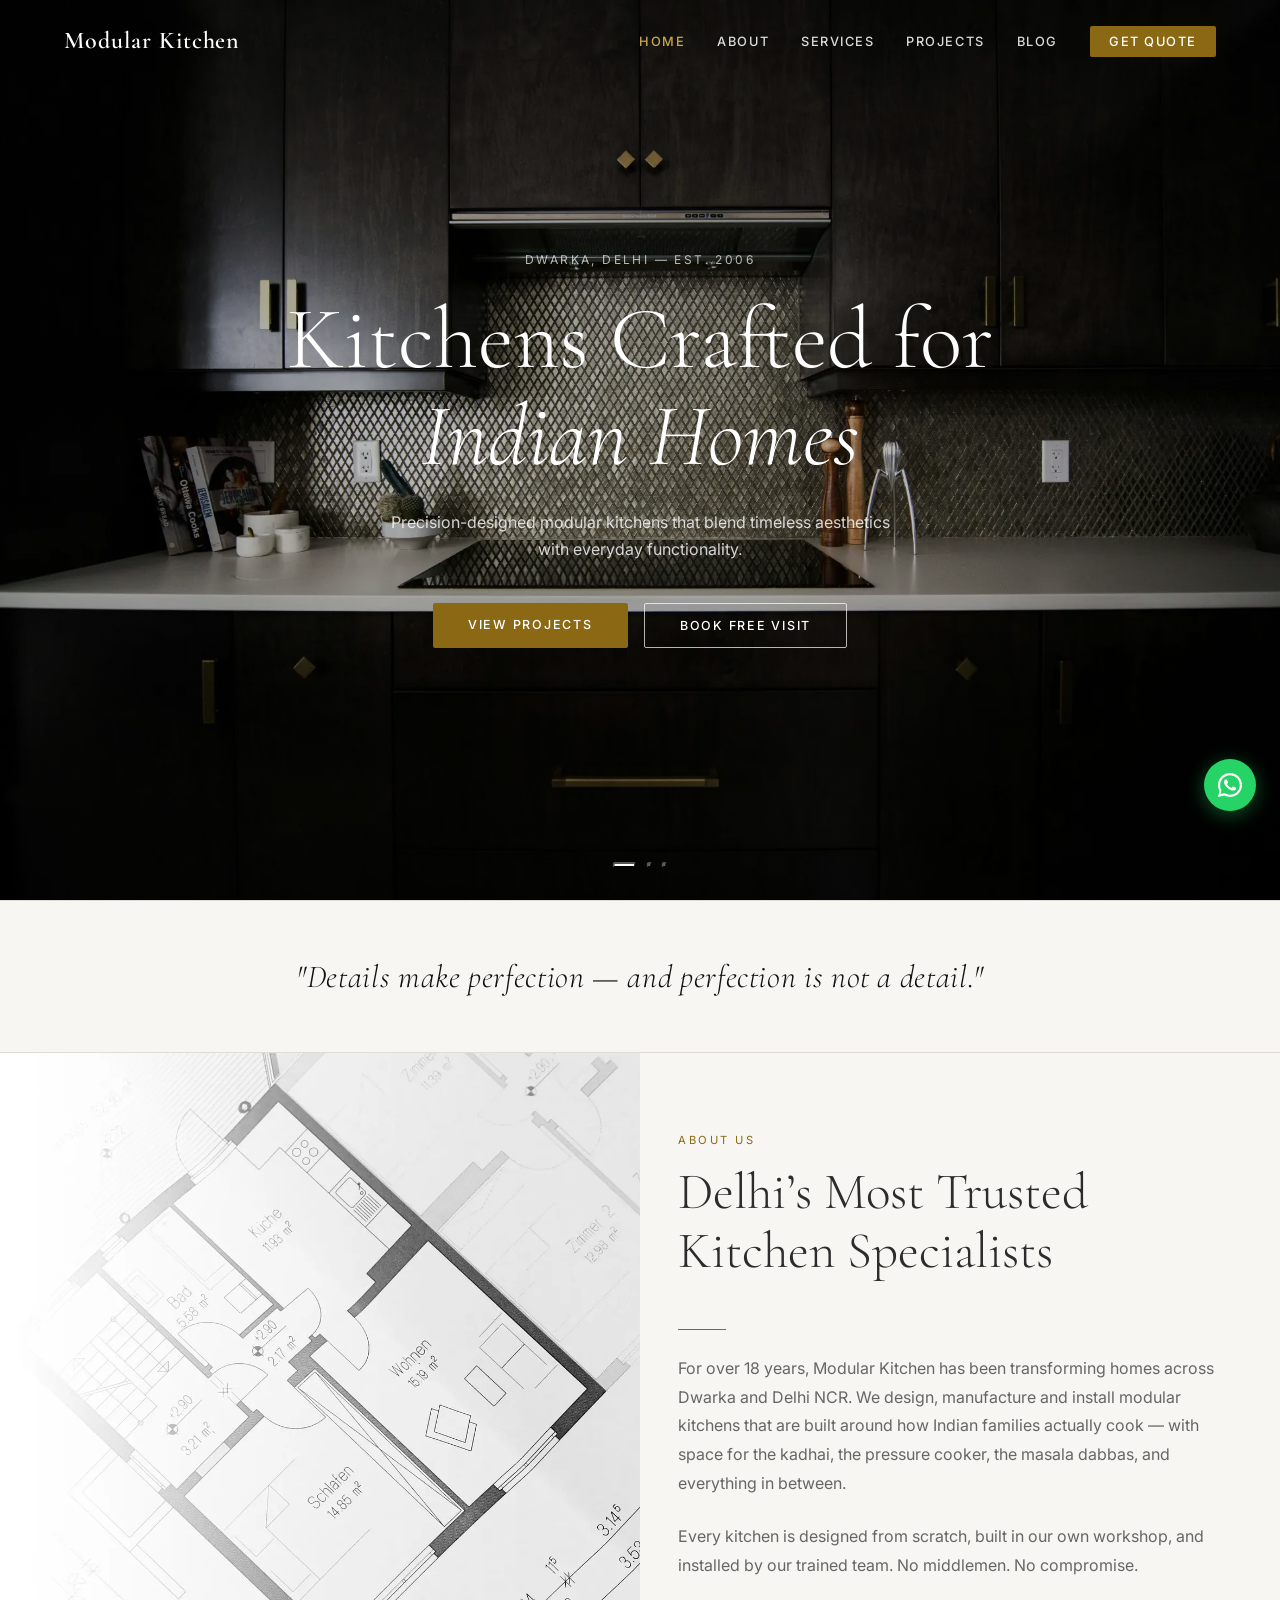
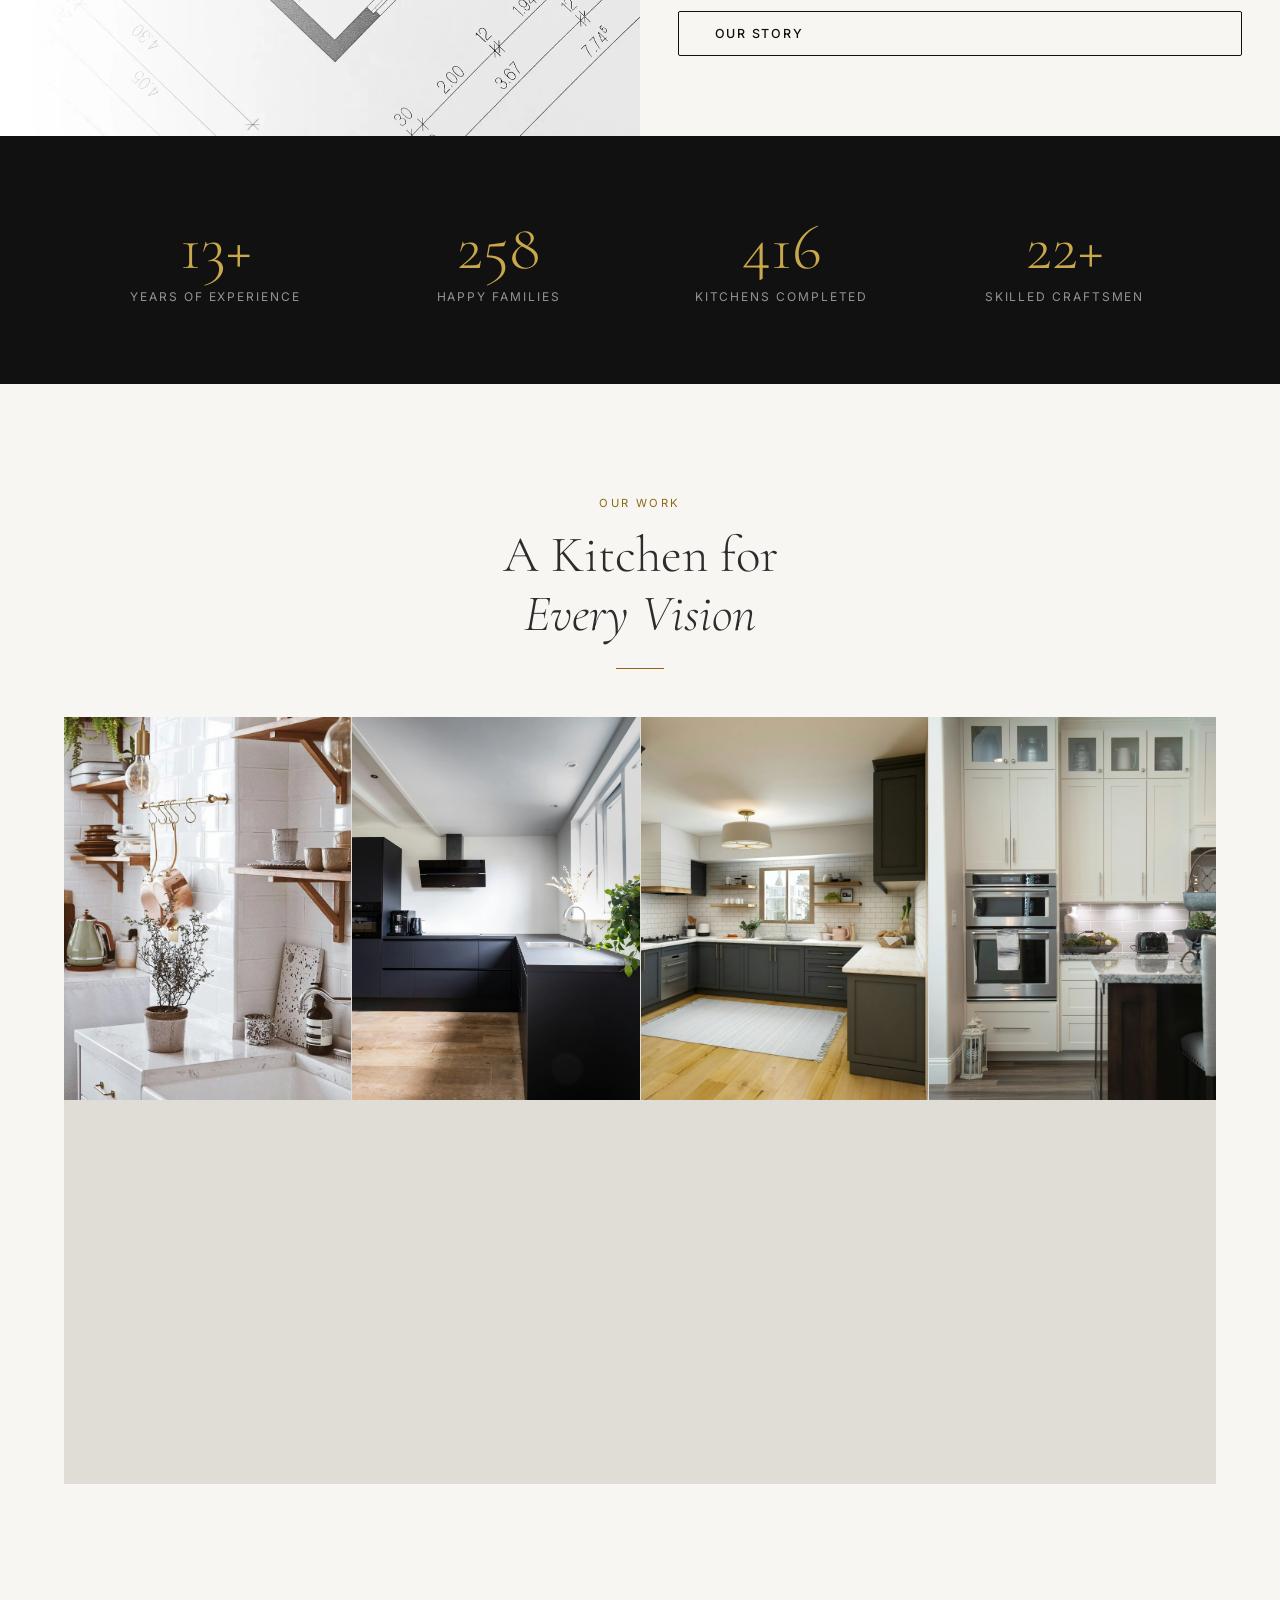
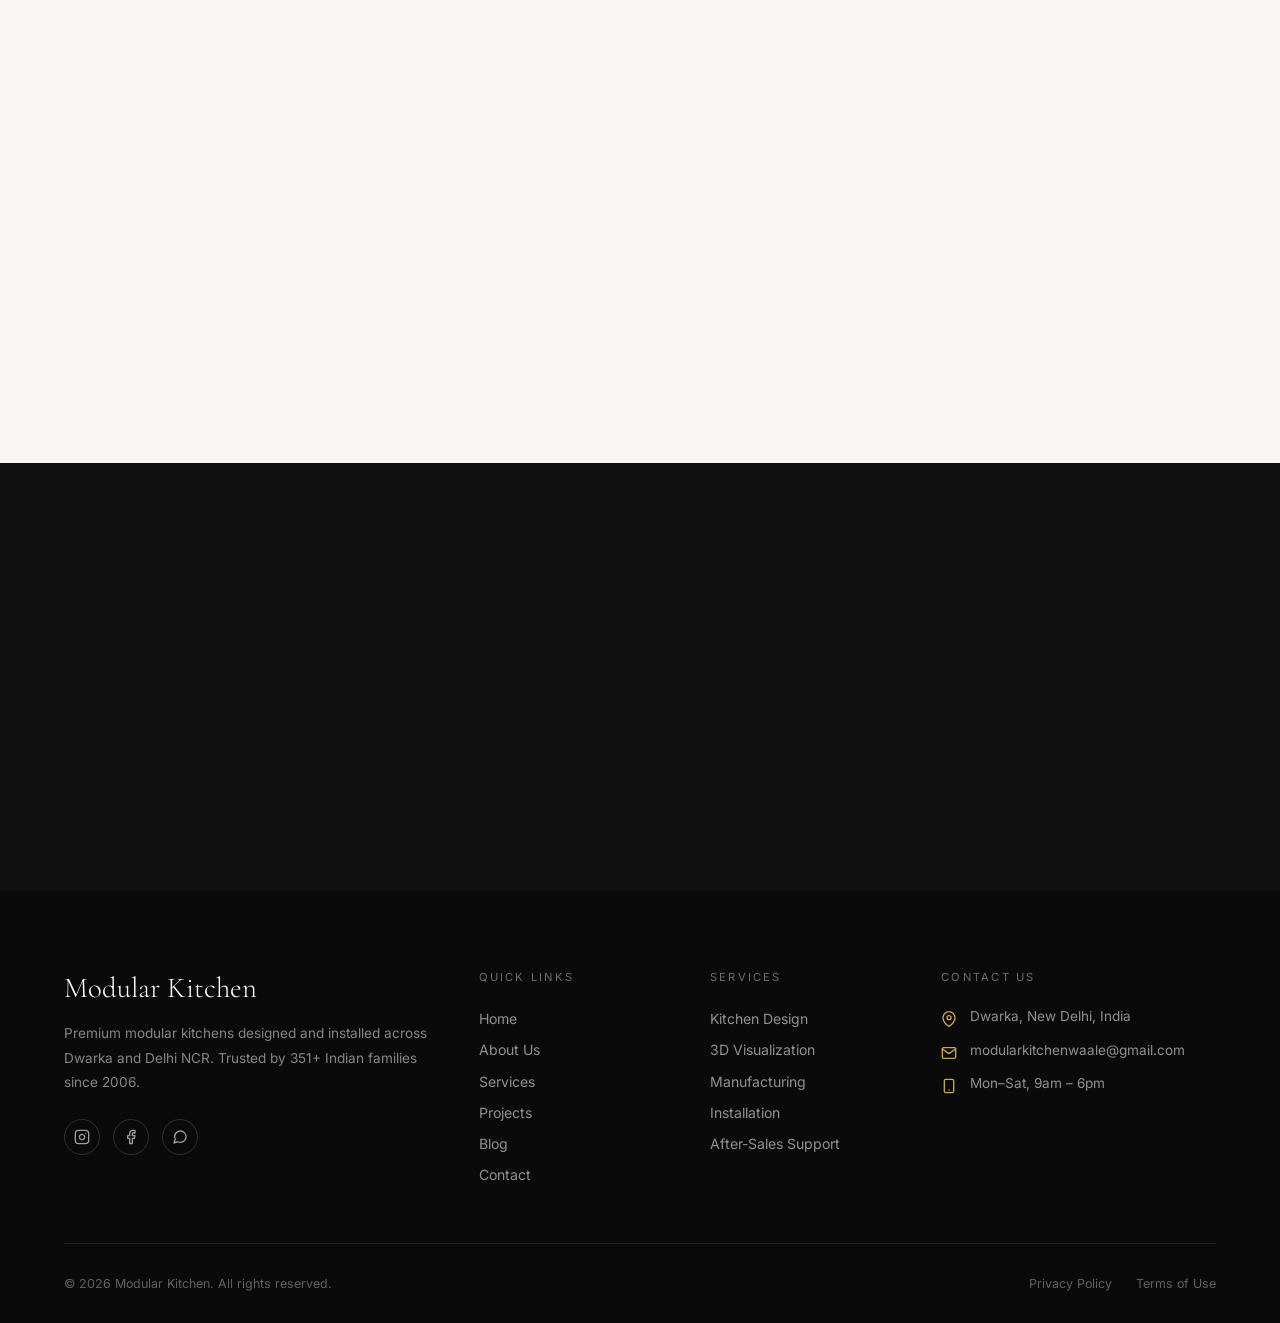
<file: index.html>
<!DOCTYPE html>
<html lang="en">
<head>
<meta charset="UTF-8">
<meta name="viewport" content="width=device-width, initial-scale=1.0">
<title>Modular Kitchen | Best Modular Kitchen Designer in Dwarka, Delhi</title>
<meta name="description" content="Modular Kitchen designs and installs premium modular kitchens in Dwarka, Delhi. 18+ years experience, 564+ completed projects. Get a free home visit & consultation today.">
<meta name="keywords" content="modular kitchen Dwarka, modular kitchen Delhi, best modular kitchen, kitchen design Delhi, kitchen interior Dwarka, modular kitchen price Delhi">
<meta name="robots" content="index, follow">
<link rel="canonical" href="https://modularkitchen.in/">
<!-- Open Graph -->
<meta property="og:title" content="Modular Kitchen | Premium Kitchen Designer in Dwarka, Delhi">
<meta property="og:description" content="18+ years of crafting beautiful, functional modular kitchens across Delhi. Book your free consultation today.">
<meta property="og:image" content="images/bg_1.webp">
<meta property="og:type" content="website">
<meta property="og:url" content="https://modularkitchen.in/">
<!-- Schema.org -->
<script type="application/ld+json">
{"@context":"https://schema.org","@type":"LocalBusiness","name":"Modular Kitchen","description":"Premium modular kitchen designer and installer in Dwarka, Delhi with 18+ years of experience.","email":"modularkitchenwaale@gmail.com","address":{"@type":"PostalAddress","streetAddress":"Dwarka","addressLocality":"New Delhi","addressRegion":"Delhi","addressCountry":"IN"},"url":"https://modularkitchen.in","priceRange":"₹₹₹","openingHours":"Mo-Sa 09:00-18:00","hasMap":"https://maps.google.com/?q=Dwarka,Delhi","aggregateRating":{"@type":"AggregateRating","ratingValue":"4.9","reviewCount":"351"}}
</script>
<link rel="stylesheet" href="css/mk.css">
</head>
<body>

<!-- SCROLL PROGRESS -->
<div id="scroll-progress" aria-hidden="true"></div>

<!-- NAV -->
<nav class="site-nav" id="site-nav" aria-label="Main navigation">
  <a href="index.html" class="nav-logo" aria-label="Modular Kitchen Home">Modular Kitchen</a>
  <ul class="nav-links" role="list">
    <li><a href="index.html">Home</a></li>
    <li><a href="about.html">About</a></li>
    <li><a href="services.html">Services</a></li>
    <li><a href="project.html">Projects</a></li>
    <li><a href="blog.html">Blog</a></li>
    <li><a href="contact.html" class="nav-cta">Get Quote</a></li>
  </ul>
  <button class="nav-toggle" aria-label="Open menu" aria-expanded="false">
    <span></span><span></span><span></span>
  </button>
</nav>

<!-- MOBILE MENU -->
<nav class="nav-mobile" aria-label="Mobile navigation">
  <button class="nav-close" aria-label="Close menu">&times;</button>
  <a href="index.html">Home</a>
  <a href="about.html">About</a>
  <a href="services.html">Services</a>
  <a href="project.html">Projects</a>
  <a href="blog.html">Blog</a>
  <a href="contact.html">Get Quote</a>
</nav>

<!-- HERO -->
<section class="hero" aria-label="Homepage hero">
  <div class="hero-slide" style="background-image:url('images/bg_1.webp')" role="img" aria-label="Modern modular kitchen design"></div>
  <div class="hero-slide" style="background-image:url('images/bg_2.webp')" role="img" aria-label="Elegant kitchen interior"></div>
  <div class="hero-slide" style="background-image:url('images/bg_3.webp')" role="img" aria-label="Premium kitchen craftsmanship"></div>
  <div class="hero-overlay"></div>
  <div class="hero-content">
    <p class="hero-eyebrow">Dwarka, Delhi — Est. 2006</p>
    <h1>Kitchens Crafted for<br><em>Indian Homes</em></h1>
    <p class="hero-sub">Precision-designed modular kitchens that blend timeless aesthetics with everyday functionality.</p>
    <div style="display:flex;gap:1rem;flex-wrap:wrap;justify-content:center">
      <a href="project.html" class="btn btn-gold">View Projects</a>
      <a href="contact.html" class="btn btn-outline">Book Free Visit</a>
    </div>
  </div>
  <div class="hero-dots" aria-label="Slide navigation">
    <button class="hero-dot" aria-label="Slide 1"></button>
    <button class="hero-dot" aria-label="Slide 2"></button>
    <button class="hero-dot" aria-label="Slide 3"></button>
  </div>
</section>

<!-- TAGLINE -->
<div class="tagline-strip" data-reveal>
  <p>"Details make perfection &mdash; and perfection is not a detail."</p>
</div>

<!-- ABOUT SPLIT -->
<section class="split section-cream" aria-labelledby="about-heading">
  <div class="split-img" style="background-image:url('images/about.webp')" role="img" aria-label="Kitchen craftsmanship"></div>
  <div class="split-body">
    <span class="section-label" data-reveal>About Us</span>
    <h2 class="section-title" id="about-heading" data-reveal>Delhi&rsquo;s Most Trusted<br>Kitchen Specialists</h2>
    <div class="divider" data-reveal></div>
    <p class="section-body" data-reveal>For over 18 years, Modular Kitchen has been transforming homes across Dwarka and Delhi NCR. We design, manufacture and install modular kitchens that are built around how Indian families actually cook — with space for the kadhai, the pressure cooker, the masala dabbas, and everything in between.</p>
    <p class="section-body mt-3" data-reveal>Every kitchen is designed from scratch, built in our own workshop, and installed by our trained team. No middlemen. No compromise.</p>
    <a href="about.html" class="btn btn-outline-dark mt-4" data-reveal style="display:inline-block">Our Story</a>
  </div>
</section>

<!-- STATS -->
<section class="stats-bar" aria-label="Key statistics">
  <div class="stats-grid container">
    <div data-reveal>
      <div class="stat-number"><span class="counter-num" data-target="18" data-suffix="+">0</span></div>
      <div class="stat-label">Years of Experience</div>
    </div>
    <div data-reveal>
      <div class="stat-number"><span class="counter-num" data-target="351">0</span></div>
      <div class="stat-label">Happy Families</div>
    </div>
    <div data-reveal>
      <div class="stat-number"><span class="counter-num" data-target="564">0</span></div>
      <div class="stat-label">Kitchens Completed</div>
    </div>
    <div data-reveal>
      <div class="stat-number"><span class="counter-num" data-target="30" data-suffix="+">0</span></div>
      <div class="stat-label">Skilled Craftsmen</div>
    </div>
  </div>
</section>

<!-- PROJECTS PREVIEW -->
<section class="section" aria-labelledby="projects-heading">
  <div class="container text-center" style="margin-bottom:3rem">
    <span class="section-label" data-reveal>Our Work</span>
    <h2 class="section-title" id="projects-heading" data-reveal>A Kitchen for<br><em>Every Vision</em></h2>
    <div class="divider divider-center" data-reveal></div>
  </div>
  <div class="projects-grid" role="list">
    <div class="project-item" role="listitem" data-reveal>
      <img src="images/work-1.webp" alt="Modern L-shaped modular kitchen Dwarka" loading="lazy">
      <div class="project-overlay"></div>
      <p class="project-name">Modern L-Shape &mdash; Dwarka Sec 12</p>
    </div>
    <div class="project-item" role="listitem" data-reveal>
      <img src="images/work-2.webp" alt="Parallel kitchen with island Delhi" loading="lazy">
      <div class="project-overlay"></div>
      <p class="project-name">Parallel Kitchen &mdash; Janakpuri</p>
    </div>
    <div class="project-item" role="listitem" data-reveal>
      <img src="images/work-3.webp" alt="U-shaped kitchen interior design Delhi" loading="lazy">
      <div class="project-overlay"></div>
      <p class="project-name">U-Shape Premium &mdash; Rohini</p>
    </div>
    <div class="project-item" role="listitem" data-reveal>
      <img src="images/work-4.webp" alt="White minimalist kitchen Dwarka Delhi" loading="lazy">
      <div class="project-overlay"></div>
      <p class="project-name">Minimalist White &mdash; Dwarka Sec 6</p>
    </div>
    <div class="project-item" role="listitem" data-reveal>
      <img src="images/work-5.webp" alt="Dark tone modular kitchen" loading="lazy">
      <div class="project-overlay"></div>
      <p class="project-name">Dark Walnut Finish &mdash; Palam</p>
    </div>
    <div class="project-item" role="listitem" data-reveal>
      <img src="images/work-6.webp" alt="Open kitchen with dining area" loading="lazy">
      <div class="project-overlay"></div>
      <p class="project-name">Open Kitchen &mdash; Uttam Nagar</p>
    </div>
    <div class="project-item" role="listitem" data-reveal>
      <img src="images/work-7.webp" alt="Compact kitchen small apartment Delhi" loading="lazy">
      <div class="project-overlay"></div>
      <p class="project-name">Compact Studio &mdash; Dwarka Sec 4</p>
    </div>
    <div class="project-item" role="listitem" data-reveal>
      <img src="images/work-8.webp" alt="Luxury kitchen interior Dwarka" loading="lazy">
      <div class="project-overlay"></div>
      <p class="project-name">Luxury Finish &mdash; Rajouri Garden</p>
    </div>
  </div>
  <div class="text-center mt-5" data-reveal>
    <a href="project.html" class="btn btn-outline-dark">View All Projects</a>
  </div>
</section>

<!-- TESTIMONIALS -->
<section class="section section-cream" aria-labelledby="reviews-heading">
  <div class="container text-center" style="margin-bottom:3rem">
    <span class="section-label" data-reveal>Client Reviews</span>
    <h2 class="section-title" id="reviews-heading" data-reveal>What Our Customers Say</h2>
    <div class="divider divider-center" data-reveal></div>
  </div>
  <div class="container">
    <div class="testi-grid" role="list">
      <article class="testi-card" data-reveal role="listitem">
        <div class="testi-quote">&ldquo;</div>
        <p class="testi-text">Modular Kitchen transformed our small Dwarka flat kitchen completely. The team measured everything precisely, suggested a magic corner unit we didn&rsquo;t even know existed, and delivered on time. Absolutely love it.</p>
        <div class="testi-author">
          <img src="images/person_1.webp" alt="Priya Sharma" class="testi-avatar" loading="lazy">
          <div>
            <div class="testi-stars">&#9733;&#9733;&#9733;&#9733;&#9733;</div>
            <div class="testi-name">Priya Sharma</div>
            <div class="testi-role">Homeowner, Dwarka Sector 12</div>
          </div>
        </div>
      </article>
      <article class="testi-card" data-reveal role="listitem">
        <div class="testi-quote">&ldquo;</div>
        <p class="testi-text">Best decision we made for our new home. The quality of materials is excellent — no cheap MDF shortcuts. Our U-shaped kitchen looks straight out of a magazine. Highly recommend Modular Kitchen to anyone in Delhi.</p>
        <div class="testi-author">
          <img src="images/person_2.webp" alt="Rajesh Gupta" class="testi-avatar" loading="lazy">
          <div>
            <div class="testi-stars">&#9733;&#9733;&#9733;&#9733;&#9733;</div>
            <div class="testi-name">Rajesh Gupta</div>
            <div class="testi-role">Software Engineer, Rohini</div>
          </div>
        </div>
      </article>
      <article class="testi-card" data-reveal role="listitem">
        <div class="testi-quote">&ldquo;</div>
        <p class="testi-text">I was worried about managing the kitchen work while staying in the house. The team was professional, clean and finished everything in just 8 days. The parallel kitchen layout they suggested is perfect for Indian cooking.</p>
        <div class="testi-author">
          <img src="images/person_3.webp" alt="Ananya Iyer" class="testi-avatar" loading="lazy">
          <div>
            <div class="testi-stars">&#9733;&#9733;&#9733;&#9733;&#9733;</div>
            <div class="testi-name">Ananya Iyer</div>
            <div class="testi-role">Teacher, Janakpuri</div>
          </div>
        </div>
      </article>
    </div>
    <div class="text-center mt-5" data-reveal>
      <a href="contact.html" class="btn btn-dark">Book a Free Consultation</a>
    </div>
  </div>
</section>

<!-- BLOG PREVIEW -->
<section class="section" aria-labelledby="blog-heading">
  <div class="container">
    <div class="text-center" style="margin-bottom:3rem">
      <span class="section-label" data-reveal>Kitchen Tips &amp; Insights</span>
      <h2 class="section-title" id="blog-heading" data-reveal>From Our Blog</h2>
      <div class="divider divider-center" data-reveal></div>
    </div>
    <div class="blog-grid" id="blog-preview" style="grid-template-columns:repeat(2,1fr)" aria-live="polite">
      <!-- Loaded by JS from data/blogs.json -->
      <p style="color:var(--muted);font-size:.9rem">Loading articles&hellip;</p>
    </div>
    <div class="text-center mt-5" data-reveal>
      <a href="blog.html" class="btn btn-outline-dark">Read All Articles</a>
    </div>
  </div>
</section>

<!-- CTA STRIP -->
<section class="cta-strip" aria-labelledby="cta-heading">
  <h2 id="cta-heading" data-reveal>Ready to Transform<br><em>Your Kitchen?</em></h2>
  <p data-reveal>Get a free home visit and consultation — no obligation, no pressure.</p>
  <div data-reveal style="display:flex;gap:1rem;justify-content:center;flex-wrap:wrap">
    <a href="contact.html" class="btn btn-gold">Book Free Home Visit</a>
    <a href="mailto:modularkitchenwaale@gmail.com" class="btn btn-outline">Email Us</a>
  </div>
</section>

<!-- FOOTER -->
<footer class="site-footer" aria-label="Site footer">
  <div class="footer-grid container">
    <div>
      <p class="footer-brand-name">Modular Kitchen</p>
      <p class="footer-brand-desc">Premium modular kitchens designed and installed across Dwarka and Delhi NCR. Trusted by 351+ Indian families since 2006.</p>
      <div class="footer-social">
        <a href="https://instagram.com" target="_blank" rel="noopener" aria-label="Instagram">
          <svg width="16" height="16" viewBox="0 0 24 24" fill="none" stroke="currentColor" stroke-width="2" stroke-linecap="round" stroke-linejoin="round"><rect x="2" y="2" width="20" height="20" rx="5" ry="5"/><path d="M16 11.37A4 4 0 1 1 12.63 8 4 4 0 0 1 16 11.37z"/><line x1="17.5" y1="6.5" x2="17.51" y2="6.5"/></svg>
        </a>
        <a href="https://facebook.com" target="_blank" rel="noopener" aria-label="Facebook">
          <svg width="16" height="16" viewBox="0 0 24 24" fill="none" stroke="currentColor" stroke-width="2" stroke-linecap="round" stroke-linejoin="round"><path d="M18 2h-3a5 5 0 0 0-5 5v3H7v4h3v8h4v-8h3l1-4h-4V7a1 1 0 0 1 1-1h3z"/></svg>
        </a>
        <a href="https://wa.me/91XXXXXXXXXX" target="_blank" rel="noopener" aria-label="WhatsApp">
          <svg width="16" height="16" viewBox="0 0 24 24" fill="none" stroke="currentColor" stroke-width="2" stroke-linecap="round" stroke-linejoin="round"><path d="M21 11.5a8.38 8.38 0 0 1-.9 3.8 8.5 8.5 0 0 1-7.6 4.7 8.38 8.38 0 0 1-3.8-.9L3 21l1.9-5.7a8.38 8.38 0 0 1-.9-3.8 8.5 8.5 0 0 1 4.7-7.6 8.38 8.38 0 0 1 3.8-.9h.5a8.48 8.48 0 0 1 8 8v.5z"/></svg>
        </a>
      </div>
    </div>
    <div>
      <p class="footer-heading">Quick Links</p>
      <ul class="footer-links">
        <li><a href="index.html">Home</a></li>
        <li><a href="about.html">About Us</a></li>
        <li><a href="services.html">Services</a></li>
        <li><a href="project.html">Projects</a></li>
        <li><a href="blog.html">Blog</a></li>
        <li><a href="contact.html">Contact</a></li>
      </ul>
    </div>
    <div>
      <p class="footer-heading">Services</p>
      <ul class="footer-links">
        <li><a href="services.html">Kitchen Design</a></li>
        <li><a href="services.html">3D Visualization</a></li>
        <li><a href="services.html">Manufacturing</a></li>
        <li><a href="services.html">Installation</a></li>
        <li><a href="services.html">After-Sales Support</a></li>
      </ul>
    </div>
    <div>
      <p class="footer-heading">Contact Us</p>
      <div class="footer-contact-item">
        <svg width="16" height="16" viewBox="0 0 24 24" fill="none" stroke="currentColor" stroke-width="2" stroke-linecap="round" stroke-linejoin="round"><path d="M21 10c0 7-9 13-9 13s-9-6-9-13a9 9 0 0 1 18 0z"/><circle cx="12" cy="10" r="3"/></svg>
        <span>Dwarka, New Delhi, India</span>
      </div>
      <div class="footer-contact-item">
        <svg width="16" height="16" viewBox="0 0 24 24" fill="none" stroke="currentColor" stroke-width="2" stroke-linecap="round" stroke-linejoin="round"><path d="M4 4h16c1.1 0 2 .9 2 2v12c0 1.1-.9 2-2 2H4c-1.1 0-2-.9-2-2V6c0-1.1.9-2 2-2z"/><polyline points="22,6 12,13 2,6"/></svg>
        <a href="mailto:modularkitchenwaale@gmail.com" style="color:inherit">modularkitchenwaale@gmail.com</a>
      </div>
      <div class="footer-contact-item">
        <svg width="16" height="16" viewBox="0 0 24 24" fill="none" stroke="currentColor" stroke-width="2" stroke-linecap="round" stroke-linejoin="round"><rect x="5" y="2" width="14" height="20" rx="2" ry="2"/><line x1="12" y1="18" x2="12.01" y2="18"/></svg>
        <span>Mon–Sat, 9am – 6pm</span>
      </div>
    </div>
  </div>
  <div class="footer-bottom container">
    <p class="footer-copy">&copy; <script>document.write(new Date().getFullYear())</script> Modular Kitchen. All rights reserved.</p>
    <div class="footer-legal">
      <a href="#">Privacy Policy</a>
      <a href="#">Terms of Use</a>
    </div>
  </div>
</footer>

<!-- FLOATING BUTTONS -->
<div class="float-group" aria-label="Utility buttons">
  <a href="https://wa.me/91XXXXXXXXXX" class="float-wa" target="_blank" rel="noopener" aria-label="Chat on WhatsApp">
    <svg width="24" height="24" viewBox="0 0 24 24" fill="currentColor"><path d="M17.472 14.382c-.297-.149-1.758-.867-2.03-.967-.273-.099-.471-.148-.67.15-.197.297-.767.966-.94 1.164-.173.199-.347.223-.644.075-.297-.15-1.255-.463-2.39-1.475-.883-.788-1.48-1.761-1.653-2.059-.173-.297-.018-.458.13-.606.134-.133.298-.347.446-.52.149-.174.198-.298.298-.497.099-.198.05-.371-.025-.52-.075-.149-.669-1.612-.916-2.207-.242-.579-.487-.5-.669-.51-.173-.008-.371-.01-.57-.01-.198 0-.52.074-.792.372-.272.297-1.04 1.016-1.04 2.479 0 1.462 1.065 2.875 1.213 3.074.149.198 2.096 3.2 5.077 4.487.709.306 1.262.489 1.694.625.712.227 1.36.195 1.871.118.571-.085 1.758-.719 2.006-1.413.248-.694.248-1.289.173-1.413-.074-.124-.272-.198-.57-.347z"/><path d="M12 0C5.373 0 0 5.373 0 12c0 2.126.554 4.12 1.523 5.857L0 24l6.337-1.498A11.95 11.95 0 0012 24c6.627 0 12-5.373 12-12S18.627 0 12 0zm0 21.818c-1.957 0-3.782-.528-5.348-1.449l-.383-.227-3.764.889.952-3.671-.249-.396A9.787 9.787 0 012.182 12C2.182 6.573 6.573 2.182 12 2.182S21.818 6.573 21.818 12 17.427 21.818 12 21.818z"/></svg>
  </a>
  <button class="float-top" id="back-to-top" aria-label="Back to top">
    <svg width="16" height="16" viewBox="0 0 24 24" fill="none" stroke="currentColor" stroke-width="2.5" stroke-linecap="round" stroke-linejoin="round"><polyline points="18 15 12 9 6 15"/></svg>
  </button>
</div>

<script src="js/mk.js"></script>
</body>
</html>
</file>
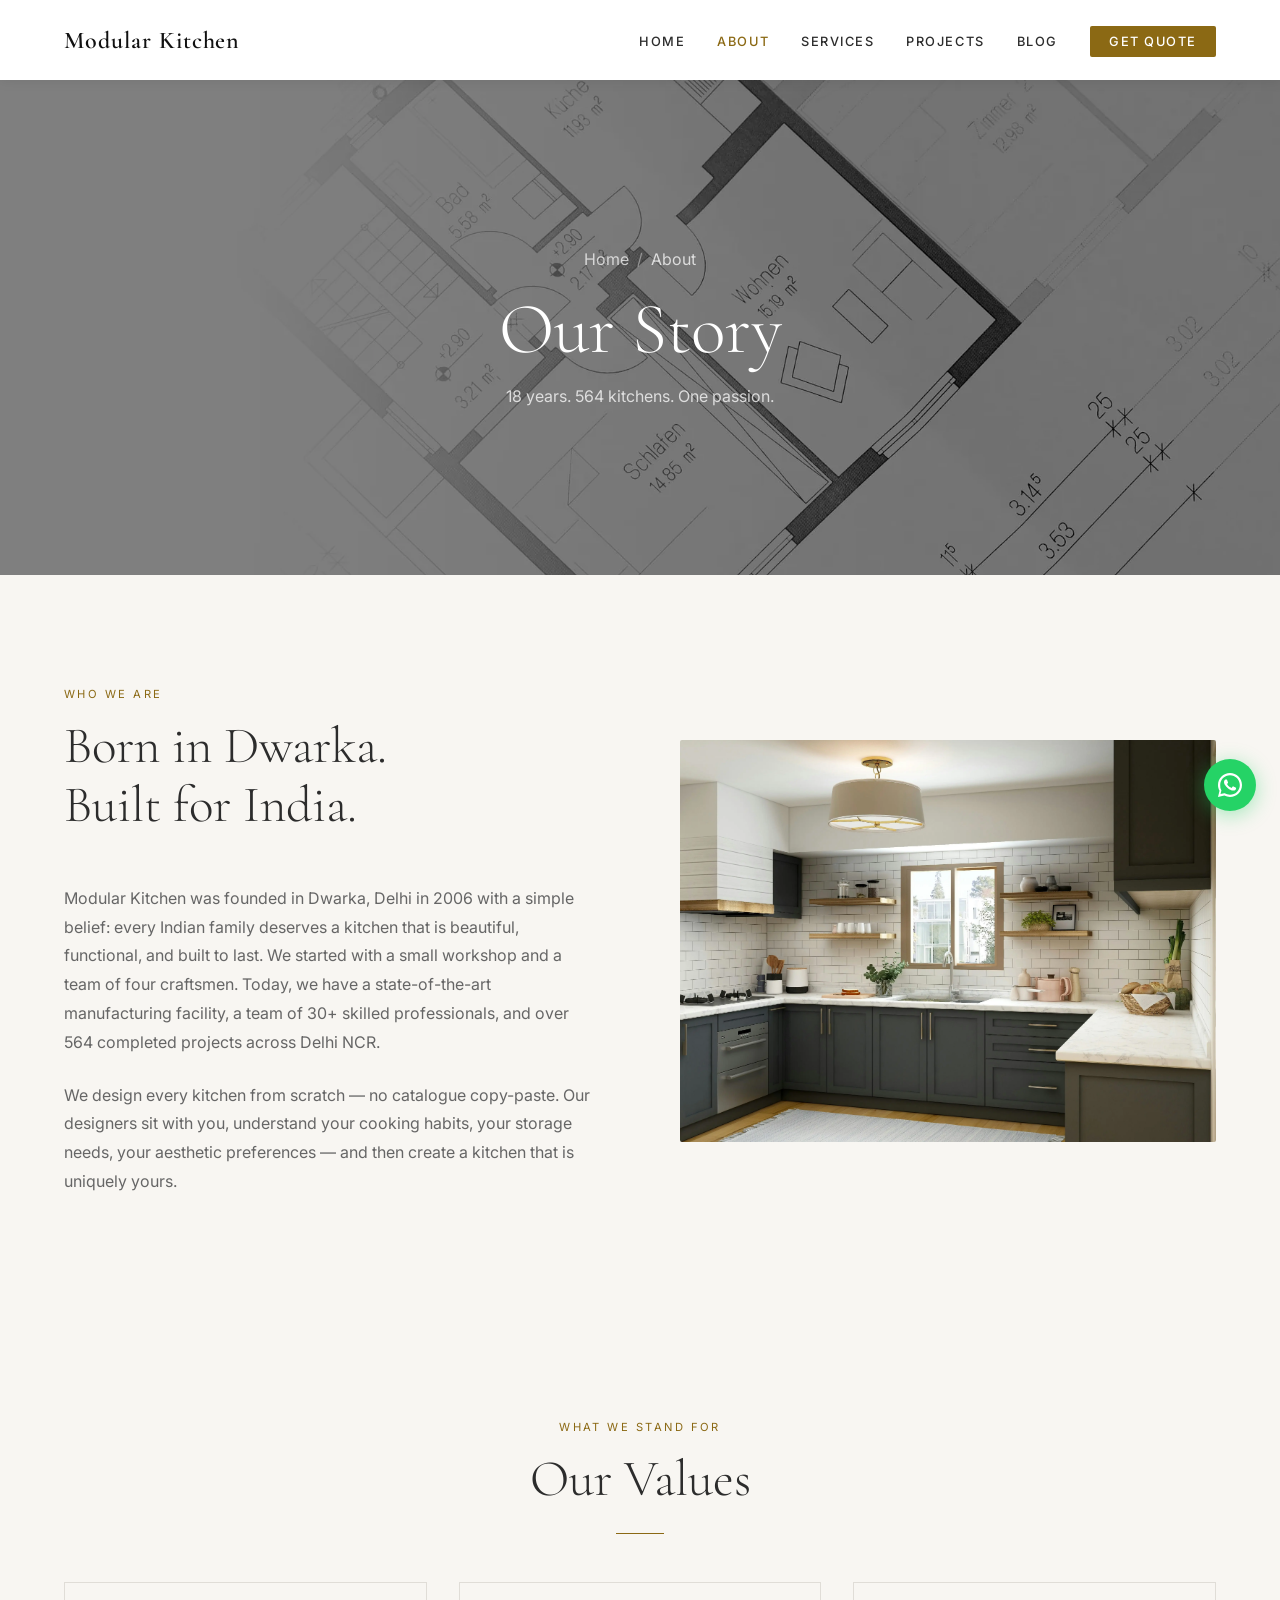
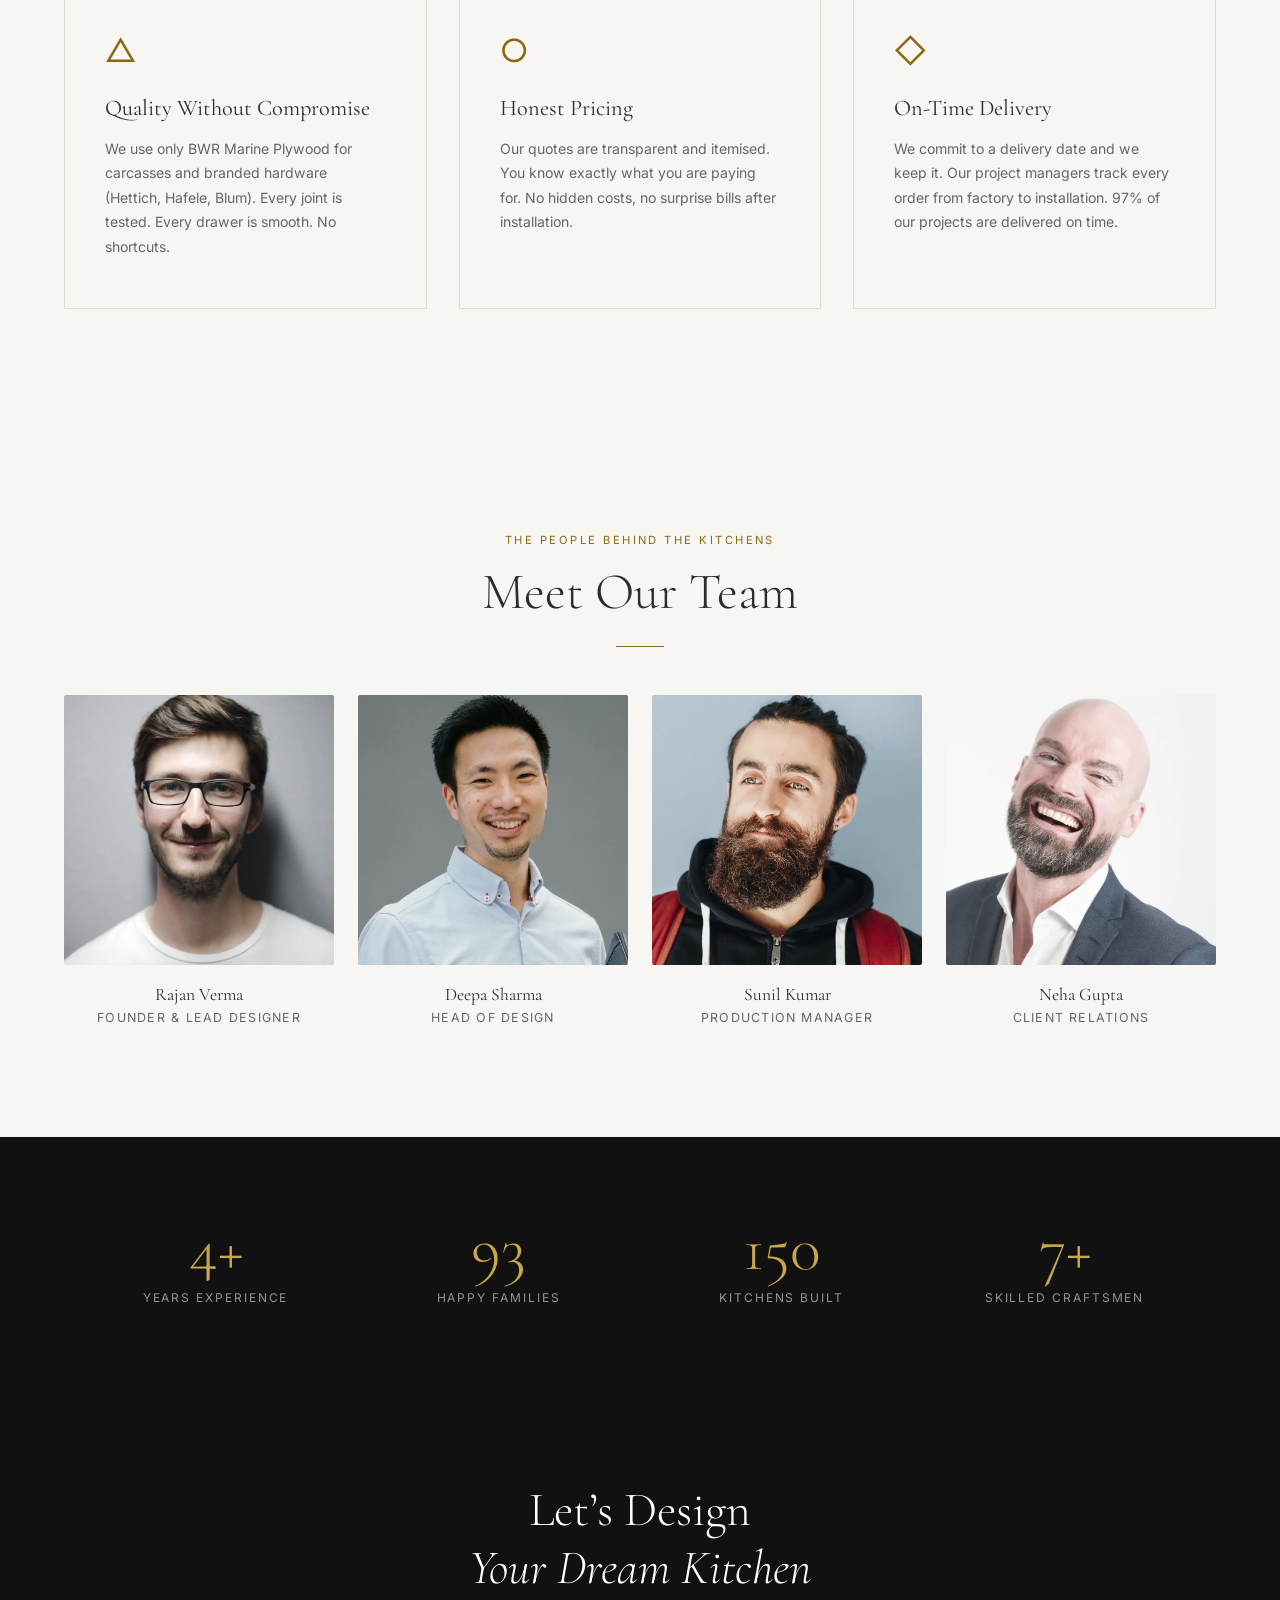
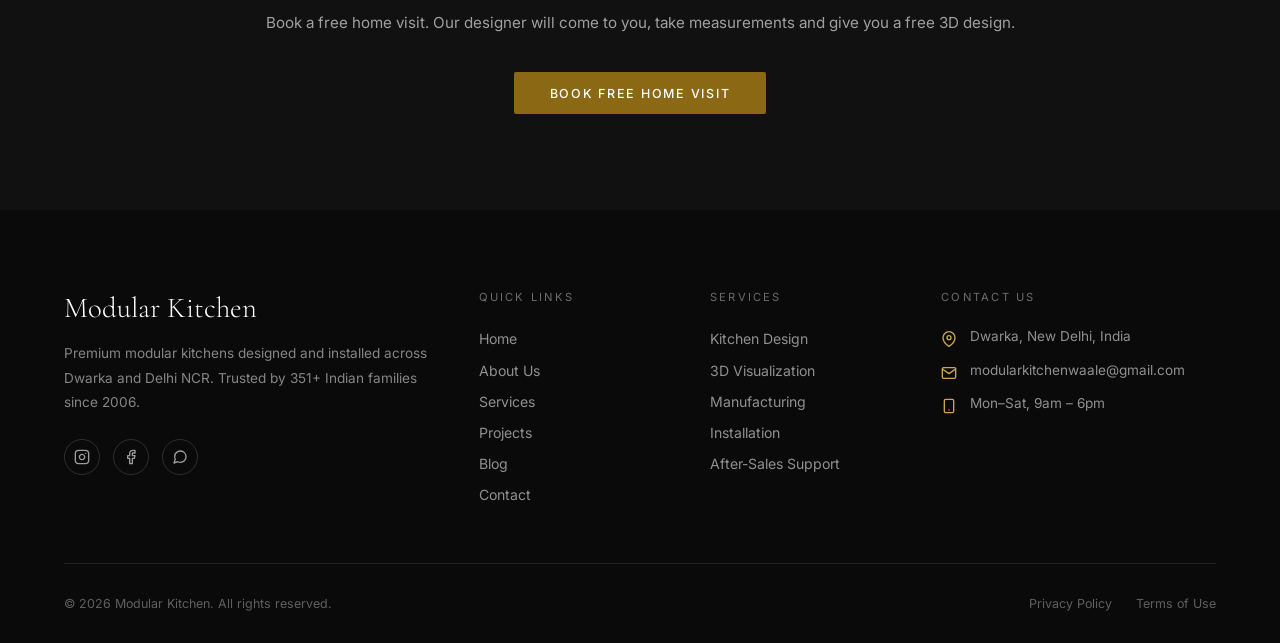
<file: about.html>
<!DOCTYPE html>
<html lang="en">
<head>
<meta charset="UTF-8">
<meta name="viewport" content="width=device-width, initial-scale=1.0">
<title>About Us | Modular Kitchen — Dwarka, Delhi</title>
<meta name="description" content="Learn about Modular Kitchen — 18+ years of designing premium modular kitchens in Dwarka and Delhi NCR. Meet our team and discover our story.">
<meta name="robots" content="index, follow">
<link rel="canonical" href="https://modularkitchen.in/about.html">
<meta property="og:title" content="About Modular Kitchen | Kitchen Designers Dwarka Delhi">
<meta property="og:description" content="18+ years of crafting premium modular kitchens for Indian homes. Meet the team behind Modular Kitchen.">
<meta property="og:image" content="images/about.webp">
<link rel="stylesheet" href="css/mk.css">
</head>
<body>

<!-- SCROLL PROGRESS -->
<div id="scroll-progress" aria-hidden="true"></div>

<!-- NAV -->
<nav class="site-nav scrolled" id="site-nav" aria-label="Main navigation">
  <a href="index.html" class="nav-logo" style="color:var(--dark)" aria-label="Modular Kitchen Home">Modular Kitchen</a>
  <ul class="nav-links" role="list">
    <li><a href="index.html">Home</a></li>
    <li><a href="about.html">About</a></li>
    <li><a href="services.html">Services</a></li>
    <li><a href="project.html">Projects</a></li>
    <li><a href="blog.html">Blog</a></li>
    <li><a href="contact.html" class="nav-cta">Get Quote</a></li>
  </ul>
  <button class="nav-toggle" aria-label="Open menu"><span></span><span></span><span></span></button>
</nav>
<nav class="nav-mobile" aria-label="Mobile navigation">
  <button class="nav-close" aria-label="Close menu">&times;</button>
  <a href="index.html">Home</a><a href="about.html">About</a><a href="services.html">Services</a>
  <a href="project.html">Projects</a><a href="blog.html">Blog</a><a href="contact.html">Get Quote</a>
</nav>

<!-- PAGE HERO -->
<header class="page-hero" style="background-image:url('images/about.webp')" aria-label="About page hero">
  <div class="page-hero-content">
    <p class="breadcrumb"><a href="index.html">Home</a><span>/</span>About</p>
    <h1>Our Story</h1>
    <p>18 years. 564 kitchens. One passion.</p>
  </div>
</header>

<!-- STORY -->
<section class="section">
  <div class="container">
    <div class="grid-2" style="gap:5rem;align-items:center">
      <div>
        <span class="section-label" data-reveal>Who We Are</span>
        <h2 class="section-title" data-reveal>Born in Dwarka.<br>Built for India.</h2>
        <div class="divider" data-reveal></div>
        <p class="section-body" data-reveal>Modular Kitchen was founded in Dwarka, Delhi in 2006 with a simple belief: every Indian family deserves a kitchen that is beautiful, functional, and built to last. We started with a small workshop and a team of four craftsmen. Today, we have a state-of-the-art manufacturing facility, a team of 30+ skilled professionals, and over 564 completed projects across Delhi NCR.</p>
        <p class="section-body mt-3" data-reveal>We design every kitchen from scratch — no catalogue copy-paste. Our designers sit with you, understand your cooking habits, your storage needs, your aesthetic preferences — and then create a kitchen that is uniquely yours.</p>
      </div>
      <div>
        <img src="images/img.webp" alt="Modular Kitchen workshop and team" loading="lazy" style="width:100%;object-fit:cover;aspect-ratio:4/3;border-radius:2px" data-reveal="right">
      </div>
    </div>
  </div>
</section>

<!-- VALUES -->
<section class="section section-cream" aria-labelledby="values-heading">
  <div class="container text-center" style="margin-bottom:3rem">
    <span class="section-label" data-reveal>What We Stand For</span>
    <h2 class="section-title" id="values-heading" data-reveal>Our Values</h2>
    <div class="divider divider-center" data-reveal></div>
  </div>
  <div class="container">
    <div class="services-grid">
      <div class="service-card" data-reveal>
        <div class="service-icon">&#9651;</div>
        <h3>Quality Without Compromise</h3>
        <p>We use only BWR Marine Plywood for carcasses and branded hardware (Hettich, Hafele, Blum). Every joint is tested. Every drawer is smooth. No shortcuts.</p>
      </div>
      <div class="service-card" data-reveal>
        <div class="service-icon">&#9675;</div>
        <h3>Honest Pricing</h3>
        <p>Our quotes are transparent and itemised. You know exactly what you are paying for. No hidden costs, no surprise bills after installation.</p>
      </div>
      <div class="service-card" data-reveal>
        <div class="service-icon">&#9671;</div>
        <h3>On-Time Delivery</h3>
        <p>We commit to a delivery date and we keep it. Our project managers track every order from factory to installation. 97% of our projects are delivered on time.</p>
      </div>
    </div>
  </div>
</section>

<!-- TEAM -->
<section class="section" aria-labelledby="team-heading">
  <div class="container">
    <div class="text-center" style="margin-bottom:3rem">
      <span class="section-label" data-reveal>The People Behind the Kitchens</span>
      <h2 class="section-title" id="team-heading" data-reveal>Meet Our Team</h2>
      <div class="divider divider-center" data-reveal></div>
    </div>
    <div class="team-grid">
      <div class="team-card" data-reveal>
        <img src="images/staff-1.webp" alt="Rajan Verma - Founder" class="team-img" loading="lazy">
        <p class="team-name">Rajan Verma</p>
        <p class="team-role">Founder &amp; Lead Designer</p>
      </div>
      <div class="team-card" data-reveal>
        <img src="images/staff-2.webp" alt="Deepa Sharma - Design Head" class="team-img" loading="lazy">
        <p class="team-name">Deepa Sharma</p>
        <p class="team-role">Head of Design</p>
      </div>
      <div class="team-card" data-reveal>
        <img src="images/staff-3.webp" alt="Sunil Kumar - Production Manager" class="team-img" loading="lazy">
        <p class="team-name">Sunil Kumar</p>
        <p class="team-role">Production Manager</p>
      </div>
      <div class="team-card" data-reveal>
        <img src="images/staff-4.webp" alt="Neha Gupta - Client Relations" class="team-img" loading="lazy">
        <p class="team-name">Neha Gupta</p>
        <p class="team-role">Client Relations</p>
      </div>
    </div>
  </div>
</section>

<!-- STATS -->
<section class="stats-bar" aria-label="Key statistics">
  <div class="stats-grid container">
    <div data-reveal><div class="stat-number"><span class="counter-num" data-target="18" data-suffix="+">0</span></div><div class="stat-label">Years Experience</div></div>
    <div data-reveal><div class="stat-number"><span class="counter-num" data-target="351">0</span></div><div class="stat-label">Happy Families</div></div>
    <div data-reveal><div class="stat-number"><span class="counter-num" data-target="564">0</span></div><div class="stat-label">Kitchens Built</div></div>
    <div data-reveal><div class="stat-number"><span class="counter-num" data-target="30" data-suffix="+">0</span></div><div class="stat-label">Skilled Craftsmen</div></div>
  </div>
</section>

<!-- CTA -->
<section class="cta-strip" aria-labelledby="cta-heading">
  <h2 id="cta-heading" data-reveal>Let&rsquo;s Design<br><em>Your Dream Kitchen</em></h2>
  <p data-reveal>Book a free home visit. Our designer will come to you, take measurements and give you a free 3D design.</p>
  <a href="contact.html" class="btn btn-gold" data-reveal>Book Free Home Visit</a>
</section>

<!-- FOOTER -->
<footer class="site-footer" aria-label="Site footer">
  <div class="footer-grid container">
    <div>
      <p class="footer-brand-name">Modular Kitchen</p>
      <p class="footer-brand-desc">Premium modular kitchens designed and installed across Dwarka and Delhi NCR. Trusted by 351+ Indian families since 2006.</p>
      <div class="footer-social">
        <a href="https://instagram.com" target="_blank" rel="noopener" aria-label="Instagram"><svg width="16" height="16" viewBox="0 0 24 24" fill="none" stroke="currentColor" stroke-width="2" stroke-linecap="round" stroke-linejoin="round"><rect x="2" y="2" width="20" height="20" rx="5" ry="5"/><path d="M16 11.37A4 4 0 1 1 12.63 8 4 4 0 0 1 16 11.37z"/><line x1="17.5" y1="6.5" x2="17.51" y2="6.5"/></svg></a>
        <a href="https://facebook.com" target="_blank" rel="noopener" aria-label="Facebook"><svg width="16" height="16" viewBox="0 0 24 24" fill="none" stroke="currentColor" stroke-width="2" stroke-linecap="round" stroke-linejoin="round"><path d="M18 2h-3a5 5 0 0 0-5 5v3H7v4h3v8h4v-8h3l1-4h-4V7a1 1 0 0 1 1-1h3z"/></svg></a>
        <a href="https://wa.me/91XXXXXXXXXX" target="_blank" rel="noopener" aria-label="WhatsApp"><svg width="16" height="16" viewBox="0 0 24 24" fill="none" stroke="currentColor" stroke-width="2" stroke-linecap="round" stroke-linejoin="round"><path d="M21 11.5a8.38 8.38 0 0 1-.9 3.8 8.5 8.5 0 0 1-7.6 4.7 8.38 8.38 0 0 1-3.8-.9L3 21l1.9-5.7a8.38 8.38 0 0 1-.9-3.8 8.5 8.5 0 0 1 4.7-7.6 8.38 8.38 0 0 1 3.8-.9h.5a8.48 8.48 0 0 1 8 8v.5z"/></svg></a>
      </div>
    </div>
    <div><p class="footer-heading">Quick Links</p><ul class="footer-links"><li><a href="index.html">Home</a></li><li><a href="about.html">About Us</a></li><li><a href="services.html">Services</a></li><li><a href="project.html">Projects</a></li><li><a href="blog.html">Blog</a></li><li><a href="contact.html">Contact</a></li></ul></div>
    <div><p class="footer-heading">Services</p><ul class="footer-links"><li><a href="services.html">Kitchen Design</a></li><li><a href="services.html">3D Visualization</a></li><li><a href="services.html">Manufacturing</a></li><li><a href="services.html">Installation</a></li><li><a href="services.html">After-Sales Support</a></li></ul></div>
    <div>
      <p class="footer-heading">Contact Us</p>
      <div class="footer-contact-item"><svg width="16" height="16" viewBox="0 0 24 24" fill="none" stroke="currentColor" stroke-width="2" stroke-linecap="round" stroke-linejoin="round"><path d="M21 10c0 7-9 13-9 13s-9-6-9-13a9 9 0 0 1 18 0z"/><circle cx="12" cy="10" r="3"/></svg><span>Dwarka, New Delhi, India</span></div>
      <div class="footer-contact-item"><svg width="16" height="16" viewBox="0 0 24 24" fill="none" stroke="currentColor" stroke-width="2" stroke-linecap="round" stroke-linejoin="round"><path d="M4 4h16c1.1 0 2 .9 2 2v12c0 1.1-.9 2-2 2H4c-1.1 0-2-.9-2-2V6c0-1.1.9-2 2-2z"/><polyline points="22,6 12,13 2,6"/></svg><a href="mailto:modularkitchenwaale@gmail.com" style="color:inherit">modularkitchenwaale@gmail.com</a></div>
      <div class="footer-contact-item"><svg width="16" height="16" viewBox="0 0 24 24" fill="none" stroke="currentColor" stroke-width="2" stroke-linecap="round" stroke-linejoin="round"><rect x="5" y="2" width="14" height="20" rx="2" ry="2"/><line x1="12" y1="18" x2="12.01" y2="18"/></svg><span>Mon–Sat, 9am – 6pm</span></div>
    </div>
  </div>
  <div class="footer-bottom container">
    <p class="footer-copy">&copy; <script>document.write(new Date().getFullYear())</script> Modular Kitchen. All rights reserved.</p>
    <div class="footer-legal"><a href="#">Privacy Policy</a><a href="#">Terms of Use</a></div>
  </div>
</footer>

<!-- FLOATING BUTTONS -->
<div class="float-group" aria-label="Utility buttons">
  <a href="https://wa.me/91XXXXXXXXXX" class="float-wa" target="_blank" rel="noopener" aria-label="Chat on WhatsApp">
    <svg width="24" height="24" viewBox="0 0 24 24" fill="currentColor"><path d="M17.472 14.382c-.297-.149-1.758-.867-2.03-.967-.273-.099-.471-.148-.67.15-.197.297-.767.966-.94 1.164-.173.199-.347.223-.644.075-.297-.15-1.255-.463-2.39-1.475-.883-.788-1.48-1.761-1.653-2.059-.173-.297-.018-.458.13-.606.134-.133.298-.347.446-.52.149-.174.198-.298.298-.497.099-.198.05-.371-.025-.52-.075-.149-.669-1.612-.916-2.207-.242-.579-.487-.5-.669-.51-.173-.008-.371-.01-.57-.01-.198 0-.52.074-.792.372-.272.297-1.04 1.016-1.04 2.479 0 1.462 1.065 2.875 1.213 3.074.149.198 2.096 3.2 5.077 4.487.709.306 1.262.489 1.694.625.712.227 1.36.195 1.871.118.571-.085 1.758-.719 2.006-1.413.248-.694.248-1.289.173-1.413-.074-.124-.272-.198-.57-.347z"/><path d="M12 0C5.373 0 0 5.373 0 12c0 2.126.554 4.12 1.523 5.857L0 24l6.337-1.498A11.95 11.95 0 0012 24c6.627 0 12-5.373 12-12S18.627 0 12 0zm0 21.818c-1.957 0-3.782-.528-5.348-1.449l-.383-.227-3.764.889.952-3.671-.249-.396A9.787 9.787 0 012.182 12C2.182 6.573 6.573 2.182 12 2.182S21.818 6.573 21.818 12 17.427 21.818 12 21.818z"/></svg>
  </a>
  <button class="float-top" id="back-to-top" aria-label="Back to top">
    <svg width="16" height="16" viewBox="0 0 24 24" fill="none" stroke="currentColor" stroke-width="2.5" stroke-linecap="round" stroke-linejoin="round"><polyline points="18 15 12 9 6 15"/></svg>
  </button>
</div>

<script src="js/mk.js"></script>
</body>
</html>
</file>
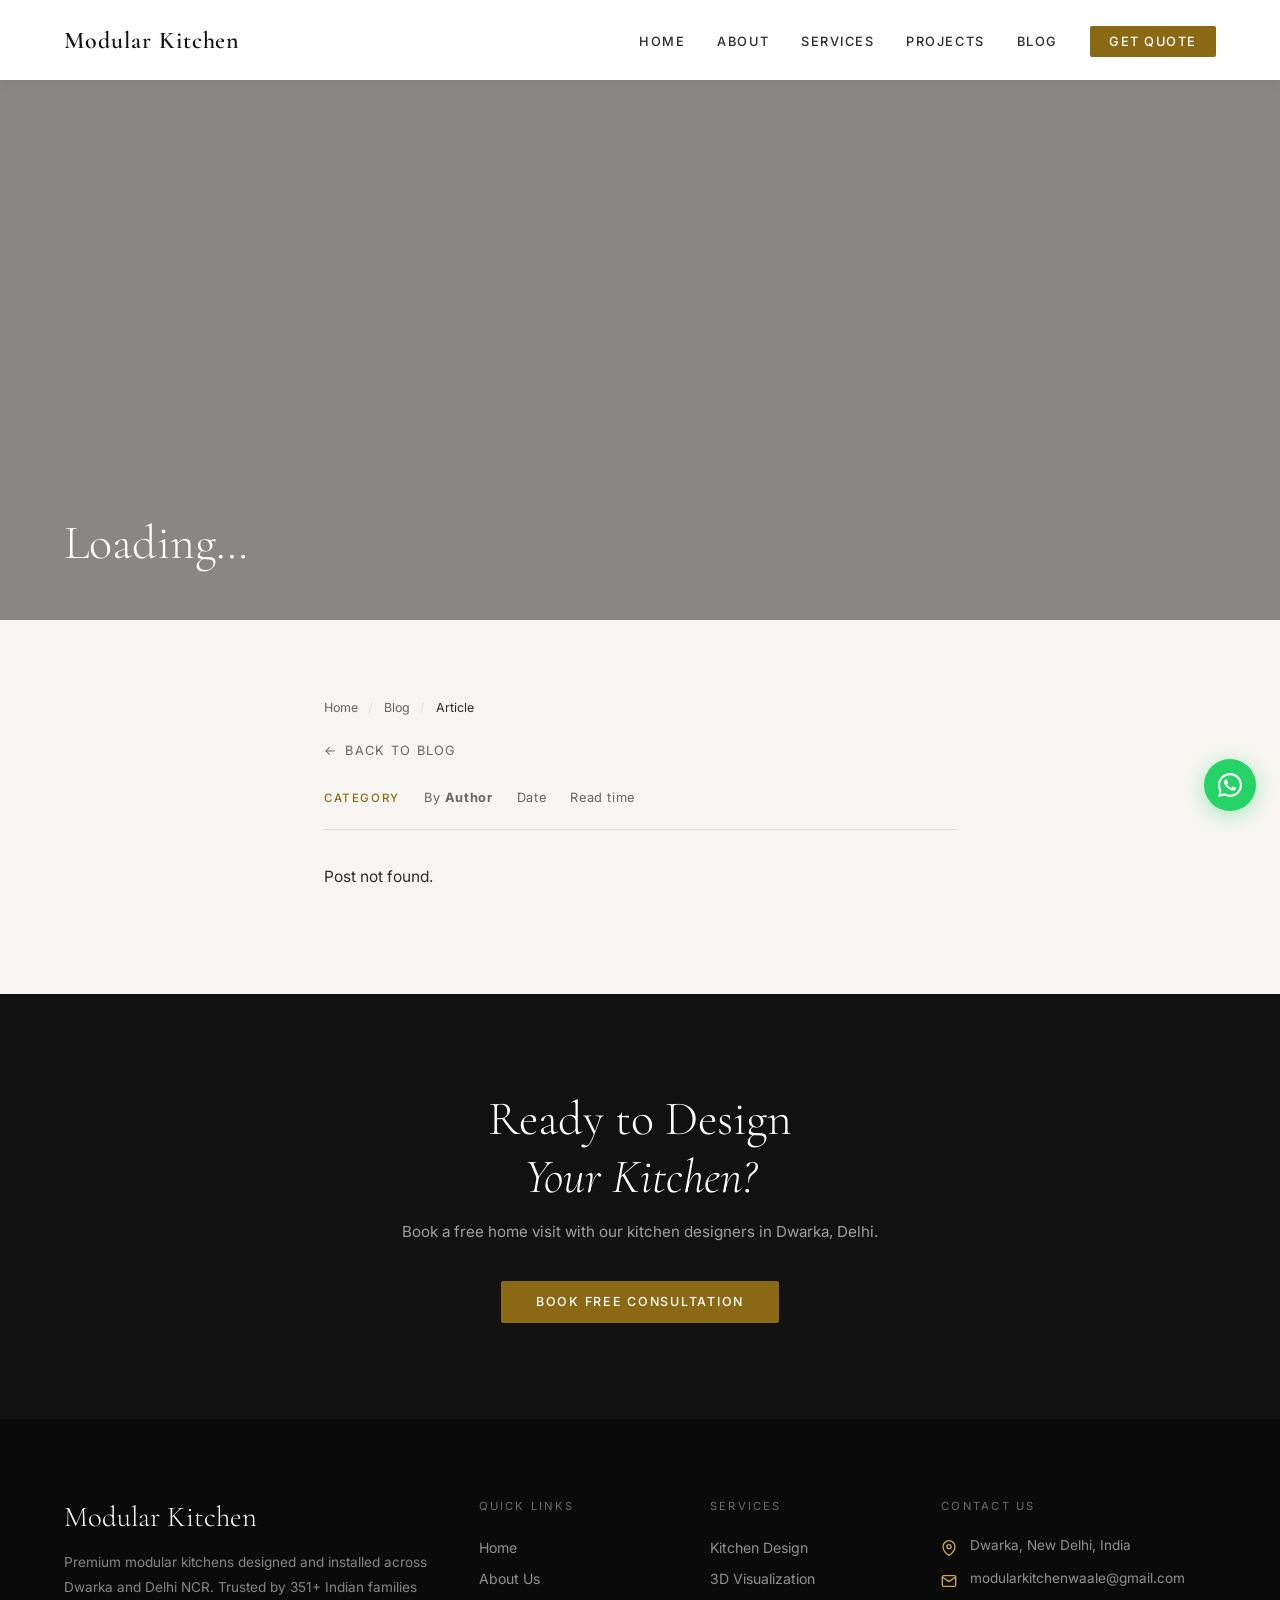
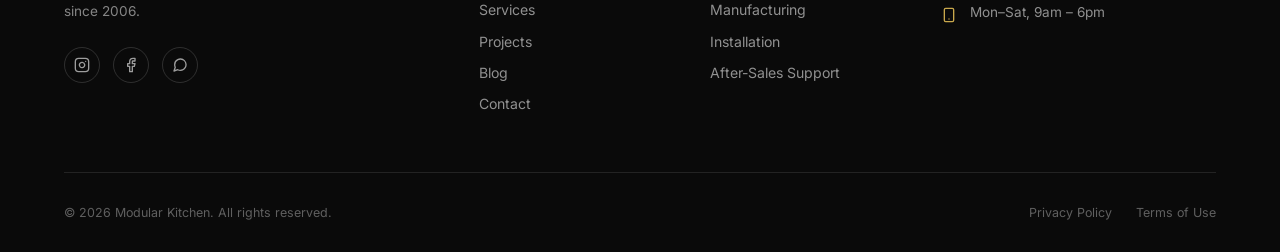
<file: blog-single.html>
<!DOCTYPE html>
<html lang="en">
<head>
<meta charset="UTF-8">
<meta name="viewport" content="width=device-width, initial-scale=1.0">
<title id="page-title">Blog Article | Modular Kitchen</title>
<meta name="robots" content="index, follow">
<link rel="stylesheet" href="css/mk.css">
<style>
.bs-hero{height:60vh;min-height:380px;background-size:cover;background-position:center;position:relative;margin-top:var(--nav-h)}
.bs-hero::before{content:'';position:absolute;inset:0;background:rgba(0,0,0,.45)}
.bs-hero-inner{position:absolute;inset:0;display:flex;align-items:flex-end;padding:3rem 5%}
.bs-hero-title{font-family:var(--serif);font-size:clamp(1.8rem,4vw,3rem);font-weight:300;color:#fff;max-width:800px}
.blog-article-wrap{max-width:760px;margin:0 auto;padding:5rem 5%}
.blog-article-meta{display:flex;gap:1.5rem;flex-wrap:wrap;align-items:center;margin-bottom:2rem;padding-bottom:1.5rem;border-bottom:1px solid var(--border)}
.blog-article-meta span{font-size:.8rem;color:var(--muted);letter-spacing:.05em}
.blog-article-meta .bs-cat{color:var(--gold);font-weight:500;text-transform:uppercase;font-size:.72rem;letter-spacing:.14em}
#blog-article h2{font-family:var(--serif);font-size:1.7rem;font-weight:400;margin:2.5rem 0 1rem;line-height:1.3}
#blog-article p{font-size:.97rem;line-height:1.9;color:var(--text);margin-bottom:1.4rem}
#blog-article strong{font-weight:600;color:var(--dark)}
.back-link{display:inline-flex;align-items:center;gap:.5rem;font-size:.8rem;color:var(--muted);letter-spacing:.1em;text-transform:uppercase;margin-bottom:2rem;transition:.3s}
.back-link:hover{color:var(--gold)}
.back-link::before{content:'←'}
</style>
</head>
<body>

<!-- SCROLL PROGRESS -->
<div id="scroll-progress" aria-hidden="true"></div>

<!-- NAV -->
<nav class="site-nav scrolled" id="site-nav" aria-label="Main navigation">
  <a href="index.html" class="nav-logo" style="color:var(--dark)">Modular Kitchen</a>
  <ul class="nav-links" role="list">
    <li><a href="index.html">Home</a></li>
    <li><a href="about.html">About</a></li>
    <li><a href="services.html">Services</a></li>
    <li><a href="project.html">Projects</a></li>
    <li><a href="blog.html">Blog</a></li>
    <li><a href="contact.html" class="nav-cta">Get Quote</a></li>
  </ul>
  <button class="nav-toggle" aria-label="Open menu"><span></span><span></span><span></span></button>
</nav>
<nav class="nav-mobile" aria-label="Mobile navigation">
  <button class="nav-close" aria-label="Close menu">&times;</button>
  <a href="index.html">Home</a><a href="about.html">About</a><a href="services.html">Services</a>
  <a href="project.html">Projects</a><a href="blog.html">Blog</a><a href="contact.html">Get Quote</a>
</nav>

<!-- HERO -->
<div class="bs-hero" role="img" aria-label="Blog article hero image">
  <div class="bs-hero-inner">
    <h1 class="bs-hero-title">Loading&hellip;</h1>
  </div>
</div>

<!-- ARTICLE -->
<div class="blog-article-wrap">
  <nav aria-label="Breadcrumb" style="margin-bottom:1.5rem">
    <p style="font-size:.78rem;color:var(--muted)">
      <a href="index.html" style="color:var(--muted)">Home</a>
      <span style="margin:0 .4rem;color:var(--border)">/</span>
      <a href="blog.html" style="color:var(--muted)">Blog</a>
      <span style="margin:0 .4rem;color:var(--border)">/</span>
      <span class="bs-breadcrumb-title" style="color:var(--text)">Article</span>
    </p>
  </nav>
  <a href="blog.html" class="back-link">Back to Blog</a>
  <div class="blog-article-meta">
    <span class="bs-cat">Category</span>
    <span>By <strong class="bs-author">Author</strong></span>
    <span class="bs-date">Date</span>
    <span class="bs-read">Read time</span>
  </div>
  <div id="blog-article" aria-live="polite">
    <p style="color:var(--muted)">Loading article&hellip;</p>
  </div>
</div>

<!-- CTA -->
<section class="cta-strip" aria-labelledby="cta-heading">
  <h2 id="cta-heading" data-reveal>Ready to Design<br><em>Your Kitchen?</em></h2>
  <p data-reveal>Book a free home visit with our kitchen designers in Dwarka, Delhi.</p>
  <a href="contact.html" class="btn btn-gold" data-reveal>Book Free Consultation</a>
</section>

<!-- FOOTER -->
<footer class="site-footer" aria-label="Site footer">
  <div class="footer-grid container">
    <div>
      <p class="footer-brand-name">Modular Kitchen</p>
      <p class="footer-brand-desc">Premium modular kitchens designed and installed across Dwarka and Delhi NCR. Trusted by 351+ Indian families since 2006.</p>
      <div class="footer-social">
        <a href="https://instagram.com" target="_blank" rel="noopener" aria-label="Instagram"><svg width="16" height="16" viewBox="0 0 24 24" fill="none" stroke="currentColor" stroke-width="2" stroke-linecap="round" stroke-linejoin="round"><rect x="2" y="2" width="20" height="20" rx="5" ry="5"/><path d="M16 11.37A4 4 0 1 1 12.63 8 4 4 0 0 1 16 11.37z"/><line x1="17.5" y1="6.5" x2="17.51" y2="6.5"/></svg></a>
        <a href="https://facebook.com" target="_blank" rel="noopener" aria-label="Facebook"><svg width="16" height="16" viewBox="0 0 24 24" fill="none" stroke="currentColor" stroke-width="2" stroke-linecap="round" stroke-linejoin="round"><path d="M18 2h-3a5 5 0 0 0-5 5v3H7v4h3v8h4v-8h3l1-4h-4V7a1 1 0 0 1 1-1h3z"/></svg></a>
        <a href="https://wa.me/91XXXXXXXXXX" target="_blank" rel="noopener" aria-label="WhatsApp"><svg width="16" height="16" viewBox="0 0 24 24" fill="none" stroke="currentColor" stroke-width="2" stroke-linecap="round" stroke-linejoin="round"><path d="M21 11.5a8.38 8.38 0 0 1-.9 3.8 8.5 8.5 0 0 1-7.6 4.7 8.38 8.38 0 0 1-3.8-.9L3 21l1.9-5.7a8.38 8.38 0 0 1-.9-3.8 8.5 8.5 0 0 1 4.7-7.6 8.38 8.38 0 0 1 3.8-.9h.5a8.48 8.48 0 0 1 8 8v.5z"/></svg></a>
      </div>
    </div>
    <div><p class="footer-heading">Quick Links</p><ul class="footer-links"><li><a href="index.html">Home</a></li><li><a href="about.html">About Us</a></li><li><a href="services.html">Services</a></li><li><a href="project.html">Projects</a></li><li><a href="blog.html">Blog</a></li><li><a href="contact.html">Contact</a></li></ul></div>
    <div><p class="footer-heading">Services</p><ul class="footer-links"><li><a href="services.html">Kitchen Design</a></li><li><a href="services.html">3D Visualization</a></li><li><a href="services.html">Manufacturing</a></li><li><a href="services.html">Installation</a></li><li><a href="services.html">After-Sales Support</a></li></ul></div>
    <div>
      <p class="footer-heading">Contact Us</p>
      <div class="footer-contact-item"><svg width="16" height="16" viewBox="0 0 24 24" fill="none" stroke="currentColor" stroke-width="2" stroke-linecap="round" stroke-linejoin="round"><path d="M21 10c0 7-9 13-9 13s-9-6-9-13a9 9 0 0 1 18 0z"/><circle cx="12" cy="10" r="3"/></svg><span>Dwarka, New Delhi, India</span></div>
      <div class="footer-contact-item"><svg width="16" height="16" viewBox="0 0 24 24" fill="none" stroke="currentColor" stroke-width="2" stroke-linecap="round" stroke-linejoin="round"><path d="M4 4h16c1.1 0 2 .9 2 2v12c0 1.1-.9 2-2 2H4c-1.1 0-2-.9-2-2V6c0-1.1.9-2 2-2z"/><polyline points="22,6 12,13 2,6"/></svg><a href="mailto:modularkitchenwaale@gmail.com" style="color:inherit">modularkitchenwaale@gmail.com</a></div>
      <div class="footer-contact-item"><svg width="16" height="16" viewBox="0 0 24 24" fill="none" stroke="currentColor" stroke-width="2" stroke-linecap="round" stroke-linejoin="round"><rect x="5" y="2" width="14" height="20" rx="2" ry="2"/><line x1="12" y1="18" x2="12.01" y2="18"/></svg><span>Mon–Sat, 9am – 6pm</span></div>
    </div>
  </div>
  <div class="footer-bottom container">
    <p class="footer-copy">&copy; <script>document.write(new Date().getFullYear())</script> Modular Kitchen. All rights reserved.</p>
    <div class="footer-legal"><a href="#">Privacy Policy</a><a href="#">Terms of Use</a></div>
  </div>
</footer>

<!-- FLOATING BUTTONS -->
<div class="float-group" aria-label="Utility buttons">
  <a href="https://wa.me/91XXXXXXXXXX" class="float-wa" target="_blank" rel="noopener" aria-label="Chat on WhatsApp">
    <svg width="24" height="24" viewBox="0 0 24 24" fill="currentColor"><path d="M17.472 14.382c-.297-.149-1.758-.867-2.03-.967-.273-.099-.471-.148-.67.15-.197.297-.767.966-.94 1.164-.173.199-.347.223-.644.075-.297-.15-1.255-.463-2.39-1.475-.883-.788-1.48-1.761-1.653-2.059-.173-.297-.018-.458.13-.606.134-.133.298-.347.446-.52.149-.174.198-.298.298-.497.099-.198.05-.371-.025-.52-.075-.149-.669-1.612-.916-2.207-.242-.579-.487-.5-.669-.51-.173-.008-.371-.01-.57-.01-.198 0-.52.074-.792.372-.272.297-1.04 1.016-1.04 2.479 0 1.462 1.065 2.875 1.213 3.074.149.198 2.096 3.2 5.077 4.487.709.306 1.262.489 1.694.625.712.227 1.36.195 1.871.118.571-.085 1.758-.719 2.006-1.413.248-.694.248-1.289.173-1.413-.074-.124-.272-.198-.57-.347z"/><path d="M12 0C5.373 0 0 5.373 0 12c0 2.126.554 4.12 1.523 5.857L0 24l6.337-1.498A11.95 11.95 0 0012 24c6.627 0 12-5.373 12-12S18.627 0 12 0zm0 21.818c-1.957 0-3.782-.528-5.348-1.449l-.383-.227-3.764.889.952-3.671-.249-.396A9.787 9.787 0 012.182 12C2.182 6.573 6.573 2.182 12 2.182S21.818 6.573 21.818 12 17.427 21.818 12 21.818z"/></svg>
  </a>
  <button class="float-top" id="back-to-top" aria-label="Back to top">
    <svg width="16" height="16" viewBox="0 0 24 24" fill="none" stroke="currentColor" stroke-width="2.5" stroke-linecap="round" stroke-linejoin="round"><polyline points="18 15 12 9 6 15"/></svg>
  </button>
</div>

<script src="js/mk.js"></script>
</body>
</html>
</file>
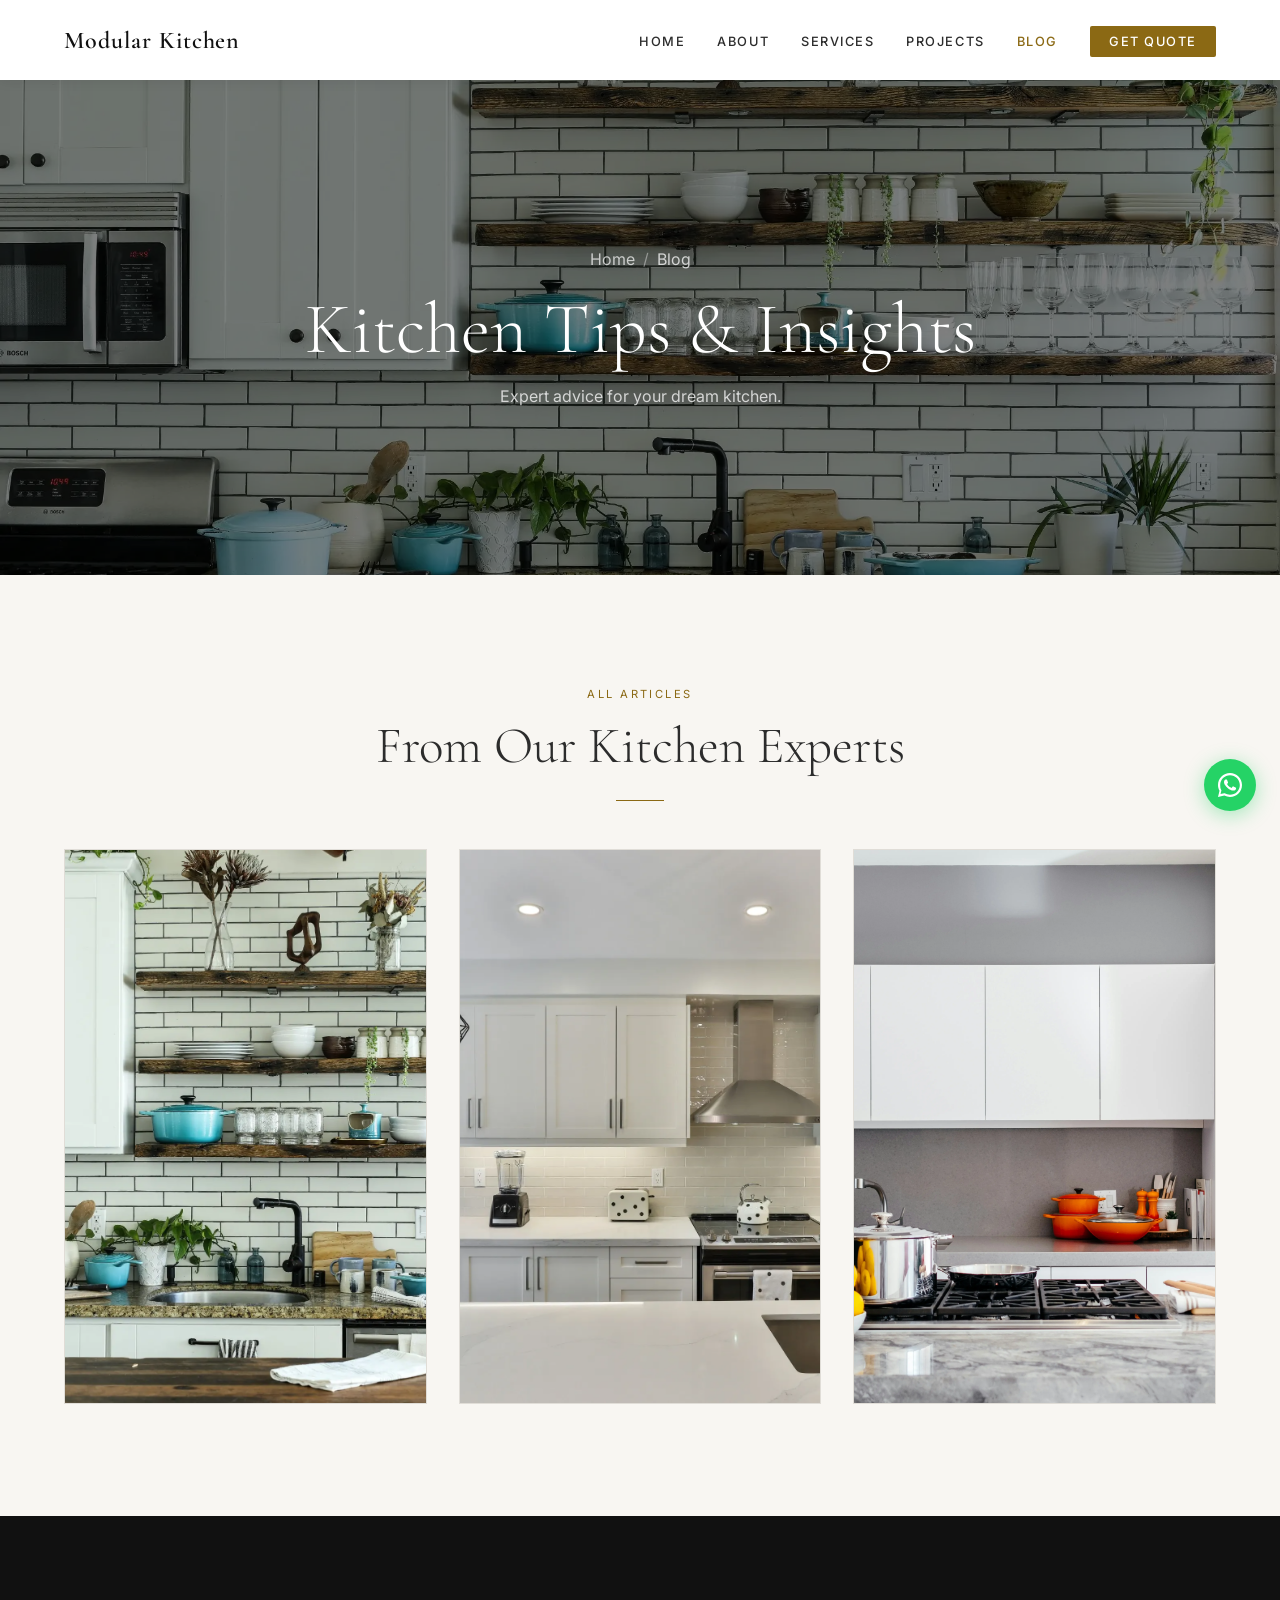
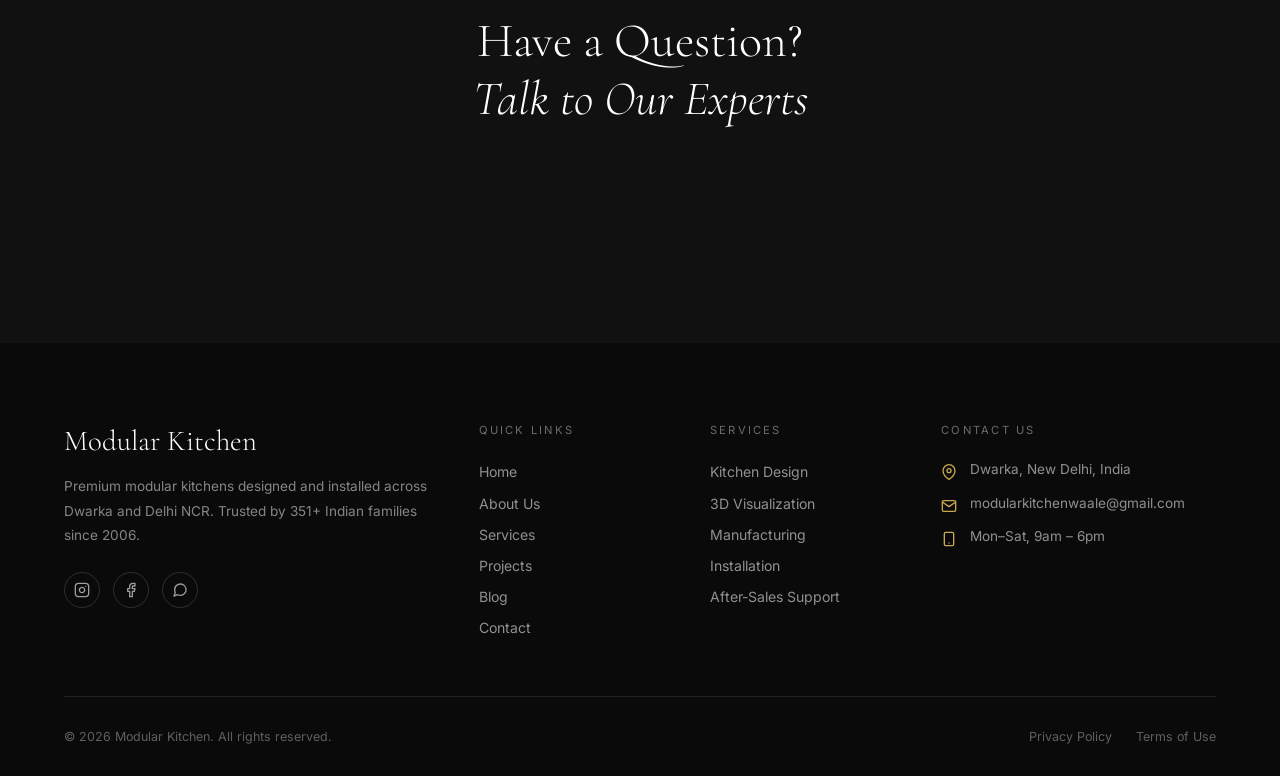
<file: blog.html>
<!DOCTYPE html>
<html lang="en">
<head>
<meta charset="UTF-8">
<meta name="viewport" content="width=device-width, initial-scale=1.0">
<title>Blog | Modular Kitchen — Kitchen Design Tips & Guides</title>
<meta name="description" content="Kitchen design tips, material guides, and storage ideas for Indian homes. Expert advice from Modular Kitchen, Dwarka Delhi.">
<meta name="robots" content="index, follow">
<link rel="canonical" href="https://modularkitchen.in/blog.html">
<meta property="og:title" content="Blog | Modular Kitchen Design Tips Delhi">
<meta property="og:description" content="Expert kitchen design tips, material guides, and storage ideas from Modular Kitchen Delhi.">
<meta property="og:image" content="images/image_1.webp">
<link rel="stylesheet" href="css/mk.css">
</head>
<body>

<!-- SCROLL PROGRESS -->
<div id="scroll-progress" aria-hidden="true"></div>

<!-- NAV -->
<nav class="site-nav scrolled" id="site-nav" aria-label="Main navigation">
  <a href="index.html" class="nav-logo" style="color:var(--dark)">Modular Kitchen</a>
  <ul class="nav-links" role="list">
    <li><a href="index.html">Home</a></li>
    <li><a href="about.html">About</a></li>
    <li><a href="services.html">Services</a></li>
    <li><a href="project.html">Projects</a></li>
    <li><a href="blog.html">Blog</a></li>
    <li><a href="contact.html" class="nav-cta">Get Quote</a></li>
  </ul>
  <button class="nav-toggle" aria-label="Open menu"><span></span><span></span><span></span></button>
</nav>
<nav class="nav-mobile" aria-label="Mobile navigation">
  <button class="nav-close" aria-label="Close menu">&times;</button>
  <a href="index.html">Home</a><a href="about.html">About</a><a href="services.html">Services</a>
  <a href="project.html">Projects</a><a href="blog.html">Blog</a><a href="contact.html">Get Quote</a>
</nav>

<!-- PAGE HERO -->
<header class="page-hero" style="background-image:url('images/image_1.webp')" aria-label="Blog hero">
  <div class="page-hero-content">
    <p class="breadcrumb"><a href="index.html">Home</a><span>/</span>Blog</p>
    <h1>Kitchen Tips &amp; Insights</h1>
    <p>Expert advice for your dream kitchen.</p>
  </div>
</header>

<!-- BLOG LIST -->
<section class="section" aria-labelledby="blog-heading">
  <div class="container">
    <div class="text-center" style="margin-bottom:3rem">
      <span class="section-label" data-reveal>All Articles</span>
      <h2 class="section-title" id="blog-heading" data-reveal>From Our Kitchen Experts</h2>
      <div class="divider divider-center" data-reveal></div>
    </div>
    <div class="blog-grid" id="blog-all" aria-live="polite">
      <p style="color:var(--muted);font-size:.9rem;grid-column:1/-1;text-align:center">Loading articles&hellip;</p>
    </div>
  </div>
</section>

<!-- CTA -->
<section class="cta-strip" aria-labelledby="cta-heading">
  <h2 id="cta-heading" data-reveal>Have a Question?<br><em>Talk to Our Experts</em></h2>
  <p data-reveal>Book a free consultation with our kitchen designers in Dwarka, Delhi.</p>
  <div data-reveal style="display:flex;gap:1rem;justify-content:center;flex-wrap:wrap">
    <a href="contact.html" class="btn btn-gold">Book Free Visit</a>
    <a href="mailto:modularkitchenwaale@gmail.com" class="btn btn-outline">Email Us</a>
  </div>
</section>

<!-- FOOTER -->
<footer class="site-footer" aria-label="Site footer">
  <div class="footer-grid container">
    <div>
      <p class="footer-brand-name">Modular Kitchen</p>
      <p class="footer-brand-desc">Premium modular kitchens designed and installed across Dwarka and Delhi NCR. Trusted by 351+ Indian families since 2006.</p>
      <div class="footer-social">
        <a href="https://instagram.com" target="_blank" rel="noopener" aria-label="Instagram"><svg width="16" height="16" viewBox="0 0 24 24" fill="none" stroke="currentColor" stroke-width="2" stroke-linecap="round" stroke-linejoin="round"><rect x="2" y="2" width="20" height="20" rx="5" ry="5"/><path d="M16 11.37A4 4 0 1 1 12.63 8 4 4 0 0 1 16 11.37z"/><line x1="17.5" y1="6.5" x2="17.51" y2="6.5"/></svg></a>
        <a href="https://facebook.com" target="_blank" rel="noopener" aria-label="Facebook"><svg width="16" height="16" viewBox="0 0 24 24" fill="none" stroke="currentColor" stroke-width="2" stroke-linecap="round" stroke-linejoin="round"><path d="M18 2h-3a5 5 0 0 0-5 5v3H7v4h3v8h4v-8h3l1-4h-4V7a1 1 0 0 1 1-1h3z"/></svg></a>
        <a href="https://wa.me/91XXXXXXXXXX" target="_blank" rel="noopener" aria-label="WhatsApp"><svg width="16" height="16" viewBox="0 0 24 24" fill="none" stroke="currentColor" stroke-width="2" stroke-linecap="round" stroke-linejoin="round"><path d="M21 11.5a8.38 8.38 0 0 1-.9 3.8 8.5 8.5 0 0 1-7.6 4.7 8.38 8.38 0 0 1-3.8-.9L3 21l1.9-5.7a8.38 8.38 0 0 1-.9-3.8 8.5 8.5 0 0 1 4.7-7.6 8.38 8.38 0 0 1 3.8-.9h.5a8.48 8.48 0 0 1 8 8v.5z"/></svg></a>
      </div>
    </div>
    <div><p class="footer-heading">Quick Links</p><ul class="footer-links"><li><a href="index.html">Home</a></li><li><a href="about.html">About Us</a></li><li><a href="services.html">Services</a></li><li><a href="project.html">Projects</a></li><li><a href="blog.html">Blog</a></li><li><a href="contact.html">Contact</a></li></ul></div>
    <div><p class="footer-heading">Services</p><ul class="footer-links"><li><a href="services.html">Kitchen Design</a></li><li><a href="services.html">3D Visualization</a></li><li><a href="services.html">Manufacturing</a></li><li><a href="services.html">Installation</a></li><li><a href="services.html">After-Sales Support</a></li></ul></div>
    <div>
      <p class="footer-heading">Contact Us</p>
      <div class="footer-contact-item"><svg width="16" height="16" viewBox="0 0 24 24" fill="none" stroke="currentColor" stroke-width="2" stroke-linecap="round" stroke-linejoin="round"><path d="M21 10c0 7-9 13-9 13s-9-6-9-13a9 9 0 0 1 18 0z"/><circle cx="12" cy="10" r="3"/></svg><span>Dwarka, New Delhi, India</span></div>
      <div class="footer-contact-item"><svg width="16" height="16" viewBox="0 0 24 24" fill="none" stroke="currentColor" stroke-width="2" stroke-linecap="round" stroke-linejoin="round"><path d="M4 4h16c1.1 0 2 .9 2 2v12c0 1.1-.9 2-2 2H4c-1.1 0-2-.9-2-2V6c0-1.1.9-2 2-2z"/><polyline points="22,6 12,13 2,6"/></svg><a href="mailto:modularkitchenwaale@gmail.com" style="color:inherit">modularkitchenwaale@gmail.com</a></div>
      <div class="footer-contact-item"><svg width="16" height="16" viewBox="0 0 24 24" fill="none" stroke="currentColor" stroke-width="2" stroke-linecap="round" stroke-linejoin="round"><rect x="5" y="2" width="14" height="20" rx="2" ry="2"/><line x1="12" y1="18" x2="12.01" y2="18"/></svg><span>Mon–Sat, 9am – 6pm</span></div>
    </div>
  </div>
  <div class="footer-bottom container">
    <p class="footer-copy">&copy; <script>document.write(new Date().getFullYear())</script> Modular Kitchen. All rights reserved.</p>
    <div class="footer-legal"><a href="#">Privacy Policy</a><a href="#">Terms of Use</a></div>
  </div>
</footer>

<!-- FLOATING BUTTONS -->
<div class="float-group" aria-label="Utility buttons">
  <a href="https://wa.me/91XXXXXXXXXX" class="float-wa" target="_blank" rel="noopener" aria-label="Chat on WhatsApp">
    <svg width="24" height="24" viewBox="0 0 24 24" fill="currentColor"><path d="M17.472 14.382c-.297-.149-1.758-.867-2.03-.967-.273-.099-.471-.148-.67.15-.197.297-.767.966-.94 1.164-.173.199-.347.223-.644.075-.297-.15-1.255-.463-2.39-1.475-.883-.788-1.48-1.761-1.653-2.059-.173-.297-.018-.458.13-.606.134-.133.298-.347.446-.52.149-.174.198-.298.298-.497.099-.198.05-.371-.025-.52-.075-.149-.669-1.612-.916-2.207-.242-.579-.487-.5-.669-.51-.173-.008-.371-.01-.57-.01-.198 0-.52.074-.792.372-.272.297-1.04 1.016-1.04 2.479 0 1.462 1.065 2.875 1.213 3.074.149.198 2.096 3.2 5.077 4.487.709.306 1.262.489 1.694.625.712.227 1.36.195 1.871.118.571-.085 1.758-.719 2.006-1.413.248-.694.248-1.289.173-1.413-.074-.124-.272-.198-.57-.347z"/><path d="M12 0C5.373 0 0 5.373 0 12c0 2.126.554 4.12 1.523 5.857L0 24l6.337-1.498A11.95 11.95 0 0012 24c6.627 0 12-5.373 12-12S18.627 0 12 0zm0 21.818c-1.957 0-3.782-.528-5.348-1.449l-.383-.227-3.764.889.952-3.671-.249-.396A9.787 9.787 0 012.182 12C2.182 6.573 6.573 2.182 12 2.182S21.818 6.573 21.818 12 17.427 21.818 12 21.818z"/></svg>
  </a>
  <button class="float-top" id="back-to-top" aria-label="Back to top">
    <svg width="16" height="16" viewBox="0 0 24 24" fill="none" stroke="currentColor" stroke-width="2.5" stroke-linecap="round" stroke-linejoin="round"><polyline points="18 15 12 9 6 15"/></svg>
  </button>
</div>

<script src="js/mk.js"></script>
</body>
</html>
</file>
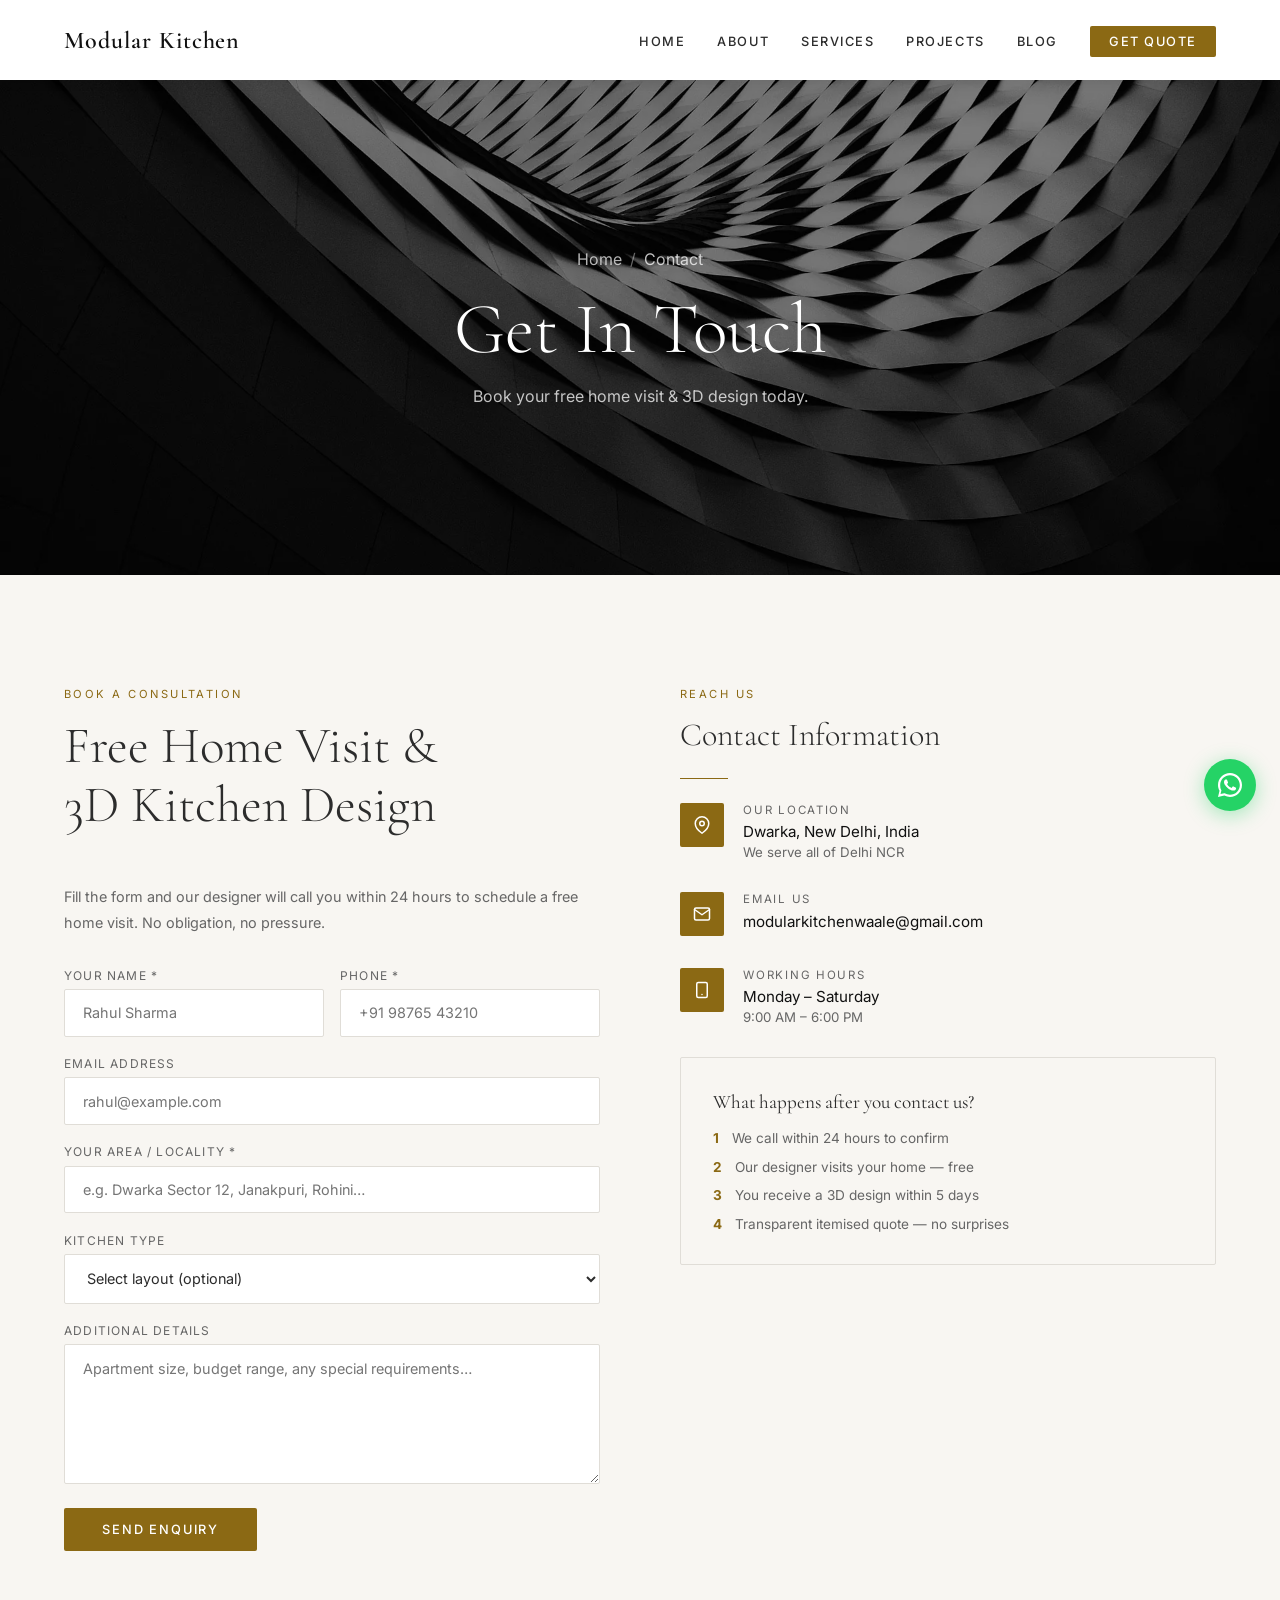
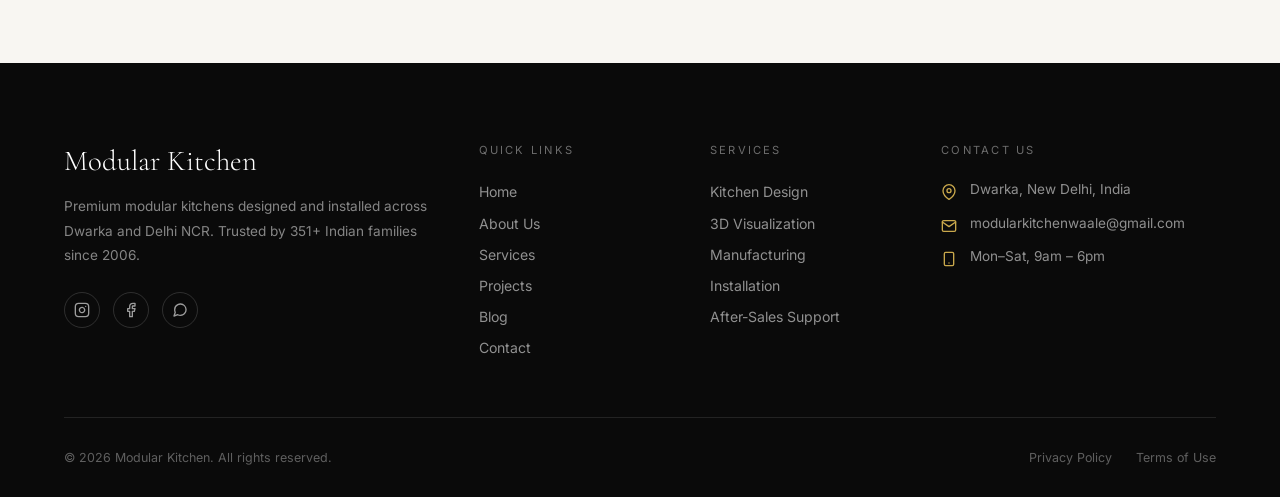
<file: contact.html>
<!DOCTYPE html>
<html lang="en">
<head>
<meta charset="UTF-8">
<meta name="viewport" content="width=device-width, initial-scale=1.0">
<title>Contact Us | Modular Kitchen — Free Kitchen Consultation Dwarka Delhi</title>
<meta name="description" content="Contact Modular Kitchen for a free home visit and kitchen design consultation in Dwarka, Delhi NCR. Email: modularkitchenwaale@gmail.com. Mon–Sat 9am–6pm.">
<meta name="robots" content="index, follow">
<link rel="canonical" href="https://modularkitchen.in/contact.html">
<meta property="og:title" content="Contact | Free Kitchen Consultation Dwarka Delhi">
<meta property="og:description" content="Book a free kitchen design consultation with Modular Kitchen, Dwarka, Delhi. We visit your home, take measurements and give you a free 3D design.">
<meta property="og:image" content="images/bg_3.webp">
<script type="application/ld+json">
{"@context":"https://schema.org","@type":"ContactPage","name":"Contact Modular Kitchen","description":"Book a free kitchen design consultation with Modular Kitchen in Dwarka, Delhi.","url":"https://modularkitchen.in/contact.html","mainEntity":{"@type":"LocalBusiness","name":"Modular Kitchen","email":"modularkitchenwaale@gmail.com","address":{"@type":"PostalAddress","streetAddress":"Dwarka","addressLocality":"New Delhi","addressRegion":"Delhi","addressCountry":"IN"},"openingHours":"Mo-Sa 09:00-18:00"}}
</script>
<link rel="stylesheet" href="css/mk.css">
<style>
.contact-form .form-row{display:grid;grid-template-columns:1fr 1fr;gap:1rem}
@media(max-width:600px){.contact-form .form-row{grid-template-columns:1fr}}
.form-submit{background:var(--gold);color:#fff;border:none;padding:.9rem 2.4rem;font-size:.8rem;letter-spacing:.14em;text-transform:uppercase;cursor:pointer;border-radius:2px;font-family:var(--sans);font-weight:500;transition:.3s}
.form-submit:hover{background:#6e5010}
.form-success{display:none;background:#f0f7ef;border:1px solid #c3e0bf;color:#2a6024;padding:1rem 1.4rem;border-radius:2px;font-size:.9rem;margin-top:1rem}
</style>
</head>
<body>

<!-- SCROLL PROGRESS -->
<div id="scroll-progress" aria-hidden="true"></div>

<!-- NAV -->
<nav class="site-nav scrolled" id="site-nav" aria-label="Main navigation">
  <a href="index.html" class="nav-logo" style="color:var(--dark)">Modular Kitchen</a>
  <ul class="nav-links" role="list">
    <li><a href="index.html">Home</a></li>
    <li><a href="about.html">About</a></li>
    <li><a href="services.html">Services</a></li>
    <li><a href="project.html">Projects</a></li>
    <li><a href="blog.html">Blog</a></li>
    <li><a href="contact.html" class="nav-cta">Get Quote</a></li>
  </ul>
  <button class="nav-toggle" aria-label="Open menu"><span></span><span></span><span></span></button>
</nav>
<nav class="nav-mobile" aria-label="Mobile navigation">
  <button class="nav-close" aria-label="Close menu">&times;</button>
  <a href="index.html">Home</a><a href="about.html">About</a><a href="services.html">Services</a>
  <a href="project.html">Projects</a><a href="blog.html">Blog</a><a href="contact.html">Get Quote</a>
</nav>

<!-- PAGE HERO -->
<header class="page-hero" style="background-image:url('images/bg_3.webp')" aria-label="Contact hero">
  <div class="page-hero-content">
    <p class="breadcrumb"><a href="index.html">Home</a><span>/</span>Contact</p>
    <h1>Get In Touch</h1>
    <p>Book your free home visit &amp; 3D design today.</p>
  </div>
</header>

<!-- CONTACT SECTION -->
<section class="section" aria-labelledby="contact-heading">
  <div class="container">
    <div class="contact-grid">
      <!-- FORM -->
      <div>
        <span class="section-label" data-reveal>Book a Consultation</span>
        <h2 class="section-title" id="contact-heading" data-reveal>Free Home Visit &amp;<br>3D Kitchen Design</h2>
        <div class="divider" data-reveal></div>
        <p style="font-size:.9rem;line-height:1.8;color:var(--muted);margin-bottom:2rem" data-reveal>Fill the form and our designer will call you within 24 hours to schedule a free home visit. No obligation, no pressure.</p>
        <form class="contact-form" id="contact-form" data-reveal novalidate>
          <div class="form-row">
            <div>
              <label for="name" style="font-size:.75rem;letter-spacing:.1em;text-transform:uppercase;color:var(--muted);display:block;margin-bottom:.4rem">Your Name *</label>
              <input type="text" id="name" name="name" placeholder="Rahul Sharma" required>
            </div>
            <div>
              <label for="phone" style="font-size:.75rem;letter-spacing:.1em;text-transform:uppercase;color:var(--muted);display:block;margin-bottom:.4rem">Phone *</label>
              <input type="tel" id="phone" name="phone" placeholder="+91 98765 43210" required>
            </div>
          </div>
          <label for="email" style="font-size:.75rem;letter-spacing:.1em;text-transform:uppercase;color:var(--muted);display:block;margin-bottom:.4rem">Email Address</label>
          <input type="email" id="email" name="email" placeholder="rahul@example.com">
          <label for="address" style="font-size:.75rem;letter-spacing:.1em;text-transform:uppercase;color:var(--muted);display:block;margin-bottom:.4rem">Your Area / Locality *</label>
          <input type="text" id="address" name="address" placeholder="e.g. Dwarka Sector 12, Janakpuri, Rohini…" required>
          <label for="kitchen-type" style="font-size:.75rem;letter-spacing:.1em;text-transform:uppercase;color:var(--muted);display:block;margin-bottom:.4rem">Kitchen Type</label>
          <select id="kitchen-type" name="kitchen-type">
            <option value="">Select layout (optional)</option>
            <option>L-Shaped Kitchen</option>
            <option>Parallel Kitchen</option>
            <option>U-Shaped Kitchen</option>
            <option>Straight / Linear Kitchen</option>
            <option>Island Kitchen</option>
            <option>Not Sure — Need Guidance</option>
          </select>
          <label for="message" style="font-size:.75rem;letter-spacing:.1em;text-transform:uppercase;color:var(--muted);display:block;margin-bottom:.4rem">Additional Details</label>
          <textarea id="message" name="message" placeholder="Apartment size, budget range, any special requirements…"></textarea>
          <button type="submit" class="form-submit" id="form-submit-btn">Send Enquiry</button>
          <div class="form-success" id="form-success" role="alert">
            &#10003; Thank you! We&rsquo;ll call you within 24 hours to schedule your free home visit.
          </div>
        </form>
      </div>

      <!-- INFO -->
      <div data-reveal="right">
        <span class="section-label">Reach Us</span>
        <h2 class="section-title" style="font-size:2rem">Contact Information</h2>
        <div class="divider"></div>
        <div class="contact-info-item">
          <div class="contact-icon">
            <svg width="18" height="18" viewBox="0 0 24 24" fill="none" stroke="currentColor" stroke-width="2" stroke-linecap="round" stroke-linejoin="round"><path d="M21 10c0 7-9 13-9 13s-9-6-9-13a9 9 0 0 1 18 0z"/><circle cx="12" cy="10" r="3"/></svg>
          </div>
          <div>
            <p class="contact-info-label">Our Location</p>
            <p class="contact-info-val">Dwarka, New Delhi, India</p>
            <p style="font-size:.83rem;color:var(--muted);margin-top:.2rem">We serve all of Delhi NCR</p>
          </div>
        </div>
        <div class="contact-info-item">
          <div class="contact-icon">
            <svg width="18" height="18" viewBox="0 0 24 24" fill="none" stroke="currentColor" stroke-width="2" stroke-linecap="round" stroke-linejoin="round"><path d="M4 4h16c1.1 0 2 .9 2 2v12c0 1.1-.9 2-2 2H4c-1.1 0-2-.9-2-2V6c0-1.1.9-2 2-2z"/><polyline points="22,6 12,13 2,6"/></svg>
          </div>
          <div>
            <p class="contact-info-label">Email Us</p>
            <a href="mailto:modularkitchenwaale@gmail.com" class="contact-info-val">modularkitchenwaale@gmail.com</a>
          </div>
        </div>
        <div class="contact-info-item">
          <div class="contact-icon">
            <svg width="18" height="18" viewBox="0 0 24 24" fill="none" stroke="currentColor" stroke-width="2" stroke-linecap="round" stroke-linejoin="round"><rect x="5" y="2" width="14" height="20" rx="2" ry="2"/><line x1="12" y1="18" x2="12.01" y2="18"/></svg>
          </div>
          <div>
            <p class="contact-info-label">Working Hours</p>
            <p class="contact-info-val">Monday – Saturday</p>
            <p style="font-size:.83rem;color:var(--muted);margin-top:.2rem">9:00 AM – 6:00 PM</p>
          </div>
        </div>

        <!-- WHY CONTACT -->
        <div style="background:var(--cream);border:1px solid var(--border);padding:2rem;margin-top:2rem;border-radius:2px">
          <p style="font-family:var(--serif);font-size:1.2rem;font-weight:400;margin-bottom:1rem">What happens after you contact us?</p>
          <ul style="list-style:none;padding:0">
            <li style="display:flex;gap:.8rem;margin-bottom:.8rem;font-size:.85rem;color:var(--muted)"><span style="color:var(--gold);font-weight:700">1</span>We call within 24 hours to confirm</li>
            <li style="display:flex;gap:.8rem;margin-bottom:.8rem;font-size:.85rem;color:var(--muted)"><span style="color:var(--gold);font-weight:700">2</span>Our designer visits your home — free</li>
            <li style="display:flex;gap:.8rem;margin-bottom:.8rem;font-size:.85rem;color:var(--muted)"><span style="color:var(--gold);font-weight:700">3</span>You receive a 3D design within 5 days</li>
            <li style="display:flex;gap:.8rem;font-size:.85rem;color:var(--muted)"><span style="color:var(--gold);font-weight:700">4</span>Transparent itemised quote — no surprises</li>
          </ul>
        </div>
      </div>
    </div>
  </div>
</section>

<!-- FOOTER -->
<footer class="site-footer" aria-label="Site footer">
  <div class="footer-grid container">
    <div>
      <p class="footer-brand-name">Modular Kitchen</p>
      <p class="footer-brand-desc">Premium modular kitchens designed and installed across Dwarka and Delhi NCR. Trusted by 351+ Indian families since 2006.</p>
      <div class="footer-social">
        <a href="https://instagram.com" target="_blank" rel="noopener" aria-label="Instagram"><svg width="16" height="16" viewBox="0 0 24 24" fill="none" stroke="currentColor" stroke-width="2" stroke-linecap="round" stroke-linejoin="round"><rect x="2" y="2" width="20" height="20" rx="5" ry="5"/><path d="M16 11.37A4 4 0 1 1 12.63 8 4 4 0 0 1 16 11.37z"/><line x1="17.5" y1="6.5" x2="17.51" y2="6.5"/></svg></a>
        <a href="https://facebook.com" target="_blank" rel="noopener" aria-label="Facebook"><svg width="16" height="16" viewBox="0 0 24 24" fill="none" stroke="currentColor" stroke-width="2" stroke-linecap="round" stroke-linejoin="round"><path d="M18 2h-3a5 5 0 0 0-5 5v3H7v4h3v8h4v-8h3l1-4h-4V7a1 1 0 0 1 1-1h3z"/></svg></a>
        <a href="https://wa.me/91XXXXXXXXXX" target="_blank" rel="noopener" aria-label="WhatsApp"><svg width="16" height="16" viewBox="0 0 24 24" fill="none" stroke="currentColor" stroke-width="2" stroke-linecap="round" stroke-linejoin="round"><path d="M21 11.5a8.38 8.38 0 0 1-.9 3.8 8.5 8.5 0 0 1-7.6 4.7 8.38 8.38 0 0 1-3.8-.9L3 21l1.9-5.7a8.38 8.38 0 0 1-.9-3.8 8.5 8.5 0 0 1 4.7-7.6 8.38 8.38 0 0 1 3.8-.9h.5a8.48 8.48 0 0 1 8 8v.5z"/></svg></a>
      </div>
    </div>
    <div><p class="footer-heading">Quick Links</p><ul class="footer-links"><li><a href="index.html">Home</a></li><li><a href="about.html">About Us</a></li><li><a href="services.html">Services</a></li><li><a href="project.html">Projects</a></li><li><a href="blog.html">Blog</a></li><li><a href="contact.html">Contact</a></li></ul></div>
    <div><p class="footer-heading">Services</p><ul class="footer-links"><li><a href="services.html">Kitchen Design</a></li><li><a href="services.html">3D Visualization</a></li><li><a href="services.html">Manufacturing</a></li><li><a href="services.html">Installation</a></li><li><a href="services.html">After-Sales Support</a></li></ul></div>
    <div>
      <p class="footer-heading">Contact Us</p>
      <div class="footer-contact-item"><svg width="16" height="16" viewBox="0 0 24 24" fill="none" stroke="currentColor" stroke-width="2" stroke-linecap="round" stroke-linejoin="round"><path d="M21 10c0 7-9 13-9 13s-9-6-9-13a9 9 0 0 1 18 0z"/><circle cx="12" cy="10" r="3"/></svg><span>Dwarka, New Delhi, India</span></div>
      <div class="footer-contact-item"><svg width="16" height="16" viewBox="0 0 24 24" fill="none" stroke="currentColor" stroke-width="2" stroke-linecap="round" stroke-linejoin="round"><path d="M4 4h16c1.1 0 2 .9 2 2v12c0 1.1-.9 2-2 2H4c-1.1 0-2-.9-2-2V6c0-1.1.9-2 2-2z"/><polyline points="22,6 12,13 2,6"/></svg><a href="mailto:modularkitchenwaale@gmail.com" style="color:inherit">modularkitchenwaale@gmail.com</a></div>
      <div class="footer-contact-item"><svg width="16" height="16" viewBox="0 0 24 24" fill="none" stroke="currentColor" stroke-width="2" stroke-linecap="round" stroke-linejoin="round"><rect x="5" y="2" width="14" height="20" rx="2" ry="2"/><line x1="12" y1="18" x2="12.01" y2="18"/></svg><span>Mon–Sat, 9am – 6pm</span></div>
    </div>
  </div>
  <div class="footer-bottom container">
    <p class="footer-copy">&copy; <script>document.write(new Date().getFullYear())</script> Modular Kitchen. All rights reserved.</p>
    <div class="footer-legal"><a href="#">Privacy Policy</a><a href="#">Terms of Use</a></div>
  </div>
</footer>

<!-- FLOATING BUTTONS -->
<div class="float-group" aria-label="Utility buttons">
  <a href="https://wa.me/91XXXXXXXXXX" class="float-wa" target="_blank" rel="noopener" aria-label="Chat on WhatsApp">
    <svg width="24" height="24" viewBox="0 0 24 24" fill="currentColor"><path d="M17.472 14.382c-.297-.149-1.758-.867-2.03-.967-.273-.099-.471-.148-.67.15-.197.297-.767.966-.94 1.164-.173.199-.347.223-.644.075-.297-.15-1.255-.463-2.39-1.475-.883-.788-1.48-1.761-1.653-2.059-.173-.297-.018-.458.13-.606.134-.133.298-.347.446-.52.149-.174.198-.298.298-.497.099-.198.05-.371-.025-.52-.075-.149-.669-1.612-.916-2.207-.242-.579-.487-.5-.669-.51-.173-.008-.371-.01-.57-.01-.198 0-.52.074-.792.372-.272.297-1.04 1.016-1.04 2.479 0 1.462 1.065 2.875 1.213 3.074.149.198 2.096 3.2 5.077 4.487.709.306 1.262.489 1.694.625.712.227 1.36.195 1.871.118.571-.085 1.758-.719 2.006-1.413.248-.694.248-1.289.173-1.413-.074-.124-.272-.198-.57-.347z"/><path d="M12 0C5.373 0 0 5.373 0 12c0 2.126.554 4.12 1.523 5.857L0 24l6.337-1.498A11.95 11.95 0 0012 24c6.627 0 12-5.373 12-12S18.627 0 12 0zm0 21.818c-1.957 0-3.782-.528-5.348-1.449l-.383-.227-3.764.889.952-3.671-.249-.396A9.787 9.787 0 012.182 12C2.182 6.573 6.573 2.182 12 2.182S21.818 6.573 21.818 12 17.427 21.818 12 21.818z"/></svg>
  </a>
  <button class="float-top" id="back-to-top" aria-label="Back to top">
    <svg width="16" height="16" viewBox="0 0 24 24" fill="none" stroke="currentColor" stroke-width="2.5" stroke-linecap="round" stroke-linejoin="round"><polyline points="18 15 12 9 6 15"/></svg>
  </button>
</div>

<script src="js/mk.js"></script>
<script>
// Simple form UX — show success message (connect to a backend/FormSpree in production)
document.getElementById('contact-form')?.addEventListener('submit',function(e){
  e.preventDefault();
  const btn = document.getElementById('form-submit-btn');
  btn.textContent = 'Sending…';
  btn.disabled = true;
  setTimeout(()=>{
    document.getElementById('form-success').style.display = 'block';
    btn.textContent = 'Message Sent!';
  }, 1200);
});
</script>
</body>
</html>
</file>
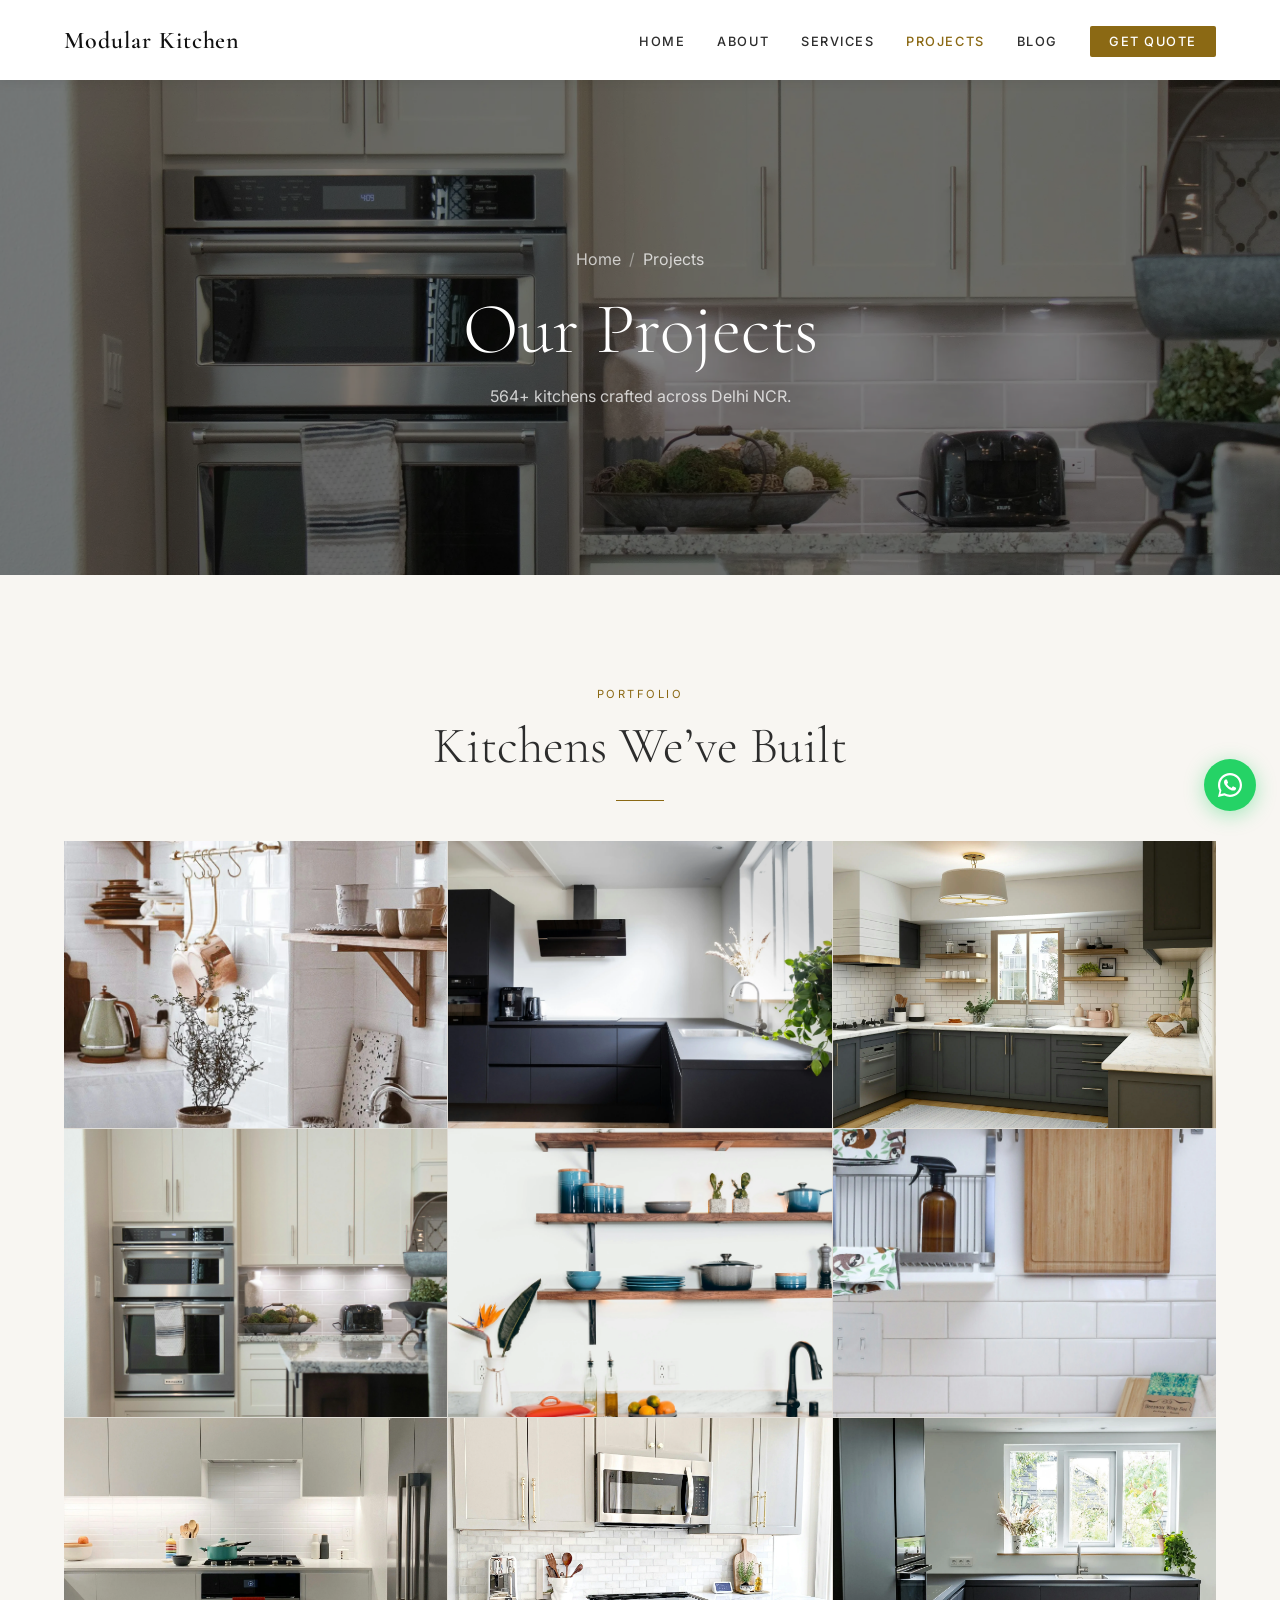
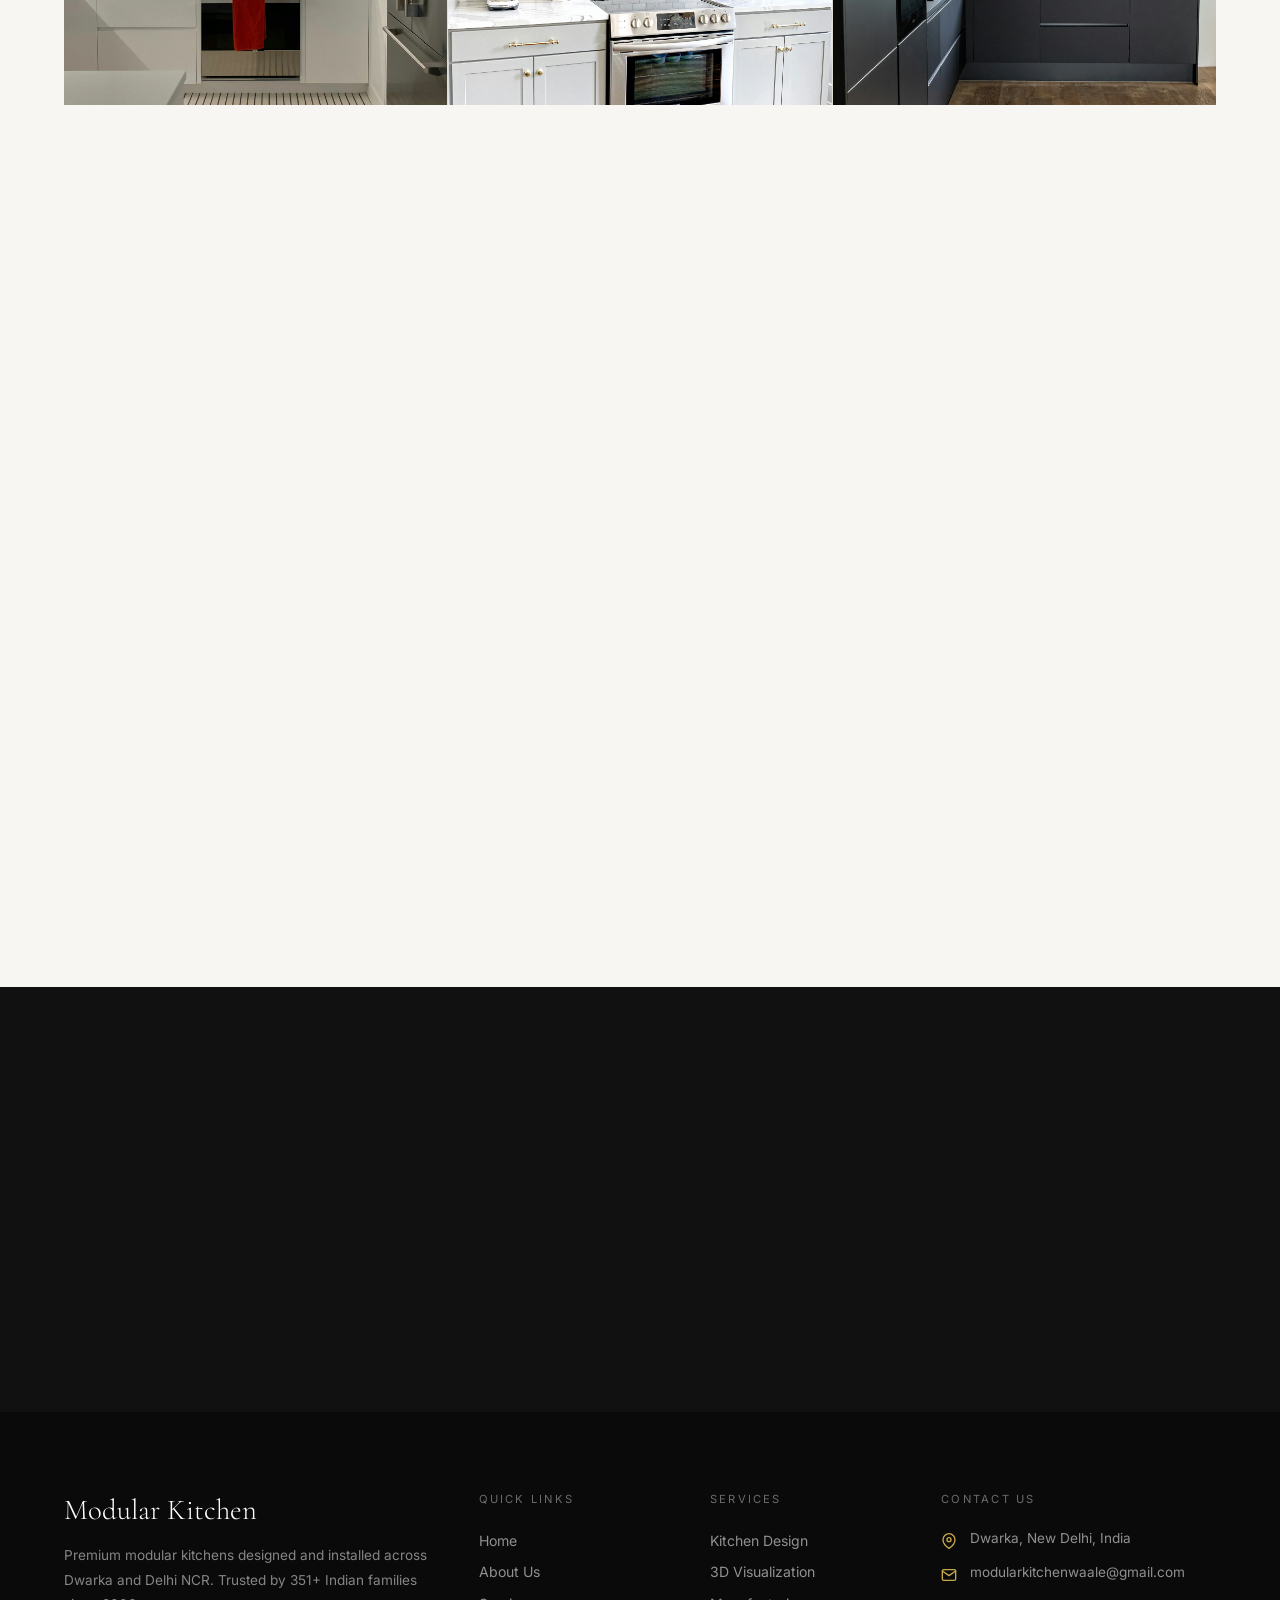
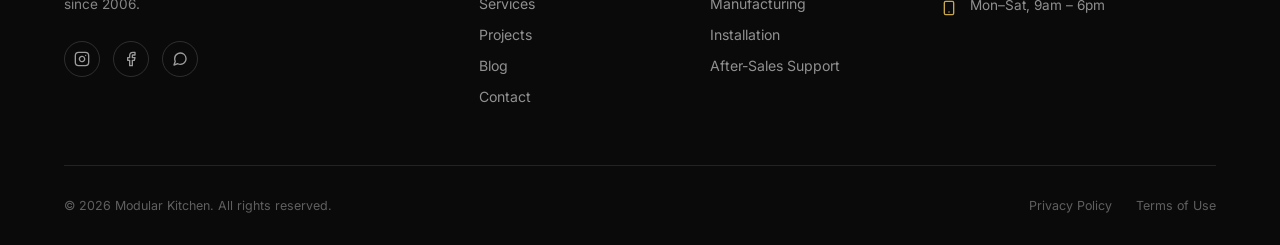
<file: project.html>
<!DOCTYPE html>
<html lang="en">
<head>
<meta charset="UTF-8">
<meta name="viewport" content="width=device-width, initial-scale=1.0">
<title>Projects | Modular Kitchen — Kitchen Portfolio Delhi NCR</title>
<meta name="description" content="Browse our portfolio of 564+ modular kitchen projects completed across Dwarka, Rohini, Janakpuri and Delhi NCR. Get inspired for your own kitchen.">
<meta name="robots" content="index, follow">
<link rel="canonical" href="https://modularkitchen.in/project.html">
<meta property="og:title" content="Our Projects | Modular Kitchen Portfolio Delhi">
<meta property="og:description" content="564+ completed modular kitchens across Delhi NCR. Browse our project gallery.">
<meta property="og:image" content="images/work-1.webp">
<link rel="stylesheet" href="css/mk.css">
<style>
.projects-full-grid{display:grid;grid-template-columns:repeat(3,1fr);gap:1px;background:var(--border)}
@media(max-width:768px){.projects-full-grid{grid-template-columns:repeat(2,1fr)}}
@media(max-width:480px){.projects-full-grid{grid-template-columns:1fr}}
.filter-bar{display:flex;gap:.8rem;flex-wrap:wrap;justify-content:center;margin-bottom:2.5rem}
.filter-btn{padding:.55rem 1.4rem;font-size:.75rem;letter-spacing:.12em;text-transform:uppercase;border:1px solid var(--border);background:#fff;cursor:pointer;border-radius:2px;transition:.3s;font-family:var(--sans)}
.filter-btn:hover,.filter-btn.active{background:var(--dark);color:#fff;border-color:var(--dark)}
</style>
</head>
<body>

<!-- SCROLL PROGRESS -->
<div id="scroll-progress" aria-hidden="true"></div>

<!-- NAV -->
<nav class="site-nav scrolled" id="site-nav" aria-label="Main navigation">
  <a href="index.html" class="nav-logo" style="color:var(--dark)">Modular Kitchen</a>
  <ul class="nav-links" role="list">
    <li><a href="index.html">Home</a></li>
    <li><a href="about.html">About</a></li>
    <li><a href="services.html">Services</a></li>
    <li><a href="project.html">Projects</a></li>
    <li><a href="blog.html">Blog</a></li>
    <li><a href="contact.html" class="nav-cta">Get Quote</a></li>
  </ul>
  <button class="nav-toggle" aria-label="Open menu"><span></span><span></span><span></span></button>
</nav>
<nav class="nav-mobile" aria-label="Mobile navigation">
  <button class="nav-close" aria-label="Close menu">&times;</button>
  <a href="index.html">Home</a><a href="about.html">About</a><a href="services.html">Services</a>
  <a href="project.html">Projects</a><a href="blog.html">Blog</a><a href="contact.html">Get Quote</a>
</nav>

<!-- PAGE HERO -->
<header class="page-hero" style="background-image:url('images/work-4.webp')" aria-label="Projects hero">
  <div class="page-hero-content">
    <p class="breadcrumb"><a href="index.html">Home</a><span>/</span>Projects</p>
    <h1>Our Projects</h1>
    <p>564+ kitchens crafted across Delhi NCR.</p>
  </div>
</header>

<!-- GALLERY -->
<section class="section" aria-labelledby="gallery-heading">
  <div class="container">
    <div class="text-center" style="margin-bottom:2.5rem">
      <span class="section-label" data-reveal>Portfolio</span>
      <h2 class="section-title" id="gallery-heading" data-reveal>Kitchens We&rsquo;ve Built</h2>
      <div class="divider divider-center" data-reveal></div>
    </div>
  </div>
  <div class="projects-full-grid" role="list">
    <div class="project-item" style="aspect-ratio:4/3" role="listitem" data-reveal>
      <img src="images/work-1.webp" alt="Modern L-shaped modular kitchen Dwarka Sector 12" loading="lazy">
      <div class="project-overlay"></div>
      <div class="project-name">L-Shape · Dwarka Sec 12</div>
    </div>
    <div class="project-item" style="aspect-ratio:4/3" role="listitem" data-reveal>
      <img src="images/work-2.webp" alt="Parallel kitchen Janakpuri Delhi" loading="lazy">
      <div class="project-overlay"></div>
      <div class="project-name">Parallel Kitchen · Janakpuri</div>
    </div>
    <div class="project-item" style="aspect-ratio:4/3" role="listitem" data-reveal>
      <img src="images/work-3.webp" alt="U-shaped kitchen Rohini Delhi" loading="lazy">
      <div class="project-overlay"></div>
      <div class="project-name">U-Shape Premium · Rohini</div>
    </div>
    <div class="project-item" style="aspect-ratio:4/3" role="listitem" data-reveal>
      <img src="images/work-4.webp" alt="White minimalist kitchen Dwarka Sector 6" loading="lazy">
      <div class="project-overlay"></div>
      <div class="project-name">Minimalist White · Dwarka Sec 6</div>
    </div>
    <div class="project-item" style="aspect-ratio:4/3" role="listitem" data-reveal>
      <img src="images/work-5.webp" alt="Dark walnut finish kitchen Palam Delhi" loading="lazy">
      <div class="project-overlay"></div>
      <div class="project-name">Dark Walnut · Palam</div>
    </div>
    <div class="project-item" style="aspect-ratio:4/3" role="listitem" data-reveal>
      <img src="images/work-6.webp" alt="Open kitchen with island Uttam Nagar" loading="lazy">
      <div class="project-overlay"></div>
      <div class="project-name">Open Kitchen · Uttam Nagar</div>
    </div>
    <div class="project-item" style="aspect-ratio:4/3" role="listitem" data-reveal>
      <img src="images/work-7.webp" alt="Compact studio kitchen Dwarka Sector 4" loading="lazy">
      <div class="project-overlay"></div>
      <div class="project-name">Compact Studio · Dwarka Sec 4</div>
    </div>
    <div class="project-item" style="aspect-ratio:4/3" role="listitem" data-reveal>
      <img src="images/work-8.webp" alt="Luxury kitchen Rajouri Garden Delhi" loading="lazy">
      <div class="project-overlay"></div>
      <div class="project-name">Luxury Finish · Rajouri Garden</div>
    </div>
    <div class="project-item" style="aspect-ratio:4/3" role="listitem" data-reveal>
      <img src="images/image_4.webp" alt="Contemporary kitchen design Delhi NCR" loading="lazy">
      <div class="project-overlay"></div>
      <div class="project-name">Contemporary · Dwarka Sec 10</div>
    </div>
  </div>
</section>

<!-- TESTIMONIALS -->
<section class="section section-cream" aria-labelledby="reviews-heading">
  <div class="container">
    <div class="text-center" style="margin-bottom:3rem">
      <span class="section-label" data-reveal>Client Reviews</span>
      <h2 class="section-title" id="reviews-heading" data-reveal>What Our Clients Say</h2>
      <div class="divider divider-center" data-reveal></div>
    </div>
    <div class="testi-grid" role="list">
      <article class="testi-card" data-reveal>
        <div class="testi-quote">&ldquo;</div>
        <p class="testi-text">The quality is outstanding. They used proper marine ply — you can see and feel the difference. Our kitchen looks stunning and still feels brand new after 3 years.</p>
        <div class="testi-author">
          <img src="images/person_4.webp" alt="Vikram Mehta" class="testi-avatar" loading="lazy">
          <div>
            <div class="testi-stars">&#9733;&#9733;&#9733;&#9733;&#9733;</div>
            <div class="testi-name">Vikram Mehta</div>
            <div class="testi-role">Business Owner, Uttam Nagar</div>
          </div>
        </div>
      </article>
      <article class="testi-card" data-reveal>
        <div class="testi-quote">&ldquo;</div>
        <p class="testi-text">They redesigned our entire kitchen in a 900 sq ft DDA flat. The designer suggested a parallel layout with a pull-out pantry that saved so much space. Very happy with the result.</p>
        <div class="testi-author">
          <img src="images/person_2.webp" alt="Sunita Agarwal" class="testi-avatar" loading="lazy">
          <div>
            <div class="testi-stars">&#9733;&#9733;&#9733;&#9733;&#9733;</div>
            <div class="testi-name">Sunita Agarwal</div>
            <div class="testi-role">Government Employee, Rohini</div>
          </div>
        </div>
      </article>
      <article class="testi-card" data-reveal>
        <div class="testi-quote">&ldquo;</div>
        <p class="testi-text">Fast, professional and great quality. Got 3 quotes from different vendors — Modular Kitchen wasn&rsquo;t the cheapest but definitely the best value. The 3D renders really helped us visualise everything.</p>
        <div class="testi-author">
          <img src="images/person_1.webp" alt="Amit Chaudhary" class="testi-avatar" loading="lazy">
          <div>
            <div class="testi-stars">&#9733;&#9733;&#9733;&#9733;&#9733;</div>
            <div class="testi-name">Amit Chaudhary</div>
            <div class="testi-role">IT Manager, Janakpuri</div>
          </div>
        </div>
      </article>
    </div>
  </div>
</section>

<!-- CTA -->
<section class="cta-strip" aria-labelledby="cta-heading">
  <h2 id="cta-heading" data-reveal>Want a Kitchen<br><em>Like These?</em></h2>
  <p data-reveal>Book a free home visit and get your custom 3D design in 5 days.</p>
  <a href="contact.html" class="btn btn-gold" data-reveal>Book Free Consultation</a>
</section>

<!-- FOOTER -->
<footer class="site-footer" aria-label="Site footer">
  <div class="footer-grid container">
    <div>
      <p class="footer-brand-name">Modular Kitchen</p>
      <p class="footer-brand-desc">Premium modular kitchens designed and installed across Dwarka and Delhi NCR. Trusted by 351+ Indian families since 2006.</p>
      <div class="footer-social">
        <a href="https://instagram.com" target="_blank" rel="noopener" aria-label="Instagram"><svg width="16" height="16" viewBox="0 0 24 24" fill="none" stroke="currentColor" stroke-width="2" stroke-linecap="round" stroke-linejoin="round"><rect x="2" y="2" width="20" height="20" rx="5" ry="5"/><path d="M16 11.37A4 4 0 1 1 12.63 8 4 4 0 0 1 16 11.37z"/><line x1="17.5" y1="6.5" x2="17.51" y2="6.5"/></svg></a>
        <a href="https://facebook.com" target="_blank" rel="noopener" aria-label="Facebook"><svg width="16" height="16" viewBox="0 0 24 24" fill="none" stroke="currentColor" stroke-width="2" stroke-linecap="round" stroke-linejoin="round"><path d="M18 2h-3a5 5 0 0 0-5 5v3H7v4h3v8h4v-8h3l1-4h-4V7a1 1 0 0 1 1-1h3z"/></svg></a>
        <a href="https://wa.me/91XXXXXXXXXX" target="_blank" rel="noopener" aria-label="WhatsApp"><svg width="16" height="16" viewBox="0 0 24 24" fill="none" stroke="currentColor" stroke-width="2" stroke-linecap="round" stroke-linejoin="round"><path d="M21 11.5a8.38 8.38 0 0 1-.9 3.8 8.5 8.5 0 0 1-7.6 4.7 8.38 8.38 0 0 1-3.8-.9L3 21l1.9-5.7a8.38 8.38 0 0 1-.9-3.8 8.5 8.5 0 0 1 4.7-7.6 8.38 8.38 0 0 1 3.8-.9h.5a8.48 8.48 0 0 1 8 8v.5z"/></svg></a>
      </div>
    </div>
    <div><p class="footer-heading">Quick Links</p><ul class="footer-links"><li><a href="index.html">Home</a></li><li><a href="about.html">About Us</a></li><li><a href="services.html">Services</a></li><li><a href="project.html">Projects</a></li><li><a href="blog.html">Blog</a></li><li><a href="contact.html">Contact</a></li></ul></div>
    <div><p class="footer-heading">Services</p><ul class="footer-links"><li><a href="services.html">Kitchen Design</a></li><li><a href="services.html">3D Visualization</a></li><li><a href="services.html">Manufacturing</a></li><li><a href="services.html">Installation</a></li><li><a href="services.html">After-Sales Support</a></li></ul></div>
    <div>
      <p class="footer-heading">Contact Us</p>
      <div class="footer-contact-item"><svg width="16" height="16" viewBox="0 0 24 24" fill="none" stroke="currentColor" stroke-width="2" stroke-linecap="round" stroke-linejoin="round"><path d="M21 10c0 7-9 13-9 13s-9-6-9-13a9 9 0 0 1 18 0z"/><circle cx="12" cy="10" r="3"/></svg><span>Dwarka, New Delhi, India</span></div>
      <div class="footer-contact-item"><svg width="16" height="16" viewBox="0 0 24 24" fill="none" stroke="currentColor" stroke-width="2" stroke-linecap="round" stroke-linejoin="round"><path d="M4 4h16c1.1 0 2 .9 2 2v12c0 1.1-.9 2-2 2H4c-1.1 0-2-.9-2-2V6c0-1.1.9-2 2-2z"/><polyline points="22,6 12,13 2,6"/></svg><a href="mailto:modularkitchenwaale@gmail.com" style="color:inherit">modularkitchenwaale@gmail.com</a></div>
      <div class="footer-contact-item"><svg width="16" height="16" viewBox="0 0 24 24" fill="none" stroke="currentColor" stroke-width="2" stroke-linecap="round" stroke-linejoin="round"><rect x="5" y="2" width="14" height="20" rx="2" ry="2"/><line x1="12" y1="18" x2="12.01" y2="18"/></svg><span>Mon–Sat, 9am – 6pm</span></div>
    </div>
  </div>
  <div class="footer-bottom container">
    <p class="footer-copy">&copy; <script>document.write(new Date().getFullYear())</script> Modular Kitchen. All rights reserved.</p>
    <div class="footer-legal"><a href="#">Privacy Policy</a><a href="#">Terms of Use</a></div>
  </div>
</footer>

<!-- FLOATING BUTTONS -->
<div class="float-group" aria-label="Utility buttons">
  <a href="https://wa.me/91XXXXXXXXXX" class="float-wa" target="_blank" rel="noopener" aria-label="Chat on WhatsApp">
    <svg width="24" height="24" viewBox="0 0 24 24" fill="currentColor"><path d="M17.472 14.382c-.297-.149-1.758-.867-2.03-.967-.273-.099-.471-.148-.67.15-.197.297-.767.966-.94 1.164-.173.199-.347.223-.644.075-.297-.15-1.255-.463-2.39-1.475-.883-.788-1.48-1.761-1.653-2.059-.173-.297-.018-.458.13-.606.134-.133.298-.347.446-.52.149-.174.198-.298.298-.497.099-.198.05-.371-.025-.52-.075-.149-.669-1.612-.916-2.207-.242-.579-.487-.5-.669-.51-.173-.008-.371-.01-.57-.01-.198 0-.52.074-.792.372-.272.297-1.04 1.016-1.04 2.479 0 1.462 1.065 2.875 1.213 3.074.149.198 2.096 3.2 5.077 4.487.709.306 1.262.489 1.694.625.712.227 1.36.195 1.871.118.571-.085 1.758-.719 2.006-1.413.248-.694.248-1.289.173-1.413-.074-.124-.272-.198-.57-.347z"/><path d="M12 0C5.373 0 0 5.373 0 12c0 2.126.554 4.12 1.523 5.857L0 24l6.337-1.498A11.95 11.95 0 0012 24c6.627 0 12-5.373 12-12S18.627 0 12 0zm0 21.818c-1.957 0-3.782-.528-5.348-1.449l-.383-.227-3.764.889.952-3.671-.249-.396A9.787 9.787 0 012.182 12C2.182 6.573 6.573 2.182 12 2.182S21.818 6.573 21.818 12 17.427 21.818 12 21.818z"/></svg>
  </a>
  <button class="float-top" id="back-to-top" aria-label="Back to top">
    <svg width="16" height="16" viewBox="0 0 24 24" fill="none" stroke="currentColor" stroke-width="2.5" stroke-linecap="round" stroke-linejoin="round"><polyline points="18 15 12 9 6 15"/></svg>
  </button>
</div>

<script src="js/mk.js"></script>
</body>
</html>
</file>
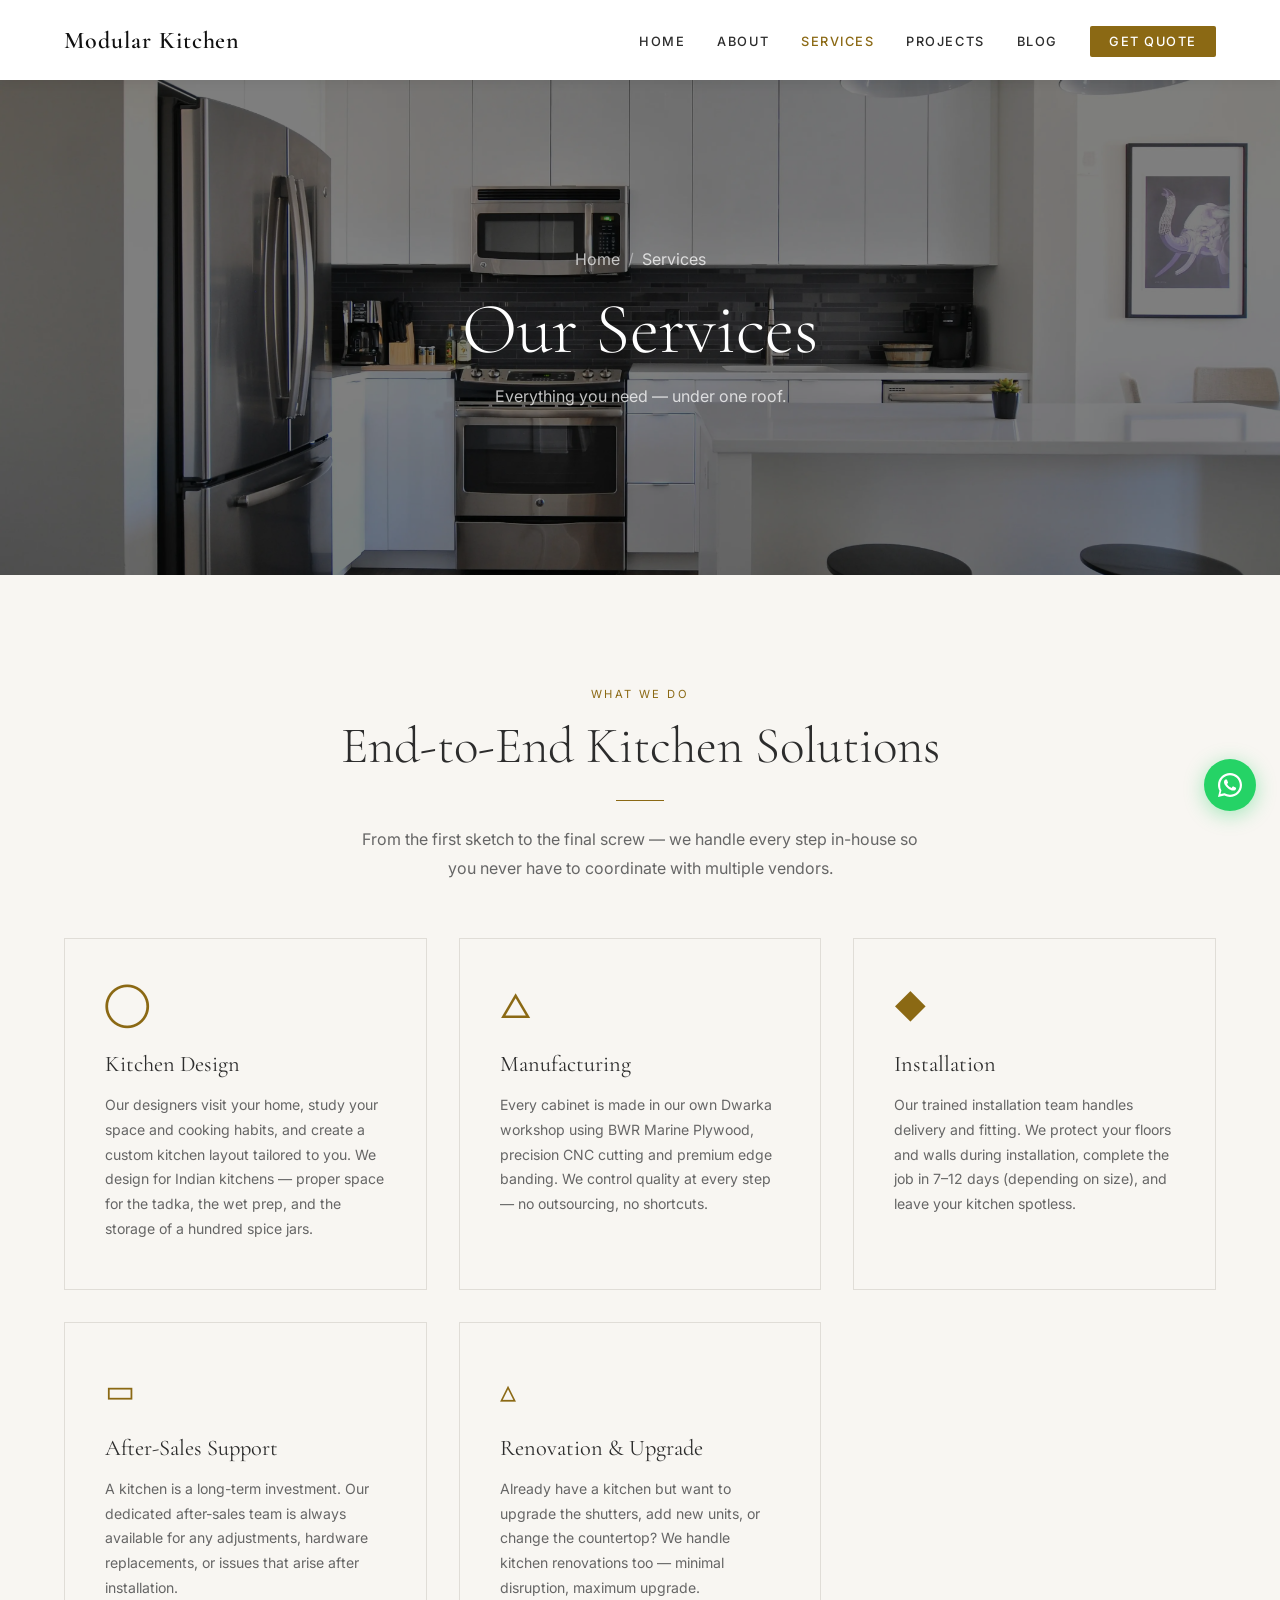
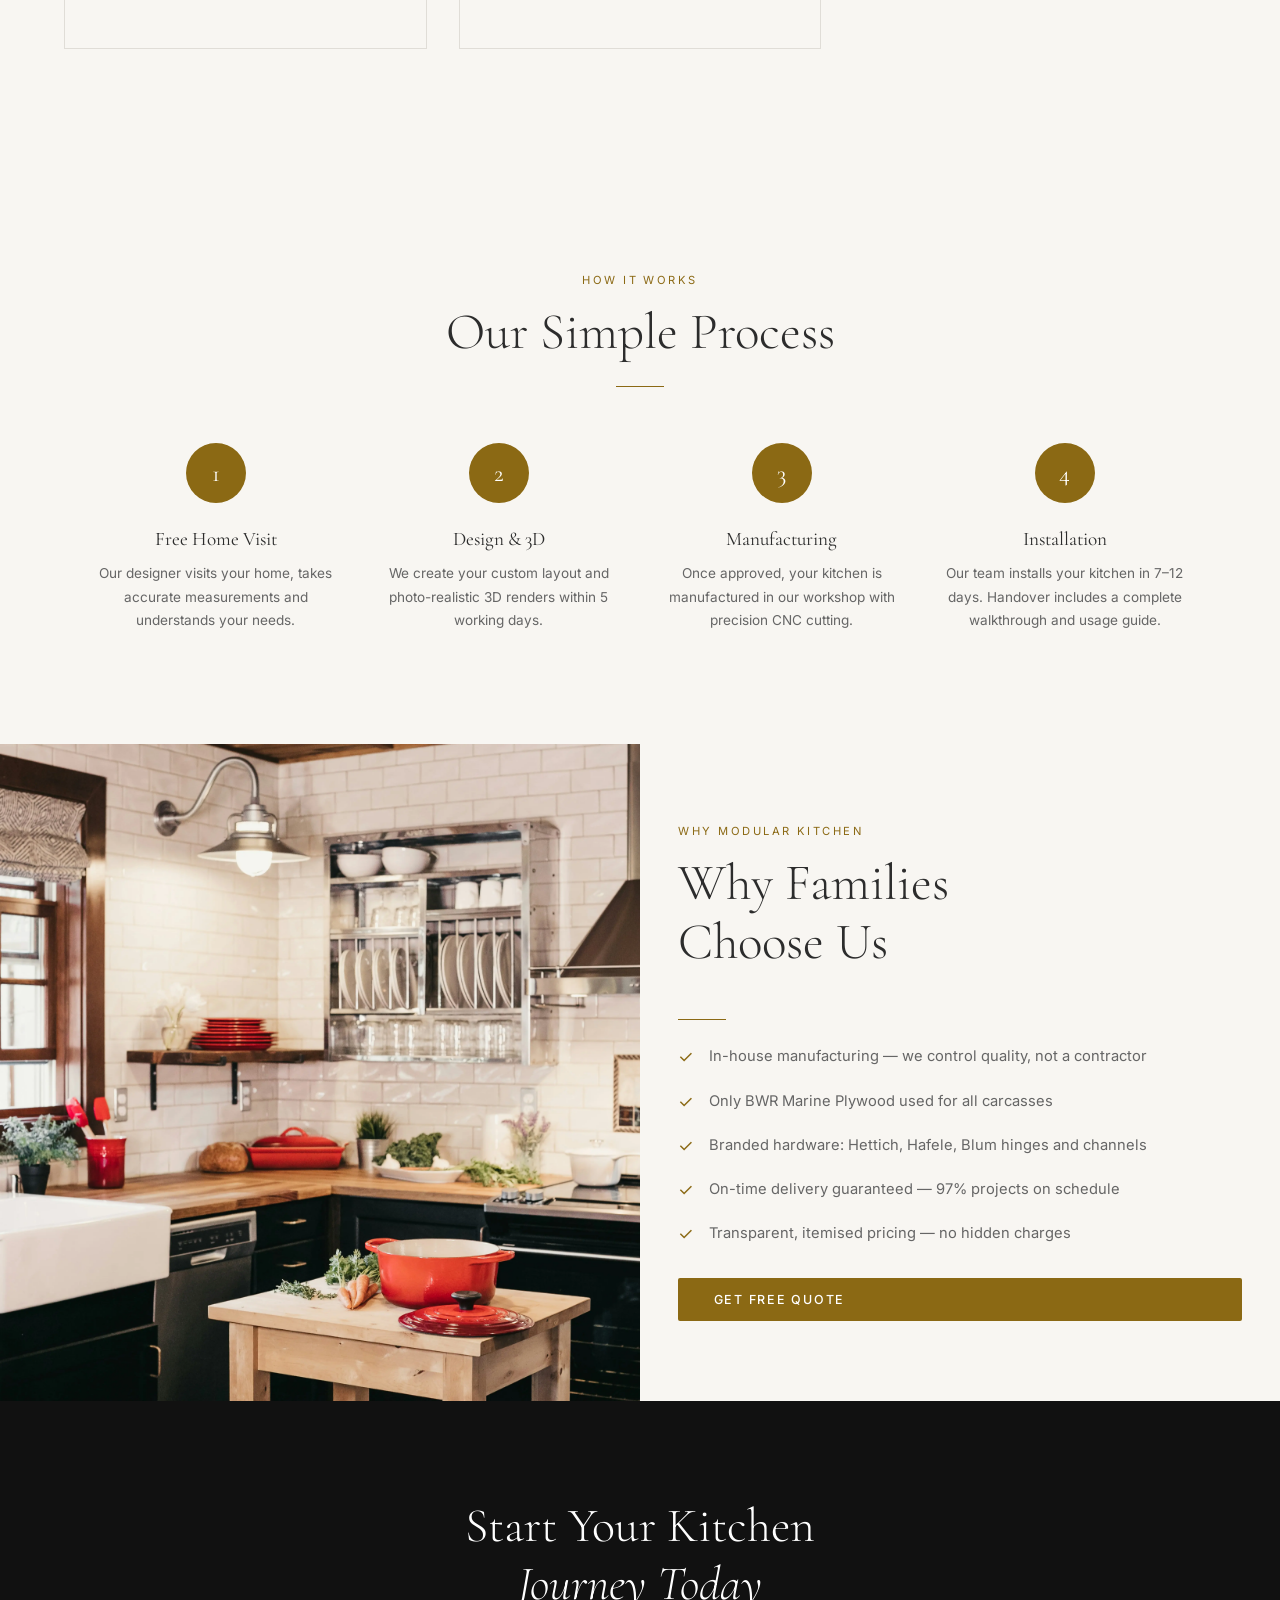
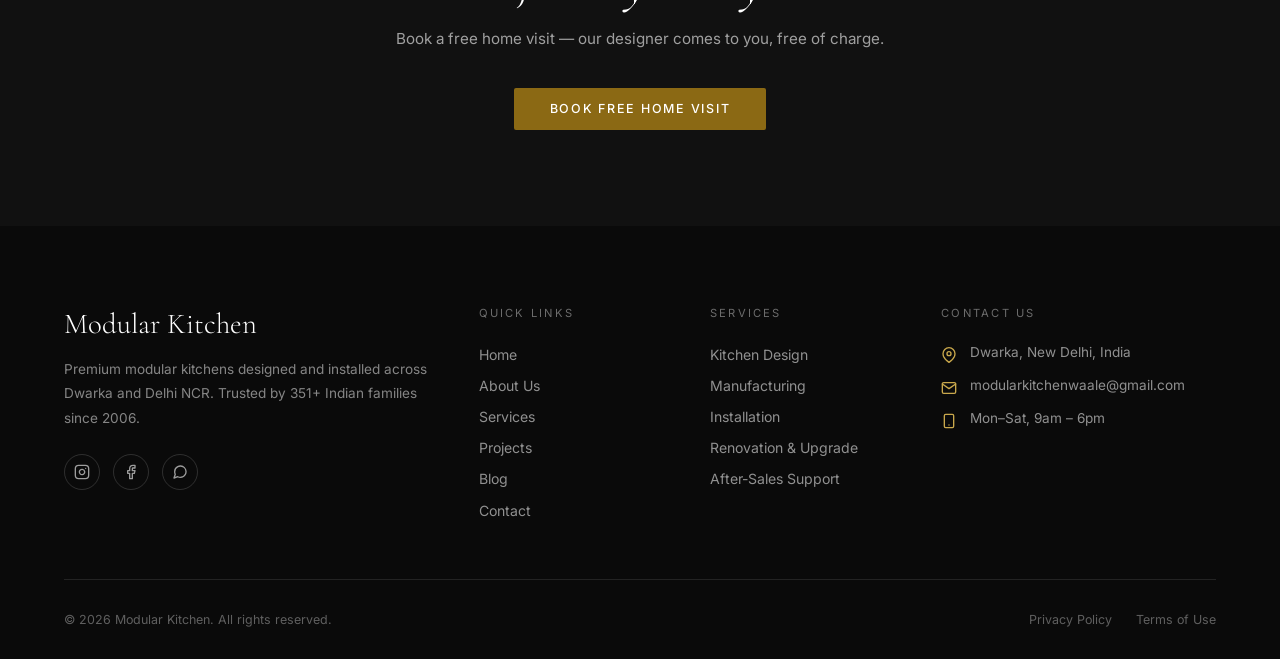
<file: services.html>
<!DOCTYPE html>
<html lang="en">
<head>
<meta charset="UTF-8">
<meta name="viewport" content="width=device-width, initial-scale=1.0">
<title>Services | Modular Kitchen — Design, Manufacturing & Installation in Delhi</title>
<meta name="description" content="Modular Kitchen offers end-to-end kitchen services: custom design, quality manufacturing, professional installation and after-sales support in Dwarka and Delhi NCR.">
<meta name="robots" content="index, follow">
<link rel="canonical" href="https://modularkitchen.in/services.html">
<meta property="og:title" content="Kitchen Design Services | Modular Kitchen Delhi">
<meta property="og:description" content="Complete modular kitchen services from design to installation in Dwarka, Delhi. Get a free 3D design today.">
<meta property="og:image" content="images/bg_2.webp">
<link rel="stylesheet" href="css/mk.css">
</head>
<body>

<!-- SCROLL PROGRESS -->
<div id="scroll-progress" aria-hidden="true"></div>

<!-- NAV -->
<nav class="site-nav scrolled" id="site-nav" aria-label="Main navigation">
  <a href="index.html" class="nav-logo" style="color:var(--dark)">Modular Kitchen</a>
  <ul class="nav-links" role="list">
    <li><a href="index.html">Home</a></li>
    <li><a href="about.html">About</a></li>
    <li><a href="services.html">Services</a></li>
    <li><a href="project.html">Projects</a></li>
    <li><a href="blog.html">Blog</a></li>
    <li><a href="contact.html" class="nav-cta">Get Quote</a></li>
  </ul>
  <button class="nav-toggle" aria-label="Open menu"><span></span><span></span><span></span></button>
</nav>
<nav class="nav-mobile" aria-label="Mobile navigation">
  <button class="nav-close" aria-label="Close menu">&times;</button>
  <a href="index.html">Home</a><a href="about.html">About</a><a href="services.html">Services</a>
  <a href="project.html">Projects</a><a href="blog.html">Blog</a><a href="contact.html">Get Quote</a>
</nav>

<!-- PAGE HERO -->
<header class="page-hero" style="background-image:url('images/bg_2.webp')" aria-label="Services hero">
  <div class="page-hero-content">
    <p class="breadcrumb"><a href="index.html">Home</a><span>/</span>Services</p>
    <h1>Our Services</h1>
    <p>Everything you need — under one roof.</p>
  </div>
</header>

<!-- SERVICES -->
<section class="section" aria-labelledby="services-heading">
  <div class="container">
    <div class="text-center" style="margin-bottom:3.5rem">
      <span class="section-label" data-reveal>What We Do</span>
      <h2 class="section-title" id="services-heading" data-reveal>End-to-End Kitchen Solutions</h2>
      <div class="divider divider-center" data-reveal></div>
      <p class="section-body" data-reveal style="margin:0 auto">From the first sketch to the final screw — we handle every step in-house so you never have to coordinate with multiple vendors.</p>
    </div>
    <div class="services-grid">
      <div class="service-card" data-reveal>
        <div class="service-icon">&#9711;</div>
        <h3>Kitchen Design</h3>
        <p>Our designers visit your home, study your space and cooking habits, and create a custom kitchen layout tailored to you. We design for Indian kitchens — proper space for the tadka, the wet prep, and the storage of a hundred spice jars.</p>
      </div>

      <div class="service-card" data-reveal>
        <div class="service-icon">&#9651;</div>
        <h3>Manufacturing</h3>
        <p>Every cabinet is made in our own Dwarka workshop using BWR Marine Plywood, precision CNC cutting and premium edge banding. We control quality at every step — no outsourcing, no shortcuts.</p>
      </div>
      <div class="service-card" data-reveal>
        <div class="service-icon">&#9670;</div>
        <h3>Installation</h3>
        <p>Our trained installation team handles delivery and fitting. We protect your floors and walls during installation, complete the job in 7–12 days (depending on size), and leave your kitchen spotless.</p>
      </div>
      <div class="service-card" data-reveal>
        <div class="service-icon">&#9645;</div>
        <h3>After-Sales Support</h3>
        <p>A kitchen is a long-term investment. Our dedicated after-sales team is always available for any adjustments, hardware replacements, or issues that arise after installation.</p>
      </div>
      <div class="service-card" data-reveal>
        <div class="service-icon">&#9653;</div>
        <h3>Renovation & Upgrade</h3>
        <p>Already have a kitchen but want to upgrade the shutters, add new units, or change the countertop? We handle kitchen renovations too — minimal disruption, maximum upgrade.</p>
      </div>
    </div>
  </div>
</section>

<!-- PROCESS -->
<section class="section section-cream" aria-labelledby="process-heading">
  <div class="container">
    <div class="text-center" style="margin-bottom:3.5rem">
      <span class="section-label" data-reveal>How It Works</span>
      <h2 class="section-title" id="process-heading" data-reveal>Our Simple Process</h2>
      <div class="divider divider-center" data-reveal></div>
    </div>
    <div style="display:grid;grid-template-columns:repeat(4,1fr);gap:2rem;max-width:1100px;margin:0 auto" class="process-grid">
      <div style="text-align:center" data-reveal>
        <div style="width:60px;height:60px;border-radius:50%;background:var(--gold);color:#fff;display:flex;align-items:center;justify-content:center;font-family:var(--serif);font-size:1.5rem;margin:0 auto 1.5rem">1</div>
        <h3 style="font-family:var(--serif);font-weight:400;font-size:1.2rem;margin-bottom:.7rem">Free Home Visit</h3>
        <p style="font-size:.85rem;color:var(--muted);line-height:1.7">Our designer visits your home, takes accurate measurements and understands your needs.</p>
      </div>
      <div style="text-align:center" data-reveal>
        <div style="width:60px;height:60px;border-radius:50%;background:var(--gold);color:#fff;display:flex;align-items:center;justify-content:center;font-family:var(--serif);font-size:1.5rem;margin:0 auto 1.5rem">2</div>
        <h3 style="font-family:var(--serif);font-weight:400;font-size:1.2rem;margin-bottom:.7rem">Design & 3D</h3>
        <p style="font-size:.85rem;color:var(--muted);line-height:1.7">We create your custom layout and photo-realistic 3D renders within 5 working days.</p>
      </div>
      <div style="text-align:center" data-reveal>
        <div style="width:60px;height:60px;border-radius:50%;background:var(--gold);color:#fff;display:flex;align-items:center;justify-content:center;font-family:var(--serif);font-size:1.5rem;margin:0 auto 1.5rem">3</div>
        <h3 style="font-family:var(--serif);font-weight:400;font-size:1.2rem;margin-bottom:.7rem">Manufacturing</h3>
        <p style="font-size:.85rem;color:var(--muted);line-height:1.7">Once approved, your kitchen is manufactured in our workshop with precision CNC cutting.</p>
      </div>
      <div style="text-align:center" data-reveal>
        <div style="width:60px;height:60px;border-radius:50%;background:var(--gold);color:#fff;display:flex;align-items:center;justify-content:center;font-family:var(--serif);font-size:1.5rem;margin:0 auto 1.5rem">4</div>
        <h3 style="font-family:var(--serif);font-weight:400;font-size:1.2rem;margin-bottom:.7rem">Installation</h3>
        <p style="font-size:.85rem;color:var(--muted);line-height:1.7">Our team installs your kitchen in 7–12 days. Handover includes a complete walkthrough and usage guide.</p>
      </div>
    </div>
  </div>
</section>

<!-- SPLIT - WHY US -->
<section class="split">
  <div class="split-img" style="background-image:url('images/becca-tapert-uGak0qtrphM-unsplash.webp')" role="img" aria-label="Kitchen interior detail"></div>
  <div class="split-body">
    <span class="section-label" data-reveal>Why Modular Kitchen</span>
    <h2 class="section-title" data-reveal>Why Families<br>Choose Us</h2>
    <div class="divider" data-reveal></div>
    <ul style="list-style:none;margin:0;padding:0" data-reveal>
      <li style="display:flex;gap:1rem;margin-bottom:1.2rem;align-items:flex-start"><span style="color:var(--gold);font-size:1.1rem;margin-top:2px">&#10003;</span><span style="font-size:.92rem;line-height:1.7;color:var(--muted)">In-house manufacturing — we control quality, not a contractor</span></li>
      <li style="display:flex;gap:1rem;margin-bottom:1.2rem;align-items:flex-start"><span style="color:var(--gold);font-size:1.1rem;margin-top:2px">&#10003;</span><span style="font-size:.92rem;line-height:1.7;color:var(--muted)">Only BWR Marine Plywood used for all carcasses</span></li>
      <li style="display:flex;gap:1rem;margin-bottom:1.2rem;align-items:flex-start"><span style="color:var(--gold);font-size:1.1rem;margin-top:2px">&#10003;</span><span style="font-size:.92rem;line-height:1.7;color:var(--muted)">Branded hardware: Hettich, Hafele, Blum hinges and channels</span></li>

      <li style="display:flex;gap:1rem;margin-bottom:1.2rem;align-items:flex-start"><span style="color:var(--gold);font-size:1.1rem;margin-top:2px">&#10003;</span><span style="font-size:.92rem;line-height:1.7;color:var(--muted)">On-time delivery guaranteed — 97% projects on schedule</span></li>
      <li style="display:flex;gap:1rem;align-items:flex-start"><span style="color:var(--gold);font-size:1.1rem;margin-top:2px">&#10003;</span><span style="font-size:.92rem;line-height:1.7;color:var(--muted)">Transparent, itemised pricing — no hidden charges</span></li>
    </ul>
    <a href="contact.html" class="btn btn-gold mt-4" data-reveal style="display:inline-block">Get Free Quote</a>
  </div>
</section>

<!-- CTA -->
<section class="cta-strip" aria-labelledby="cta-heading">
  <h2 id="cta-heading" data-reveal>Start Your Kitchen<br><em>Journey Today</em></h2>
  <p data-reveal>Book a free home visit — our designer comes to you, free of charge.</p>
  <a href="contact.html" class="btn btn-gold" data-reveal>Book Free Home Visit</a>
</section>

<!-- FOOTER -->
<footer class="site-footer" aria-label="Site footer">
  <div class="footer-grid container">
    <div>
      <p class="footer-brand-name">Modular Kitchen</p>
      <p class="footer-brand-desc">Premium modular kitchens designed and installed across Dwarka and Delhi NCR. Trusted by 351+ Indian families since 2006.</p>
      <div class="footer-social">
        <a href="https://instagram.com" target="_blank" rel="noopener" aria-label="Instagram"><svg width="16" height="16" viewBox="0 0 24 24" fill="none" stroke="currentColor" stroke-width="2" stroke-linecap="round" stroke-linejoin="round"><rect x="2" y="2" width="20" height="20" rx="5" ry="5"/><path d="M16 11.37A4 4 0 1 1 12.63 8 4 4 0 0 1 16 11.37z"/><line x1="17.5" y1="6.5" x2="17.51" y2="6.5"/></svg></a>
        <a href="https://facebook.com" target="_blank" rel="noopener" aria-label="Facebook"><svg width="16" height="16" viewBox="0 0 24 24" fill="none" stroke="currentColor" stroke-width="2" stroke-linecap="round" stroke-linejoin="round"><path d="M18 2h-3a5 5 0 0 0-5 5v3H7v4h3v8h4v-8h3l1-4h-4V7a1 1 0 0 1 1-1h3z"/></svg></a>
        <a href="https://wa.me/91XXXXXXXXXX" target="_blank" rel="noopener" aria-label="WhatsApp"><svg width="16" height="16" viewBox="0 0 24 24" fill="none" stroke="currentColor" stroke-width="2" stroke-linecap="round" stroke-linejoin="round"><path d="M21 11.5a8.38 8.38 0 0 1-.9 3.8 8.5 8.5 0 0 1-7.6 4.7 8.38 8.38 0 0 1-3.8-.9L3 21l1.9-5.7a8.38 8.38 0 0 1-.9-3.8 8.5 8.5 0 0 1 4.7-7.6 8.38 8.38 0 0 1 3.8-.9h.5a8.48 8.48 0 0 1 8 8v.5z"/></svg></a>
      </div>
    </div>
    <div><p class="footer-heading">Quick Links</p><ul class="footer-links"><li><a href="index.html">Home</a></li><li><a href="about.html">About Us</a></li><li><a href="services.html">Services</a></li><li><a href="project.html">Projects</a></li><li><a href="blog.html">Blog</a></li><li><a href="contact.html">Contact</a></li></ul></div>
    <div><p class="footer-heading">Services</p><ul class="footer-links"><li><a href="services.html">Kitchen Design</a></li><li><a href="services.html">Manufacturing</a></li><li><a href="services.html">Installation</a></li><li><a href="services.html">Renovation &amp; Upgrade</a></li><li><a href="services.html">After-Sales Support</a></li></ul></div>
    <div>
      <p class="footer-heading">Contact Us</p>
      <div class="footer-contact-item"><svg width="16" height="16" viewBox="0 0 24 24" fill="none" stroke="currentColor" stroke-width="2" stroke-linecap="round" stroke-linejoin="round"><path d="M21 10c0 7-9 13-9 13s-9-6-9-13a9 9 0 0 1 18 0z"/><circle cx="12" cy="10" r="3"/></svg><span>Dwarka, New Delhi, India</span></div>
      <div class="footer-contact-item"><svg width="16" height="16" viewBox="0 0 24 24" fill="none" stroke="currentColor" stroke-width="2" stroke-linecap="round" stroke-linejoin="round"><path d="M4 4h16c1.1 0 2 .9 2 2v12c0 1.1-.9 2-2 2H4c-1.1 0-2-.9-2-2V6c0-1.1.9-2 2-2z"/><polyline points="22,6 12,13 2,6"/></svg><a href="mailto:modularkitchenwaale@gmail.com" style="color:inherit">modularkitchenwaale@gmail.com</a></div>
      <div class="footer-contact-item"><svg width="16" height="16" viewBox="0 0 24 24" fill="none" stroke="currentColor" stroke-width="2" stroke-linecap="round" stroke-linejoin="round"><rect x="5" y="2" width="14" height="20" rx="2" ry="2"/><line x1="12" y1="18" x2="12.01" y2="18"/></svg><span>Mon–Sat, 9am – 6pm</span></div>
    </div>
  </div>
  <div class="footer-bottom container">
    <p class="footer-copy">&copy; <script>document.write(new Date().getFullYear())</script> Modular Kitchen. All rights reserved.</p>
    <div class="footer-legal"><a href="#">Privacy Policy</a><a href="#">Terms of Use</a></div>
  </div>
</footer>

<style>
@media(max-width:768px){
  .process-grid{grid-template-columns:repeat(2,1fr)!important}
}
@media(max-width:480px){
  .process-grid{grid-template-columns:1fr!important}
}
</style>

<!-- FLOATING BUTTONS -->
<div class="float-group" aria-label="Utility buttons">
  <a href="https://wa.me/91XXXXXXXXXX" class="float-wa" target="_blank" rel="noopener" aria-label="Chat on WhatsApp">
    <svg width="24" height="24" viewBox="0 0 24 24" fill="currentColor"><path d="M17.472 14.382c-.297-.149-1.758-.867-2.03-.967-.273-.099-.471-.148-.67.15-.197.297-.767.966-.94 1.164-.173.199-.347.223-.644.075-.297-.15-1.255-.463-2.39-1.475-.883-.788-1.48-1.761-1.653-2.059-.173-.297-.018-.458.13-.606.134-.133.298-.347.446-.52.149-.174.198-.298.298-.497.099-.198.05-.371-.025-.52-.075-.149-.669-1.612-.916-2.207-.242-.579-.487-.5-.669-.51-.173-.008-.371-.01-.57-.01-.198 0-.52.074-.792.372-.272.297-1.04 1.016-1.04 2.479 0 1.462 1.065 2.875 1.213 3.074.149.198 2.096 3.2 5.077 4.487.709.306 1.262.489 1.694.625.712.227 1.36.195 1.871.118.571-.085 1.758-.719 2.006-1.413.248-.694.248-1.289.173-1.413-.074-.124-.272-.198-.57-.347z"/><path d="M12 0C5.373 0 0 5.373 0 12c0 2.126.554 4.12 1.523 5.857L0 24l6.337-1.498A11.95 11.95 0 0012 24c6.627 0 12-5.373 12-12S18.627 0 12 0zm0 21.818c-1.957 0-3.782-.528-5.348-1.449l-.383-.227-3.764.889.952-3.671-.249-.396A9.787 9.787 0 012.182 12C2.182 6.573 6.573 2.182 12 2.182S21.818 6.573 21.818 12 17.427 21.818 12 21.818z"/></svg>
  </a>
  <button class="float-top" id="back-to-top" aria-label="Back to top">
    <svg width="16" height="16" viewBox="0 0 24 24" fill="none" stroke="currentColor" stroke-width="2.5" stroke-linecap="round" stroke-linejoin="round"><polyline points="18 15 12 9 6 15"/></svg>
  </button>
</div>

<script src="js/mk.js"></script>
</body>
</html>
</file>
<file: css/mk.css>
@import url('https://fonts.googleapis.com/css2?family=Cormorant+Garamond:ital,wght@0,300;0,400;0,600;1,300;1,400&family=Inter:wght@300;400;500;600&display=swap');

*,*::before,*::after{box-sizing:border-box;margin:0;padding:0}
html{scroll-behavior:smooth;font-size:16px}
body{font-family:'Inter',sans-serif;background:#F8F6F2;color:#2C2C2C;overflow-x:hidden}
img{max-width:100%;display:block}
a{text-decoration:none;color:inherit}
ul{list-style:none}

/* ── TOKENS ── */
:root{
  --cream:#F8F6F2;
  --dark:#111111;
  --gold:#8B6914;
  --gold-light:#C9A84C;
  --text:#2C2C2C;
  --muted:#666;
  --border:#E0DDD7;
  --serif:'Cormorant Garamond',serif;
  --sans:'Inter',sans-serif;
  --nav-h:80px;
}

/* ── NAVBAR ── */
.site-nav{
  position:fixed;top:0;left:0;right:0;z-index:1000;
  height:var(--nav-h);
  display:flex;align-items:center;justify-content:space-between;
  padding:0 5%;
  transition:background .4s,box-shadow .4s;
}
.site-nav.scrolled{background:#fff;box-shadow:0 1px 12px rgba(0,0,0,.08)}
.site-nav.dark-nav{background:var(--dark)}
.nav-logo{font-family:var(--serif);font-size:1.5rem;font-weight:600;color:#fff;letter-spacing:.04em;transition:color .4s}
.site-nav.scrolled .nav-logo{color:var(--dark)}
.nav-links{display:flex;gap:2rem;align-items:center}
.nav-links a{font-size:.8rem;font-weight:500;letter-spacing:.12em;text-transform:uppercase;color:rgba(255,255,255,.85);transition:color .3s}
.site-nav.scrolled .nav-links a{color:var(--text)}
.nav-links a:hover,.nav-links a.active{color:var(--gold-light)}
.site-nav.scrolled .nav-links a:hover,.site-nav.scrolled .nav-links a.active{color:var(--gold)}
.nav-cta{background:var(--gold);color:#fff!important;padding:.5rem 1.2rem;border-radius:2px;transition:background .3s!important}
.nav-cta:hover{background:var(--dark)!important;color:#fff!important}

/* hamburger */
.nav-toggle{display:none;flex-direction:column;gap:5px;cursor:pointer;padding:8px;background:none;border:none;border-radius:4px;-webkit-tap-highlight-color:transparent;z-index:1001;position:relative}
.nav-toggle span{width:24px;height:2px;background:#fff;transition:transform .35s ease,opacity .35s ease,top .35s ease;display:block;border-radius:2px;position:relative}
.site-nav.scrolled .nav-toggle span{background:var(--dark)}
/* Animated hamburger → X */
.nav-toggle.is-open span:nth-child(1){transform:translateY(7px) rotate(45deg)}
.nav-toggle.is-open span:nth-child(2){opacity:0;transform:scaleX(0)}
.nav-toggle.is-open span:nth-child(3){transform:translateY(-7px) rotate(-45deg)}
/* Mobile full-screen overlay — uses opacity/visibility so CSS transition works on close */
.nav-mobile{
  display:flex;
  position:fixed;inset:0;
  background:rgba(10,10,10,.97);
  z-index:1000;
  flex-direction:column;align-items:center;justify-content:center;gap:1.8rem;padding:2rem;
  opacity:0;visibility:hidden;
  transition:opacity .35s ease,visibility .35s ease;
}
.nav-mobile.open{opacity:1;visibility:visible}
.nav-mobile a{
  font-family:var(--serif);font-size:1.8rem;color:#fff;
  letter-spacing:.04em;transition:color .2s,transform .2s;text-align:center;
  transform:translateY(12px);opacity:0;
  transition:color .2s,transform .4s ease,opacity .4s ease;
}
.nav-mobile.open a{transform:translateY(0);opacity:1}
.nav-mobile.open a:nth-child(2){transition-delay:.05s}
.nav-mobile.open a:nth-child(3){transition-delay:.1s}
.nav-mobile.open a:nth-child(4){transition-delay:.15s}
.nav-mobile.open a:nth-child(5){transition-delay:.2s}
.nav-mobile.open a:nth-child(6){transition-delay:.25s}
.nav-mobile.open a:nth-child(7){transition-delay:.3s}
.nav-mobile a:hover,.nav-mobile a.active{color:var(--gold-light)}
.nav-close{position:absolute;top:1.5rem;right:5%;font-size:2.2rem;color:rgba(255,255,255,.7);cursor:pointer;background:none;border:none;line-height:1;padding:.5rem;-webkit-tap-highlight-color:transparent;transition:color .2s,transform .2s}
.nav-close:hover{color:#fff;transform:rotate(90deg)}

/* ── HERO ── */
.hero{position:relative;height:100vh;min-height:600px;overflow:hidden}
.hero-slide{position:absolute;inset:0;background-size:cover;background-position:center;opacity:0;transition:opacity 1.2s ease}
.hero-slide.active{opacity:1}
.hero-overlay{position:absolute;inset:0;background:linear-gradient(to bottom,rgba(0,0,0,.45) 0%,rgba(0,0,0,.25) 60%,rgba(0,0,0,.5) 100%)}
.hero-content{position:relative;z-index:2;height:100%;display:flex;flex-direction:column;align-items:center;justify-content:center;text-align:center;padding:0 6%}
.hero-eyebrow{font-size:.75rem;letter-spacing:.2em;text-transform:uppercase;color:rgba(255,255,255,.7);margin-bottom:1.5rem}
.hero h1{font-family:var(--serif);font-size:clamp(2.8rem,7vw,5.5rem);font-weight:300;color:#fff;line-height:1.1;margin-bottom:1.5rem;max-width:850px}
.hero h1 em{font-style:italic;font-weight:300}
.hero-sub{font-size:1rem;color:rgba(255,255,255,.8);max-width:500px;line-height:1.7;margin-bottom:2.5rem}
.hero-dots{position:absolute;bottom:2rem;left:50%;transform:translateX(-50%);display:flex;gap:.6rem;z-index:3}
.hero-dot{width:6px;height:6px;border-radius:50%;background:rgba(255,255,255,.4);cursor:pointer;transition:.3s}
.hero-dot.active{background:#fff;width:24px;border-radius:4px}

/* ── BUTTONS ── */
.btn{display:inline-block;padding:.85rem 2.2rem;font-size:.78rem;letter-spacing:.14em;text-transform:uppercase;font-weight:500;border-radius:2px;cursor:pointer;border:none;transition:.3s}
.btn-gold{background:var(--gold);color:#fff}
.btn-gold:hover{background:#6e5010;color:#fff}
.btn-outline{background:transparent;color:#fff;border:1px solid rgba(255,255,255,.7)}
.btn-outline:hover{background:#fff;color:var(--dark)}
.btn-dark{background:var(--dark);color:#fff}
.btn-dark:hover{background:var(--gold);color:#fff}
.btn-outline-dark{background:transparent;color:var(--dark);border:1px solid var(--dark)}
.btn-outline-dark:hover{background:var(--dark);color:#fff}

/* ── SECTION COMMONS ── */
.section{padding:7rem 5%}
.section-sm{padding:4rem 5%}
.section-dark{background:var(--dark);color:#fff}
.section-gold{background:var(--gold);color:#fff}
.section-cream{background:var(--cream)}
.container{max-width:1280px;margin:0 auto}
.section-label{font-size:.7rem;letter-spacing:.22em;text-transform:uppercase;color:var(--gold);margin-bottom:1rem;display:block}
.section-dark .section-label{color:var(--gold-light)}
.section-title{font-family:var(--serif);font-size:clamp(2rem,4vw,3.2rem);font-weight:300;line-height:1.15;margin-bottom:1.5rem}
.section-body{font-size:1rem;line-height:1.8;color:var(--muted);max-width:560px}
.section-dark .section-body{color:rgba(255,255,255,.65)}
.text-center{text-align:center}
.text-center .section-body{margin-left:auto;margin-right:auto}
.divider{width:48px;height:1px;background:var(--gold);margin:1.5rem 0}
.divider-center{margin-left:auto;margin-right:auto}

/* ── TAGLINE ── */
.tagline-strip{padding:3.5rem 5%;border-top:1px solid var(--border);border-bottom:1px solid var(--border);text-align:center}
.tagline-strip p{font-family:var(--serif);font-size:clamp(1.3rem,3vw,2rem);font-weight:300;font-style:italic;color:var(--dark);letter-spacing:.02em}

/* ── ABOUT SPLIT ── */
.split{display:grid;grid-template-columns:1fr 1fr;min-height:600px}
.split-img{background-size:cover;background-position:center}
.split-body{display:flex;flex-direction:column;justify-content:center;padding:5rem 6%}
.split.reverse .split-img{order:2}
.split.reverse .split-body{order:1}

/* ── STATS ── */
.stats-bar{background:var(--dark);padding:5rem 5%}
.stats-grid{display:grid;grid-template-columns:repeat(4,1fr);gap:2rem;max-width:1100px;margin:0 auto;text-align:center}
.stat-number{font-family:var(--serif);font-size:clamp(2.5rem,5vw,4rem);font-weight:300;color:var(--gold-light);line-height:1}
.stat-label{font-size:.75rem;letter-spacing:.16em;text-transform:uppercase;color:rgba(255,255,255,.55);margin-top:.6rem}

/* ── PROJECTS GRID ── */
.projects-grid{display:grid;grid-template-columns:repeat(4,1fr);gap:1px;background:var(--border)}
.project-item{position:relative;overflow:hidden;aspect-ratio:3/4;cursor:pointer}
.project-item img{width:100%;height:100%;object-fit:cover;transition:transform .7s ease}
.project-item:hover img{transform:scale(1.06)}
.project-overlay{position:absolute;inset:0;background:linear-gradient(to top,rgba(0,0,0,.7) 0%,transparent 50%);opacity:0;transition:.4s}
.project-item:hover .project-overlay{opacity:1}
.project-name{position:absolute;bottom:1.5rem;left:1.5rem;right:1.5rem;font-family:var(--serif);font-size:1.15rem;color:#fff;transform:translateY(10px);opacity:0;transition:.4s}
.project-item:hover .project-name{transform:translateY(0);opacity:1}

/* ── TESTIMONIALS ── */
.testimonials-wrap{position:relative;overflow:hidden}
.testimonials-track{display:flex;transition:transform .6s ease}
.testimonial-slide{min-width:100%;padding:0 1rem}
.testi-grid{display:grid;grid-template-columns:repeat(3,1fr);gap:2rem;max-width:1100px;margin:0 auto}
.testi-card{background:#fff;border:1px solid var(--border);padding:2.5rem;position:relative}
.testi-quote{font-family:var(--serif);font-size:3rem;color:var(--gold);line-height:.6;margin-bottom:1.5rem}
.testi-text{font-size:.95rem;line-height:1.8;color:var(--text);margin-bottom:2rem}
.testi-author{display:flex;align-items:center;gap:1rem}
.testi-avatar{width:50px;height:50px;border-radius:50%;object-fit:cover}
.testi-name{font-weight:600;font-size:.9rem}
.testi-role{font-size:.78rem;color:var(--muted)}
.testi-stars{color:var(--gold);font-size:.85rem;margin-bottom:.3rem}
.testi-nav{display:flex;justify-content:center;gap:1rem;margin-top:3rem}
.testi-btn{width:44px;height:44px;border-radius:50%;border:1px solid var(--border);background:#fff;cursor:pointer;display:flex;align-items:center;justify-content:center;font-size:1.1rem;transition:.3s}
.testi-btn:hover{background:var(--dark);color:#fff;border-color:var(--dark)}

/* ── BLOG ── */
.blog-grid{display:grid;grid-template-columns:repeat(3,1fr);gap:2rem}
.blog-card{background:#fff;border:1px solid var(--border);overflow:hidden;transition:transform .3s,box-shadow .3s}
.blog-card:hover{transform:translateY(-4px);box-shadow:0 12px 40px rgba(0,0,0,.08)}
.blog-img-wrap{overflow:hidden;aspect-ratio:16/10}
.blog-img-wrap img{width:100%;height:100%;object-fit:cover;transition:transform .5s}
.blog-card:hover .blog-img-wrap img{transform:scale(1.04)}
.blog-body{padding:1.8rem}
.blog-cat{font-size:.68rem;letter-spacing:.18em;text-transform:uppercase;color:var(--gold);margin-bottom:.7rem;display:block}
.blog-title{font-family:var(--serif);font-size:1.35rem;font-weight:400;line-height:1.35;margin-bottom:.8rem;color:var(--dark)}
.blog-title a:hover{color:var(--gold)}
.blog-excerpt{font-size:.88rem;line-height:1.7;color:var(--muted);margin-bottom:1.2rem}
.blog-meta{font-size:.75rem;color:var(--muted);display:flex;gap:1rem;align-items:center}
.blog-meta span::before{content:'·';margin-right:.5rem}
.blog-meta span:first-child::before{content:''}

/* ── CTA STRIP ── */
.cta-strip{background:var(--dark);padding:6rem 5%;text-align:center}
.cta-strip h2{font-family:var(--serif);font-size:clamp(2rem,4vw,3rem);color:#fff;font-weight:300;margin-bottom:1rem}
.cta-strip p{color:rgba(255,255,255,.6);margin-bottom:2.5rem;font-size:.95rem}

/* ── SERVICES LIST ── */
.services-grid{display:grid;grid-template-columns:repeat(3,1fr);gap:2rem}
.service-card{border:1px solid var(--border);padding:3rem 2.5rem;transition:.3s;position:relative;overflow:hidden}
.service-card::before{content:'';position:absolute;bottom:0;left:0;right:0;height:3px;background:var(--gold);transform:scaleX(0);transition:.4s}
.service-card:hover{background:#fff;box-shadow:0 8px 32px rgba(0,0,0,.07)}
.service-card:hover::before{transform:scaleX(1)}
.service-icon{font-size:2rem;margin-bottom:1.5rem;color:var(--gold)}
.service-card h3{font-family:var(--serif);font-size:1.4rem;font-weight:400;margin-bottom:1rem}
.service-card p{font-size:.88rem;line-height:1.75;color:var(--muted)}

/* ── ABOUT PAGE ── */
.about-hero{height:60vh;min-height:400px;background-size:cover;background-position:center;display:flex;align-items:flex-end;padding:4rem 5%;position:relative}
.about-hero::before{content:'';position:absolute;inset:0;background:linear-gradient(to top,rgba(0,0,0,.65),rgba(0,0,0,.2))}
.about-hero-text{position:relative;z-index:1}
.about-hero h1{font-family:var(--serif);font-size:clamp(2.5rem,5vw,4rem);color:#fff;font-weight:300}

/* ── TEAM ── */
.team-grid{display:grid;grid-template-columns:repeat(4,1fr);gap:1.5rem}
.team-card{text-align:center}
.team-img{width:100%;aspect-ratio:1;object-fit:cover;border-radius:2px;margin-bottom:1.2rem;filter:grayscale(20%);transition:.4s}
.team-card:hover .team-img{filter:grayscale(0)}
.team-name{font-family:var(--serif);font-size:1.1rem;font-weight:400}
.team-role{font-size:.78rem;color:var(--muted);text-transform:uppercase;letter-spacing:.1em;margin-top:.3rem}

/* ── CONTACT ── */
.contact-grid{display:grid;grid-template-columns:1fr 1fr;gap:5rem;align-items:start}
.contact-form input,.contact-form textarea,.contact-form select{width:100%;border:1px solid var(--border);background:#fff;padding:.9rem 1.1rem;font-family:var(--sans);font-size:.9rem;color:var(--text);margin-bottom:1.2rem;border-radius:2px;transition:.3s;outline:none}
.contact-form input:focus,.contact-form textarea:focus{border-color:var(--gold)}
.contact-form textarea{height:140px;resize:vertical}
.contact-info-item{display:flex;gap:1.2rem;margin-bottom:2rem;align-items:flex-start}
.contact-icon{width:44px;height:44px;background:var(--gold);border-radius:2px;display:flex;align-items:center;justify-content:center;color:#fff;font-size:1.1rem;flex-shrink:0}
.contact-info-label{font-size:.72rem;letter-spacing:.15em;text-transform:uppercase;color:var(--muted);margin-bottom:.3rem}
.contact-info-val{font-size:.95rem;color:var(--dark)}

/* ── PAGE HERO ── */
.page-hero{height:55vh;min-height:380px;background-size:cover;background-position:center;display:flex;align-items:center;justify-content:center;text-align:center;position:relative;margin-top:var(--nav-h)}
.page-hero::before{content:'';position:absolute;inset:0;background:rgba(0,0,0,.5)}
.page-hero-content{position:relative;z-index:1}
.page-hero h1{font-family:var(--serif);font-size:clamp(2.5rem,6vw,4.5rem);color:#fff;font-weight:300;margin-bottom:.8rem}
.page-hero p{color:rgba(255,255,255,.75);font-size:1rem}
.breadcrumb{font-size:.75rem;color:rgba(255,255,255,.6);margin-bottom:1rem}
.breadcrumb a{color:rgba(255,255,255,.7)}
.breadcrumb span{color:rgba(255,255,255,.4);margin:0 .5rem}

/* ── FOOTER ── */
.site-footer{background:#0a0a0a;color:#fff;padding:5rem 5% 2rem}
.footer-grid{display:grid;grid-template-columns:2fr 1fr 1fr 1.5fr;gap:3rem;padding-bottom:3rem;border-bottom:1px solid rgba(255,255,255,.1)}
.footer-brand-name{font-family:var(--serif);font-size:1.8rem;font-weight:300;margin-bottom:1rem;color:#fff}
.footer-brand-desc{font-size:.85rem;color:rgba(255,255,255,.5);line-height:1.8;margin-bottom:1.5rem}
.footer-social{display:flex;gap:.8rem}
.footer-social a{width:36px;height:36px;border:1px solid rgba(255,255,255,.15);border-radius:50%;display:flex;align-items:center;justify-content:center;font-size:.85rem;color:rgba(255,255,255,.6);transition:.3s}
.footer-social a:hover{background:var(--gold);border-color:var(--gold);color:#fff}
.footer-heading{font-size:.7rem;letter-spacing:.2em;text-transform:uppercase;color:rgba(255,255,255,.4);margin-bottom:1.5rem}
.footer-links li{margin-bottom:.7rem}
.footer-links a{font-size:.88rem;color:rgba(255,255,255,.55);transition:.3s}
.footer-links a:hover{color:var(--gold-light)}
.footer-contact-item{display:flex;gap:.8rem;margin-bottom:.9rem;font-size:.85rem;color:rgba(255,255,255,.55);align-items:flex-start}
.footer-contact-item svg{flex-shrink:0;margin-top:3px;color:var(--gold-light)}
.footer-bottom{padding-top:2rem;display:flex;justify-content:space-between;align-items:center;flex-wrap:wrap;gap:1rem}
.footer-copy{font-size:.78rem;color:rgba(255,255,255,.35)}
.footer-legal{display:flex;gap:1.5rem}
.footer-legal a{font-size:.78rem;color:rgba(255,255,255,.35);transition:.3s}
.footer-legal a:hover{color:rgba(255,255,255,.7)}

/* ── UTILS ── */
.mt-1{margin-top:.5rem}.mt-2{margin-top:1rem}.mt-3{margin-top:1.5rem}.mt-4{margin-top:2rem}.mt-5{margin-top:3rem}
.mb-1{margin-bottom:.5rem}.mb-2{margin-bottom:1rem}.mb-3{margin-bottom:1.5rem}.mb-4{margin-bottom:2rem}
.gap-1{gap:.5rem}.gap-2{gap:1rem}
.flex{display:flex}.flex-center{align-items:center;justify-content:center}
.grid-2{display:grid;grid-template-columns:1fr 1fr;gap:2rem}

/* ── BLOG SINGLE ── */
.blog-single-hero{height:65vh;min-height:420px;background-size:cover;background-position:center;position:relative;margin-top:var(--nav-h)}
.blog-single-hero::before{content:'';position:absolute;inset:0;background:rgba(0,0,0,.45)}
.blog-single-content{max-width:760px;margin:0 auto;padding:5rem 5%}
.blog-single-content h2{font-family:var(--serif);font-size:1.8rem;font-weight:400;margin:2.5rem 0 1rem}
.blog-single-content p{font-size:.97rem;line-height:1.9;color:var(--text);margin-bottom:1.4rem}
.blog-single-content strong{font-weight:600;color:var(--dark)}
.blog-tag{display:inline-block;background:var(--cream);border:1px solid var(--border);padding:.3rem .8rem;font-size:.72rem;letter-spacing:.12em;text-transform:uppercase;color:var(--gold);border-radius:2px;margin-right:.5rem;margin-bottom:.5rem}

/* ── RESPONSIVE ── */
@media(max-width:1024px){
  .projects-grid{grid-template-columns:repeat(2,1fr)}
  .team-grid{grid-template-columns:repeat(2,1fr)}
  .footer-grid{grid-template-columns:1fr 1fr;gap:2rem}
}
@media(max-width:768px){
  :root{--nav-h:64px}
  .nav-links{display:none}
  .nav-toggle{display:flex}
  .split{grid-template-columns:1fr}
  .split-img{height:300px}
  .split.reverse .split-img{order:unset}
  .split.reverse .split-body{order:unset}
  .stats-grid{grid-template-columns:repeat(2,1fr)}
  .services-grid{grid-template-columns:1fr}
  .blog-grid{grid-template-columns:1fr}
  .testi-grid{grid-template-columns:1fr}
  .contact-grid{grid-template-columns:1fr;gap:3rem}
  .team-grid{grid-template-columns:repeat(2,1fr)}
  .footer-grid{grid-template-columns:1fr}
  .footer-bottom{flex-direction:column;text-align:center}
  .section{padding:4rem 5%}
}
@media(max-width:480px){
  .projects-grid{grid-template-columns:1fr 1fr}
  .stats-grid{grid-template-columns:1fr 1fr}
}

/* ── SCROLL REVEAL ── */
[data-reveal]{opacity:0;transform:translateY(28px);transition:opacity .7s ease,transform .7s ease}
[data-reveal].revealed{opacity:1;transform:none}
[data-reveal="left"]{transform:translateX(-28px)}
[data-reveal="right"]{transform:translateX(28px)}
[data-reveal="left"].revealed,[data-reveal="right"].revealed{transform:none}

/* ── SCROLL PROGRESS BAR ── */
#scroll-progress{
  position:fixed;top:0;left:0;height:3px;
  background:linear-gradient(90deg,var(--gold),var(--gold-light));
  width:0%;z-index:2000;transition:width .1s linear;
  pointer-events:none;
}

/* ── FLOATING BUTTONS ── */
.float-group{position:fixed;bottom:2rem;right:1.5rem;display:flex;flex-direction:column;gap:.8rem;z-index:900;align-items:center}
.float-wa{
  width:52px;height:52px;border-radius:50%;
  background:#25D366;color:#fff;
  display:flex;align-items:center;justify-content:center;
  box-shadow:0 4px 20px rgba(37,211,102,.4);
  transition:transform .3s,box-shadow .3s;
  text-decoration:none;
}
.float-wa:hover{transform:scale(1.1);box-shadow:0 6px 28px rgba(37,211,102,.55)}
.float-top{
  width:44px;height:44px;border-radius:50%;
  background:#fff;color:var(--dark);
  border:1px solid var(--border);
  display:flex;align-items:center;justify-content:center;
  cursor:pointer;box-shadow:0 2px 12px rgba(0,0,0,.1);
  transition:transform .3s,background .3s,opacity .3s;
  opacity:0;pointer-events:none;
  font-size:1rem;
}
.float-top.visible{opacity:1;pointer-events:auto}
.float-top:hover{background:var(--dark);color:#fff;transform:translateY(-3px)}
</file>
